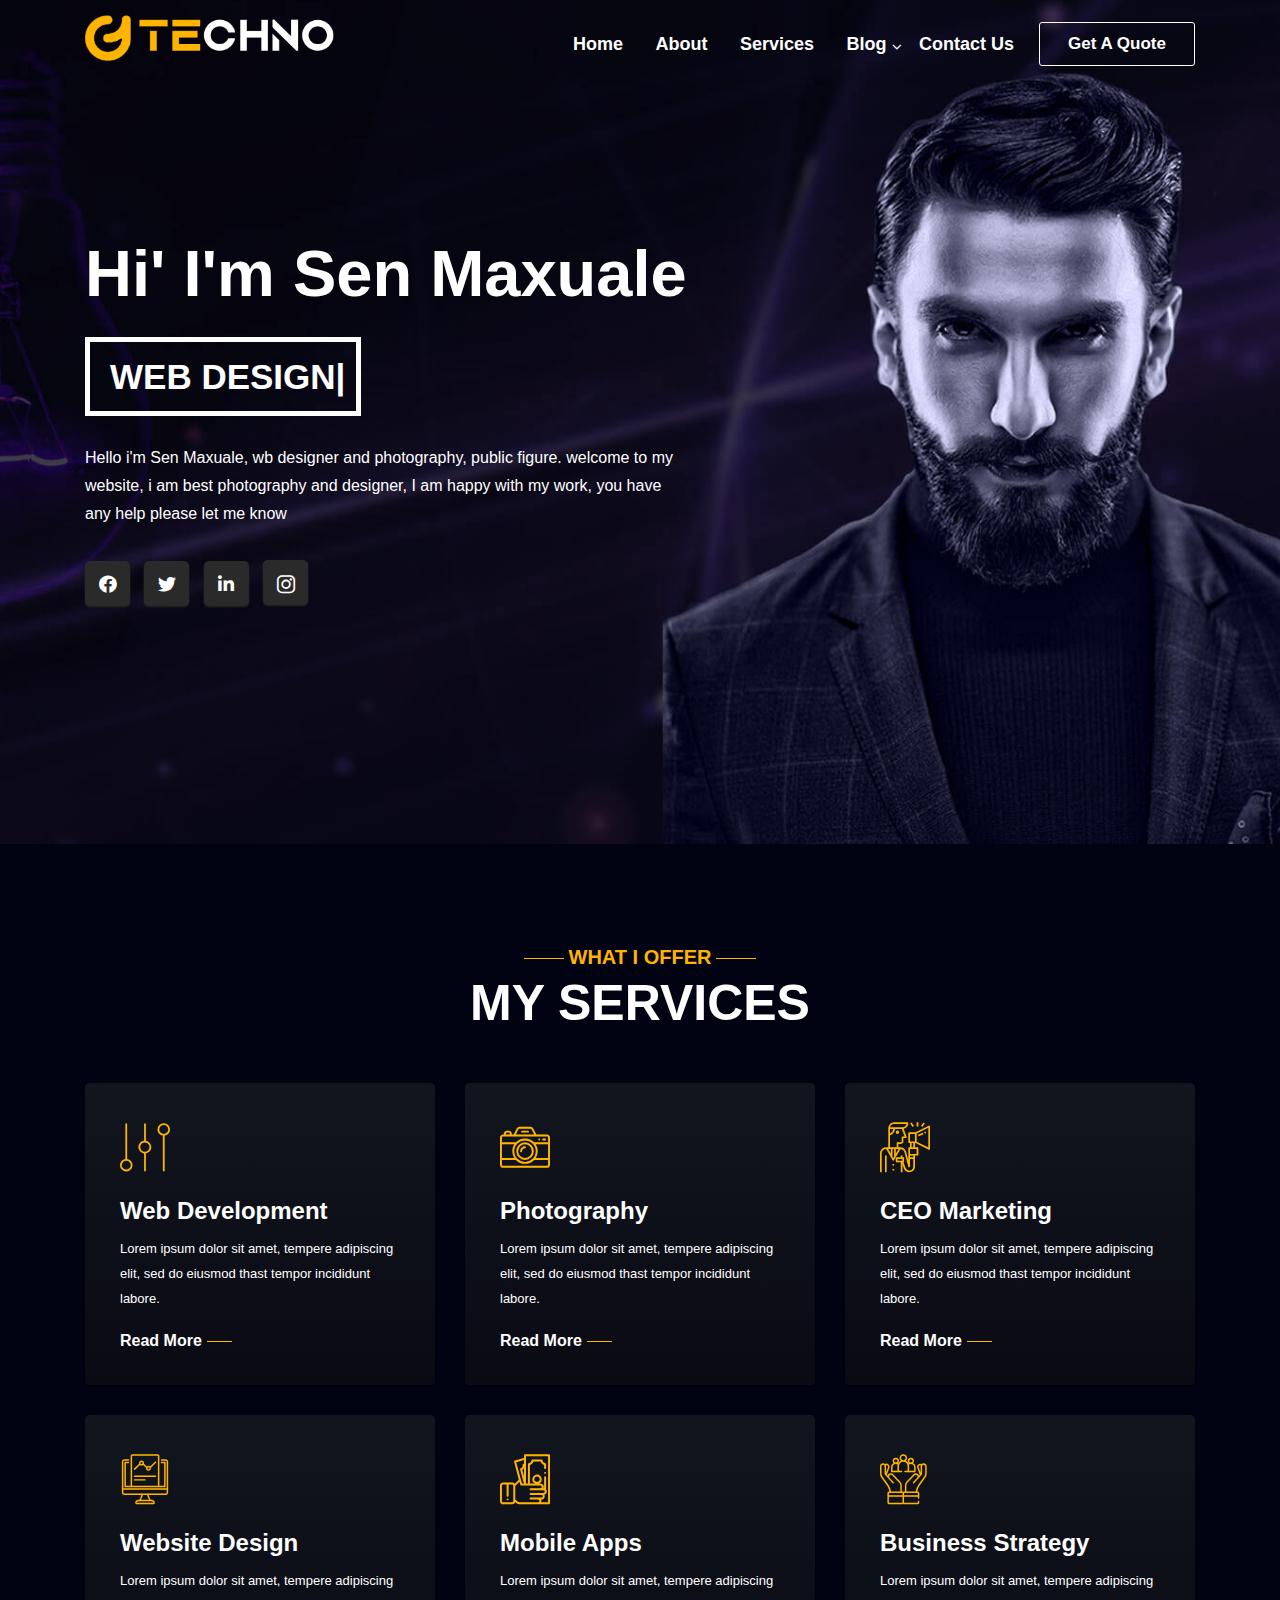
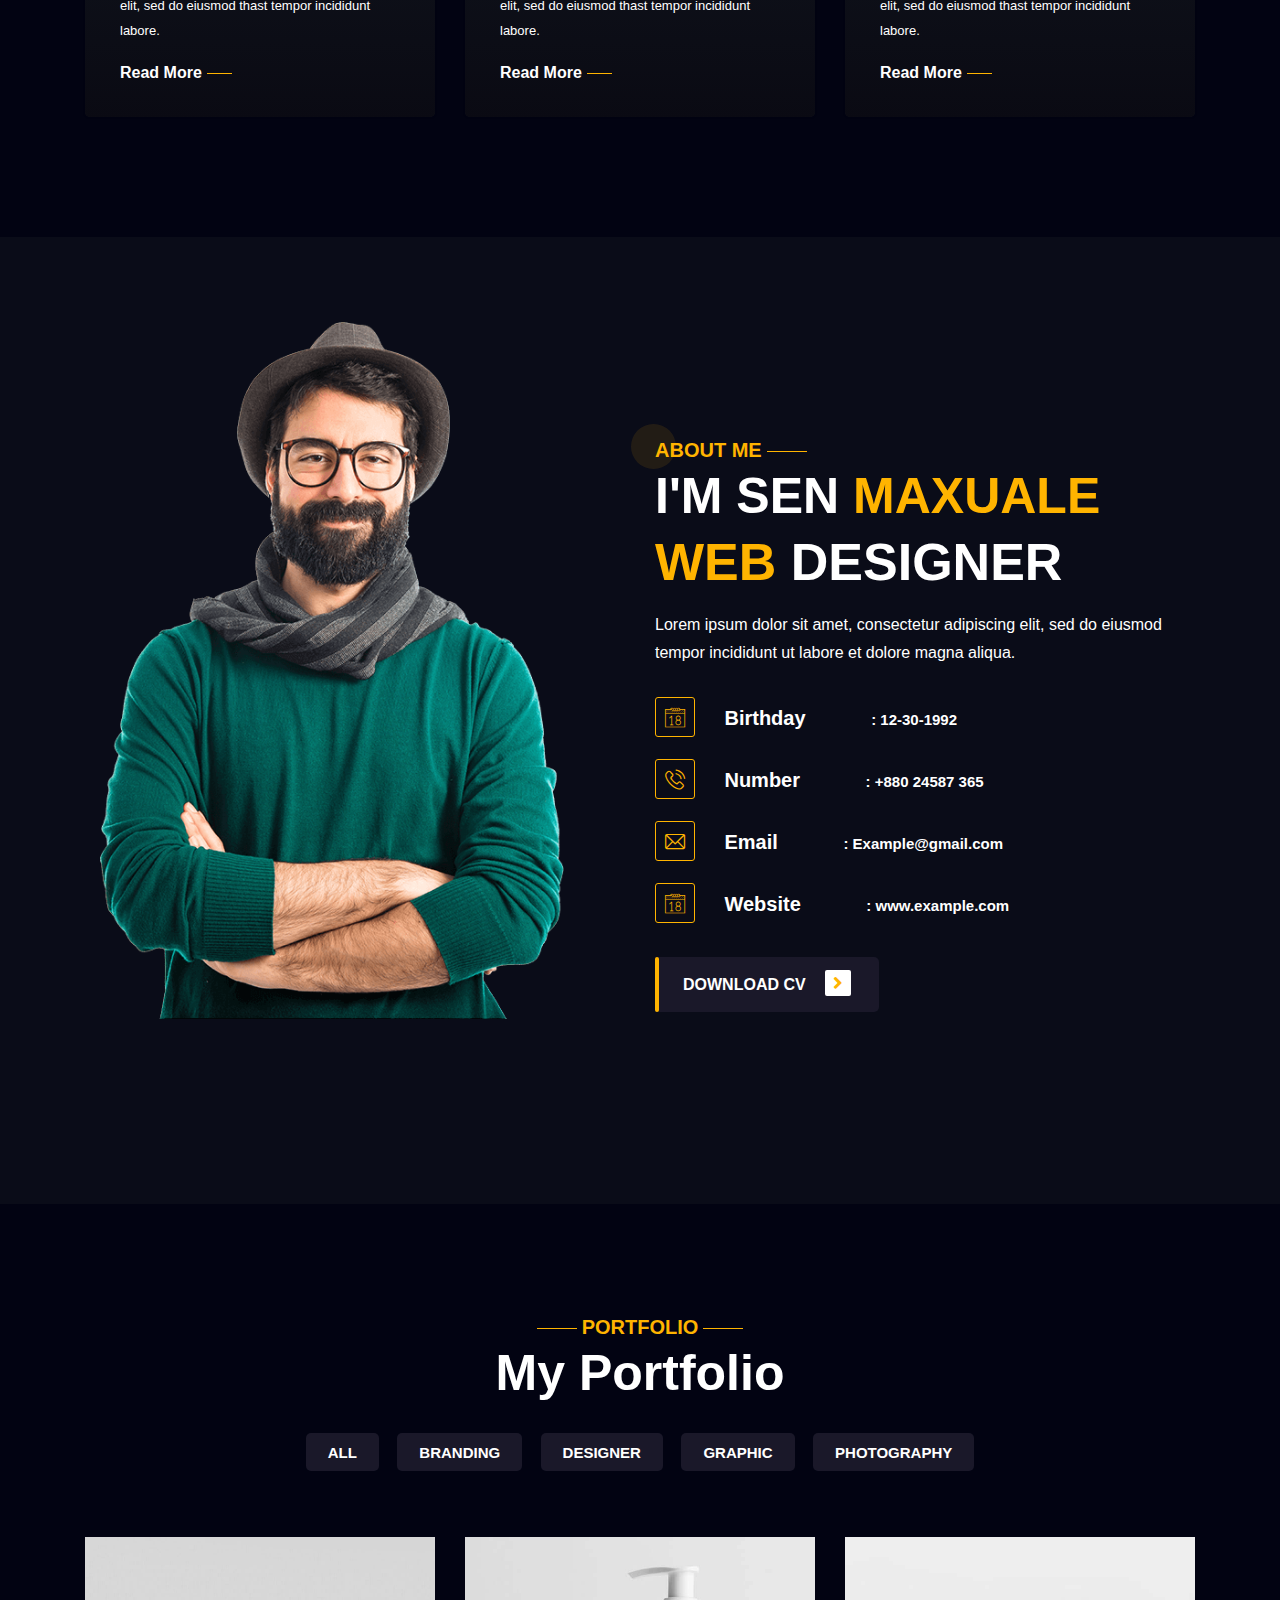
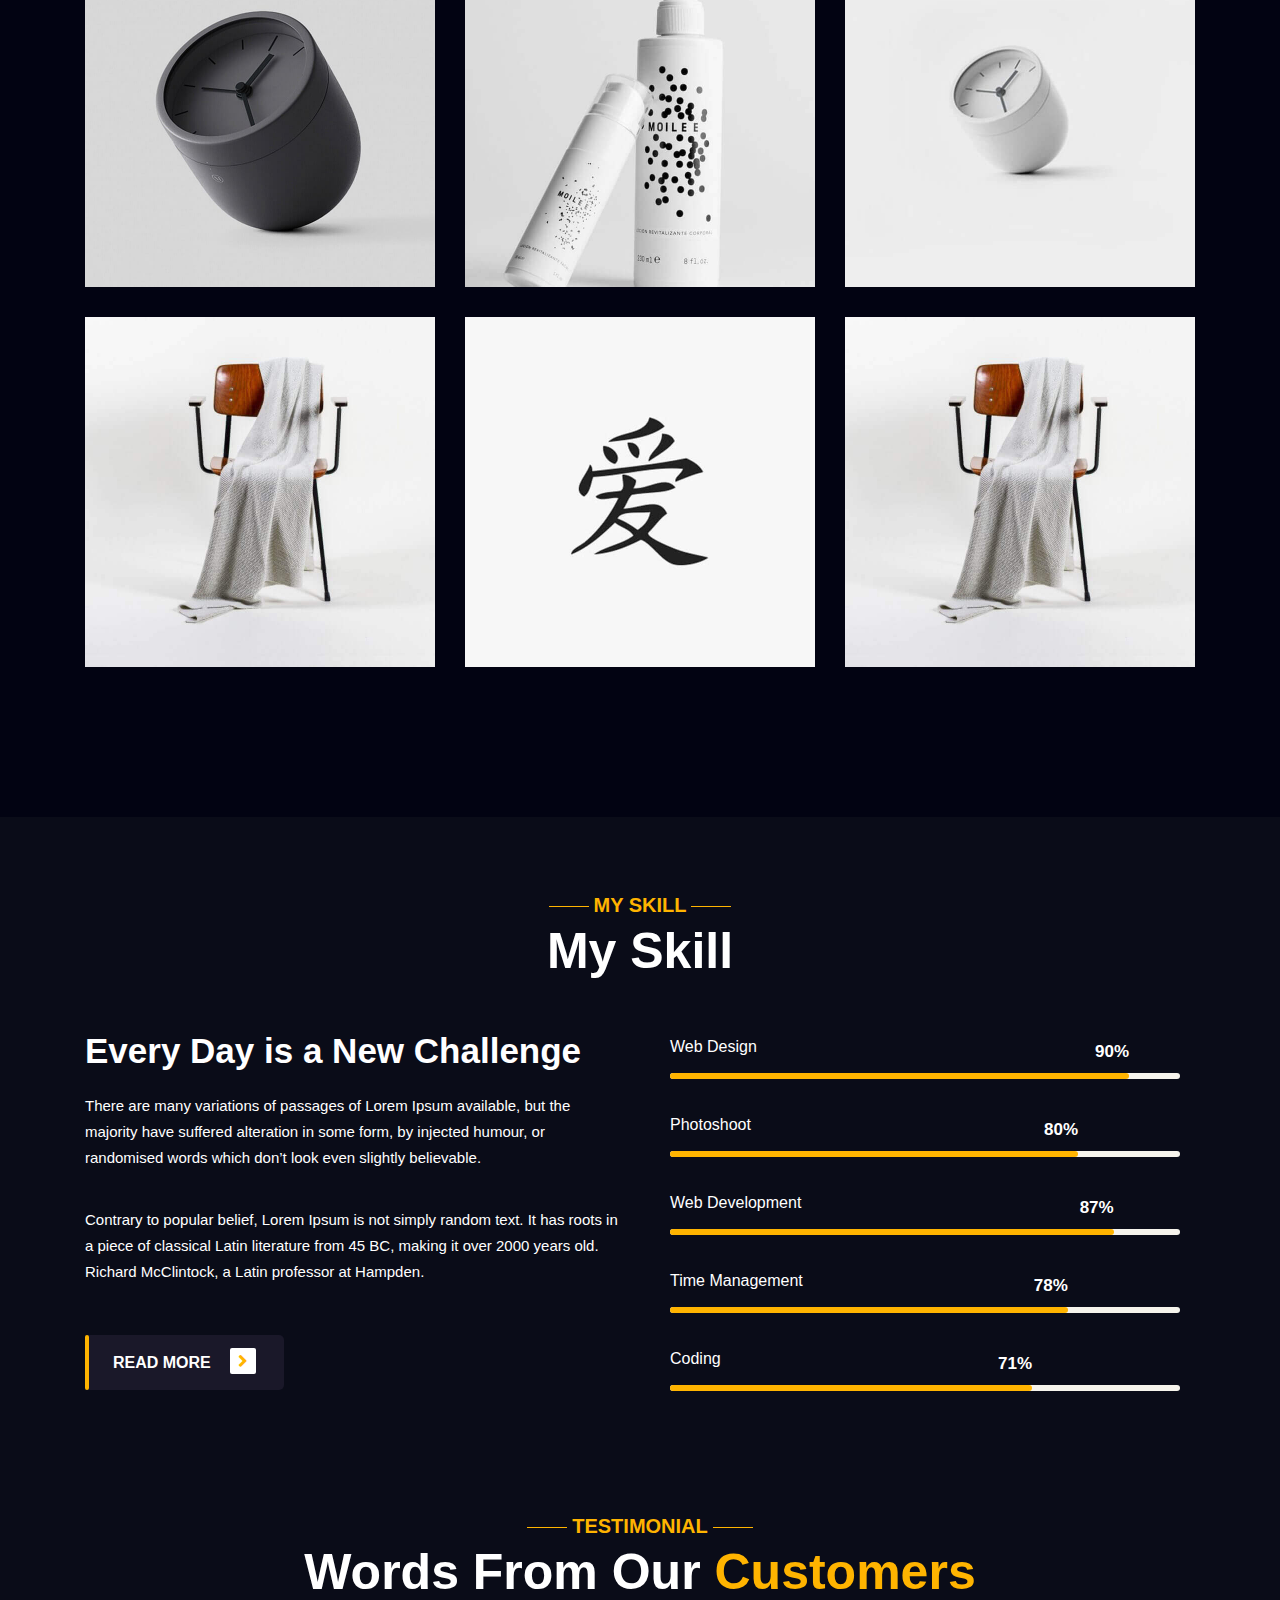
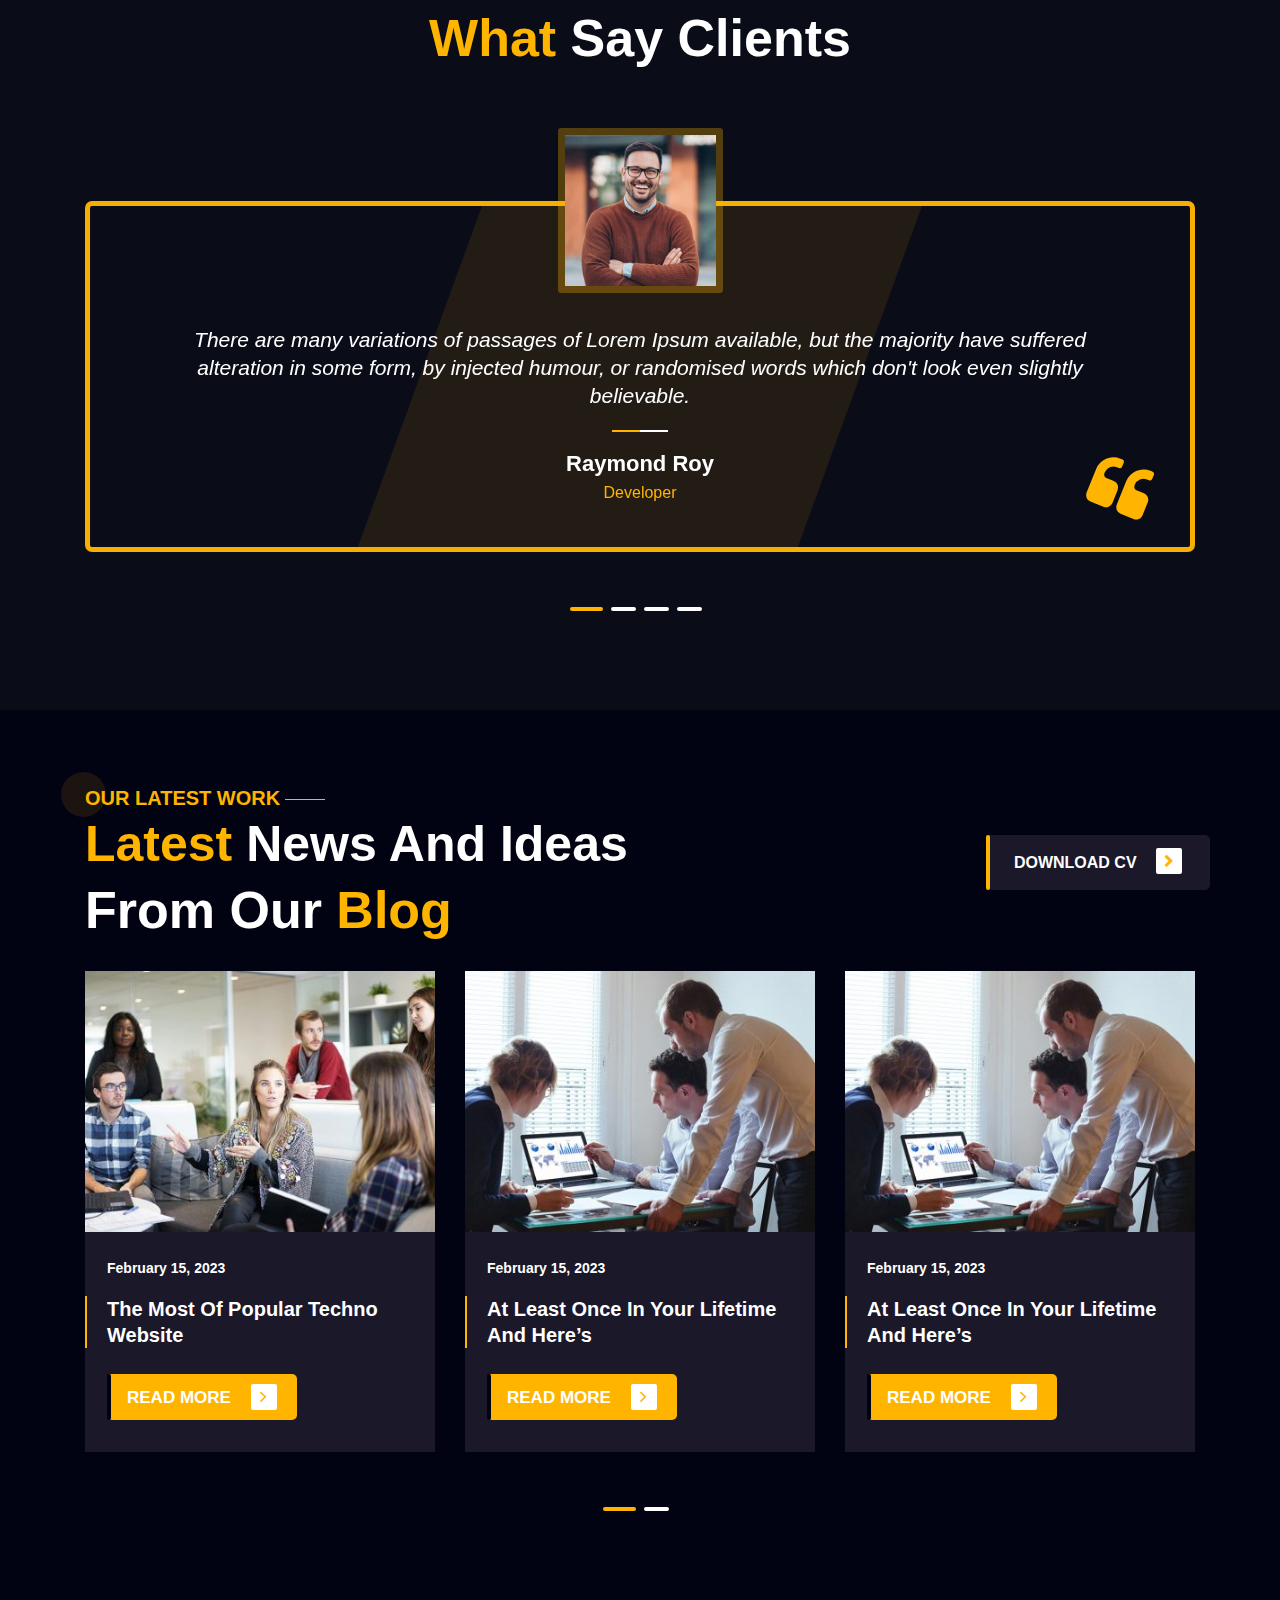
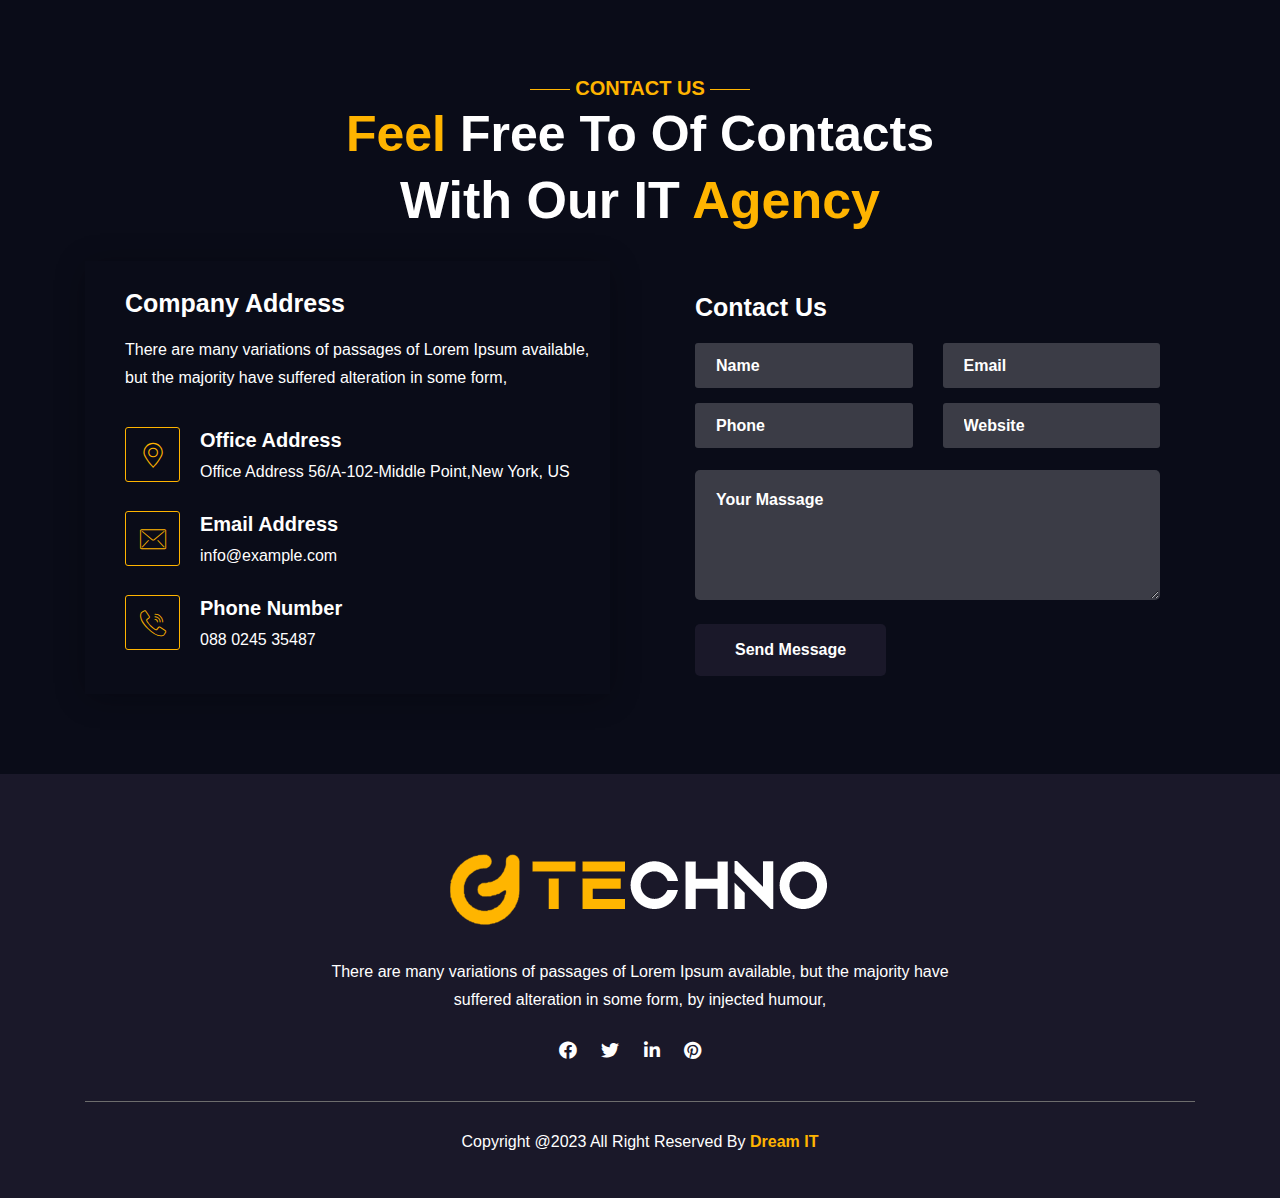
<file: index.htm>
﻿<!DOCTYPE HTML>
<html lang="en-US">
<head>
	<meta charset="UTF-8">
	<meta http-equiv="x-ua-compatible" content="ie=edge">
	<title>techno-personal</title>
	<meta name="description" content="">
	<meta name="viewport" content="width=device-width, initial-scale=1">
	<!-- Favicon -->
	<link rel="icon" type="image/png" sizes="56x56" href="assets/images/fav-icon/icon.png">
	<!-- bootstrap CSS -->
	<link rel="stylesheet" href="assets/css/bootstrap.min.css" type="text/css" media="all">
	<!-- carousel CSS -->
	<link rel="stylesheet" href="assets/css/owl.carousel.min.css" type="text/css" media="all">	

	<!-- nivo-slider CSS -->
	<link rel="stylesheet" href="assets/css/nivo-slider.css" type="text/css" media="all">
	<!-- animate CSS -->
	<link rel="stylesheet" href="assets/css/animate.css" type="text/css" media="all">	
	<!-- animated-text CSS -->
	<link rel="stylesheet" href="assets/css/animated-text.css" type="text/css" media="all">	
	<!-- font-awesome CSS -->
	<link rel="stylesheet" href="assets/css/all.min.css" type="text/css" media="all">	
	<!-- font-flaticon CSS -->
	<link rel="stylesheet" href="assets/css/flaticon.css" type="text/css" media="all">	
	<!-- theme-default CSS -->
	<link rel="stylesheet" href="assets/css/theme-default.css" type="text/css" media="all">	
	<!-- meanmenu CSS -->
	<link rel="stylesheet" href="assets/css/meanmenu.min.css" type="text/css" media="all">	
	<link rel="stylesheet" href="assets/css/font-awesome.min.css" type="text/css" media="all">	
	<!-- Main Style CSS -->
	<link rel="stylesheet" href="assets/css/style.css" type="text/css" media="all">
	<!-- transitions CSS -->
	<link rel="stylesheet" href="assets/css/owl.transitions.css" type="text/css" media="all">
	<!-- venobox CSS -->
	<link rel="stylesheet" href="venobox/venobox.css" type="text/css" media="all">

	<!-- widget CSS -->
	<link rel="stylesheet" href="assets/css/widget.css" type="text/css" media="all">
	
	<link href='../css?family=Titillium+Web:400,600' rel='stylesheet' type='text/css'>
	<link rel="stylesheet" href="../npm/bootstrap-icons%401.9.1/font/bootstrap-icons.css">
	<!-- responsive CSS -->
	<link rel="stylesheet" href="assets/css/responsive.css" type="text/css" media="all">

</head>
<body>

	<!-- loder -->
    <div class="loader-wrapper">
      <div class="loader"></div>
      <div class="loder-section left-section"></div>
      <div class="loder-section right-section"></div>
    </div>
    

	<div class="main-header">
		<div class="container">
			<div class="row">
				<div class="col-lg-12">
					<div id="sticky-header" class="nav-menu">
						<div class="header-logo">
							<a href="index.html"><img src="assets/images/techno-logo2.png" alt=""></a>
							<a class="main_sticky" href="index.html"><img src="assets/images/techno-logo2.png" alt=""></a>
						</div>
						<div class="heder-menu">
							<ul>
								<li><a href="index.html">home </a></li>
								<li><a href="about.html">about </a></li>
								<li><a href="service.html">services</a></li>
								<li class="icon"><a href="#">blog </a>
									<div class="sub-menu">
										<ul>
											<li><a href="blog-grid.html">Blog grid</a></li>
											<li><a href="blog-list.html">Blog list</a></li>
										</ul>
									</div>
								</li>		
								<li><a href="contact.html">contact us</a></li>	
							</ul>
						</div>
						<div class="header-button">
							<a href="#">Get A Quote</a>
						</div>
					</div>
				</div>
			</div>
		</div>
	</div>
<!-- ============================================================== -->
<!-- Start - Mobile-Menu- Section -->
<!-- ============================================================= -->
<div class="mobile-menu-area d-sm-block d-md-block d-lg-none ">
	<div class="mobile-menu">
		<nav class="itsoft_menu">
			<ul class="nav_scroll">
				<li><a href="index.html">home </a></li>
				<li><a href="about.html">about </a></li>
				<li><a href="service.html">services</a></li>
				<li class="icon"><a href="#">blog </a>
					<div class="sub-menu">
						<ul>
							<li><a href="blog-grid.html">Blog grid</a></li>
							<li><a href="blog-list.html">Blog list</a></li>
						</ul>
					</div>
				</li>		
				<li><a href="contact.html">contact us</a></li>	
			</ul>
		</nav>
	</div>
</div>
<!-- ============================================================== -->
<!-- Start -slider-area -->
<!-- ============================================================= -->
<div class="slider-area d-flex align-items-center">
	<div class="container">
		<div class="row d-flex align-items-center">
		<div class="col-lg-12">
			<div class="single-slider-box">
				<div class="slider-content">
					<div class="slider-title">
						<div class="slider-title">
							<h2>Hi' I'm Sen Maxuale</h2>
							<h1><br><span class="ityped"></span></h1>
						</div>
						<p>Hello i'm Sen Maxuale, wb designer and photography, public figure. welcome to my website, i am best photography and designer, I am happy with my work, you have any help please let me know</p>
					</div>
				</div>
				<div class="slider-icon">
					<ul>
						<li><a href="#"><i class="fab fa-facebook-f"></i></a></li>
						<li><a href="#"><i class="fab fa-twitter"></i></a></li>
						<li><a href="#"><i class="fab fa-linkedin-in"></i></a></li>
						<li><a href="#"><i class="flaticon flaticon-instagram-logo"></i></a></li>
					</ul>
				</div>
			</div>
		</div>
	</div>
</div>
</div>

<!--==================================================-->
<!-- Start service Area -->
<!--==================================================-->
<div class="service-area">
	<div class="container">
		<div class="row">
			<div class="col-lg-12">
				<div class="section-title">
					<div class="sub-title">
						<h5>WHAT I OFFER</h5>
						<h3>MY SERVICES</h3>
					</div>
				</div>
			</div>
		</div>
		<div class="row fjjhg">
			<div class="col-lg-4 col-md-6">
				<div class="single-service-box">
					<div class="service-icon">
						<i class="flaticon flaticon-adjust"></i>
					</div>
					<div class="service-title">
						<h2>Web Development</h2>
						<p>Lorem ipsum dolor sit amet, tempere adipiscing elit, sed do eiusmod thast tempor incididunt labore.</p>
					</div>
					<div class="service-button">
						<a href="#">Read more</a>
					</div>
				</div>
			</div>
			<div class="col-lg-4 col-md-6">
				<div class="single-service-box">
					<div class="service-icon">
						<i class="flaticon flaticon-camera"></i>
					</div>
					<div class="service-title">
						<h2>Photography</h2>
						<p>Lorem ipsum dolor sit amet, tempere adipiscing elit, sed do eiusmod thast tempor incididunt labore.</p>
					</div>
					<div class="service-button">
						<a href="#">Read more</a>
					</div>
				</div>
			</div>
			<div class="col-lg-4 col-md-6">
				<div class="single-service-box">
					<div class="service-icon">
						<i class="flaticon flaticon-advertising"></i>
					</div>
					<div class="service-title">
						<h2>CEO Marketing</h2>
						<p>Lorem ipsum dolor sit amet, tempere adipiscing elit, sed do eiusmod thast tempor incididunt labore.</p>
					</div>
					<div class="service-button">
						<a href="#">Read more</a>
					</div>
				</div>
			</div>
			<div class="col-lg-4 col-md-6">
				<div class="single-service-box">
					<div class="service-icon">
						<i class="flaticon flaticon-analytics"></i>
					</div>
					<div class="service-title">
						<h2>Website Design</h2>
						<p>Lorem ipsum dolor sit amet, tempere adipiscing elit, sed do eiusmod thast tempor incididunt labore.</p>
					</div>
					<div class="service-button">
						<a href="#">Read more</a>
					</div>
				</div>
			</div>
			<div class="col-lg-4 col-md-6">
				<div class="single-service-box">
					<div class="service-icon">
						<i class="flaticon flaticon-money"></i>
					</div>
					<div class="service-title">
						<h2>Mobile Apps</h2>
						<p>Lorem ipsum dolor sit amet, tempere adipiscing elit, sed do eiusmod thast tempor incididunt labore.</p>
					</div>
					<div class="service-button">
						<a href="#">Read more</a>
					</div>
				</div>
			</div>
			<div class="col-lg-4 col-md-6">
				<div class="single-service-box">
					<div class="service-icon">
						<i class="flaticon flaticon-care"></i>
					</div>
					<div class="service-title">
						<h2>Business Strategy</h2>
						<p>Lorem ipsum dolor sit amet, tempere adipiscing elit, sed do eiusmod thast tempor incididunt labore.</p>
					</div>
					<div class="service-button">
						<a href="#">Read more</a>
					</div>
				</div>
			</div>
		</div>
	</div>
</div>
<!--==================================================-->
<!-- Start about-area Area -->
<!--==================================================-->
<div class="about-area">
	<div class="container">
		<div class="row">
			<div class="col-lg-6">
				<div class="about-single-box">
					<div class="about-thumb">
						<img src="assets/images/about.png" alt="">
					</div>
				</div>
			</div>
			<div class="col-lg-6">
				<div class="single-about-box">
					<div class="section-title">
						<div class="sub-title">
							<h5>ABOUT ME</h5>
							<h3>I'M SEN <span> MAXUALE</span></h3>
							<h2><span>WEB </span> DESIGNER</h2>
							<p>Lorem ipsum dolor sit amet, consectetur adipiscing elit, sed do eiusmod tempor incididunt ut labore et dolore magna aliqua.</p>
						</div>
					</div>
					<div class="main-icon-box">
						<div class="icon-box">
							<i class="flaticon flaticon-calendar"></i>
						</div> 
						<div class="icon-title">
							<h2>Birthday <span>: 12-30-1992</span></h2>
						</div>
					</div>
					<div class="main-icon-box">
						<div class="icon-box">
							<i class="flaticon flaticon-phone-call"></i>
						</div> 
						<div class="icon-title">
							<h2>Number <span> : +880 24587 365</span></h2>
						</div>
					</div>
					<div class="main-icon-box">
						<div class="icon-box">
							<i class="flaticon flaticon-mail"></i>
						</div> 
						<div class="icon-title">
							<h2>Email <span> : Example@gmail.com</span></h2>
						</div>
					</div>
					<div class="main-icon-box">
						<div class="icon-box">
							<i class="flaticon flaticon-calendar"></i>
						</div> 
						<div class="icon-title">
							<h2>Website <span> : www.example.com</span></h2>
						</div>
					</div>
					<div class="about-button">
						<a href="#">Download CV	 <i class="fas fa-angle-right"></i></a>
					</div>
				</div>
			</div>
		</div>
	</div>
</div>
<!--==================================================-->
<!-- Start  portfolio Area -->
<!--==================================================-->
<div class="portfolio_area">
	<div class="container">
		<div class="row">
			<div class="col-lg-12 col-sm-12">
				<div class="section-title">
						<div class="sub-title">
							<h5>Portfolio</h5>
							<h3>My Portfolio</h3>
						</div>
					</div>
				<div class="portfolio_nav text-center">
					<div class="portfolio_menu">
						<ul class="menu-filtering">
							<li class="current_menu_item" data-filter="*">all</li>
							<li data-filter=".physics">Branding</li>
							<li data-filter=".cemes">Designer</li>
							<li data-filter=".math">Graphic</li>
							<li data-filter=".physics">Photography</li>
						</ul>
					</div>
				</div>
			</div>
		</div>
		<div class="row image_load">
			<div class="col-lg-4 col-md-6 col-sm-12 grid-item physics cemes">
				<div class="single_portfolio">
					<div class="single_portfolio_thumb">
						<img src="assets/images/p8.jpg" alt="">
						<div class="single_portfolio_content">
							<span>Graphics design</span>
							<h3><a href="portfolio-details.html">Shaker Mockup</a></h3>
						</div>
					</div>
				</div>
			</div>
			<div class="col-lg-4 col-md-6 col-sm-12 grid-item biology cemes math">
				<div class="single_portfolio">
					<div class="single_portfolio_thumb">
						<img src="assets/images/p2.jpg" alt="">
						<div class="single_portfolio_content">
							<span>Graphics design</span>
							<h3><a href="portfolio-details.html">Product Marketing</a></h3>
						</div>
					</div>
				</div>
			</div>
			<div class="col-lg-4 col-md-6 col-sm-12 grid-item math english">
				<div class="single_portfolio">
					<div class="single_portfolio_thumb">
						<img src="assets/images/p3.jpg" alt="">
						<div class="single_portfolio_content">
							<span>Graphics design</span>
							<h3><a href="portfolio-details.html">Logo Designer</a></h3>
						</div>
					</div>
				</div>
			</div>
			<div class="col-lg-4 col-md-6 col-sm-12 grid-item engi biology math">
				<div class="single_portfolio">
					<div class="single_portfolio_thumb">
						<img src="assets/images/p5.jpg" alt="">
						<div class="single_portfolio_content">
							<span>Graphics design</span>
							<h3><a href="portfolio-details.html">Globe Design</a></h3>
						</div>
					</div>
				</div>
			</div>
			<div class="col-lg-4 col-md-6 col-sm-12 grid-item physics">
				<div class="single_portfolio">
					<div class="single_portfolio_thumb">
						<img src="assets/images/p4.jpg" alt="">
						<div class="single_portfolio_content">
							<span>Graphics design</span>
							<h3><a href="portfolio-details.html">Shopping Mohole</a></h3>
						</div>
					</div>
				</div>
			</div>
			<div class="col-lg-4 col-md-6 col-sm-12 grid-item cemes">
				<div class="single_portfolio">
					<div class="single_portfolio_thumb">
						<img src="assets/images/p5.jpg" alt="">
						<div class="single_portfolio_content">
							<span>Graphics design</span>
							<h3><a href="portfolio-details.html">Digital Agency</a></h3>
						</div>
					</div>
				</div>
			</div>
		</div>
	</div>
</div>
<!--==================================================-->
<!-- Start skill strat Area -->
<!--==================================================-->
<div class="skill-section">
	<div class="container">
		<div class="row">
			<div class="col-lg-12">
				<div class="section-title">
					<div class="sub-title">
						<h5>My SKILL</h5>
						<h3>My Skill</h3>
					</div>
				</div>
			</div>
		</div>
		<div class="row">
			<div class="col-lg-6">
				<div class="single-skill-box">
					<div class="skill-title">
						<h2>Every Day is a New Challenge</h2>
						<p>There are many variations of passages of Lorem Ipsum available, but the majority have suffered alteration in some form, by injected humour, or randomised words which don’t look even slightly believable.</p>
						<p>Contrary to popular belief, Lorem Ipsum is not simply random text. It has roots in a piece of classical Latin literature from 45 BC, making it over 2000 years old. Richard McClintock, a Latin professor at Hampden.</p>
					</div>
					<div class="skil-button">
						<a href="#">Read more <i class="fas fa-angle-right"></i></a>
					</div>
				</div>
			</div>
			<div class="col-lg-6">
				<div class="single-skill-box">
					<div class="col-lg-12 col-md-12 col-sm-12">
						<div class="prossess-ber-plugin">
							<span class="prosses-bar">Web Design</span>
							<div id="bar1" class="barfiller">
								<div class="tipWrap">
									<span class="tip"></span>
								</div>
								<span class="fill my-class" data-percentage="90"></span>
							</div>
							<span class="prosses-bar">Photoshoot</span>
							<div id="bar2" class="barfiller">
								<div class="tipWrap">
									<span class="tip"></span>
								</div>
								<span class="fill my-class3" data-percentage="80"></span>
							</div>
							<span class="prosses-bar">Web Development</span>
							<div id="bar3" class="barfiller">
								<div class="tipWrap">
									<span class="tip"></span>
								</div>
								<span class="fill my-class3" data-percentage="87"></span>
							</div>
							<span class="prosses-bar">Time Management</span>
							<div id="bar4" class="barfiller">
								<div class="tipWrap">
									<span class="tip"></span>
								</div>
								<span class="fill my-class3" data-percentage="78"></span>
							</div>
							<span class="prosses-bar">Coding</span>
							<div id="bar5" class="barfiller">
								<div class="tipWrap">
									<span class="tip"></span>
								</div>
								<span class="fill my-class3" data-percentage="71"></span>
							</div>
						</div>
					</div>
				</div>
			</div>
		</div>
	</div>
</div>
<!--==================================================-->
<!-- Start testimonial Area -->
<!--==================================================-->
<div class="testimonial-area">
	<div class="container">
		<div class="row">
			<div class="section-title">
				<div class="sub-title">
					<h5>TESTIMONIAL</h5>
					<h3>Words From Our <span> Customers</span></h3>
					<h2><span>What  </span>  Say Clients</h2>
				</div>
			</div>
		</div>
		<div class="row animat">
			<div class="owl-carousel testi_list">
				<div class="col-lg-12">
					<div class="testi-single-box">
						<div class="testi-text">
							<p>
							There are many variations of passages of Lorem Ipsum available, but the majority have suffered alteration in some form, by injected humour, or randomised words which don't look even slightly believable.</p>
							<h2>Raymond Roy</h2>
							<span>Developer</span>
						</div>
						<div class="testi-thumb">
							<img src="assets/images/testi2.jpg" alt="">
						</div>
					</div>
				</div>
				<div class="col-lg-12">
					<div class="testi-single-box">
						<div class="testi-text">
							<p>
							There are many variations of passages of Lorem Ipsum available, but the majority have suffered alteration in some form, by injected humour, or randomised words which don't look even slightly believable.</p>
							<h2>Madison</h2>
							<span>Developer</span>
						</div>
						<div class="testi-thumb">
							<img src="assets/images/testi3.jpg" alt="">
						</div>
					</div>
				</div>
				<div class="col-lg-12">
					<div class="testi-single-box">
						<div class="testi-text">
							<p>
							There are many variations of passages of Lorem Ipsum available, but the majority have suffered alteration in some form, by injected humour, or randomised words which don't look even slightly believable.</p>
							<h2>Christopher </h2>
							<span>Developer</span>
						</div>
						<div class="testi-thumb">
							<img src="assets/images/testi1.jpg" alt="">
						</div>
					</div>
				</div>
				<div class="col-lg-12">
					<div class="testi-single-box">
						<div class="testi-text">
							<p>
							There are many variations of passages of Lorem Ipsum available, but the majority have suffered alteration in some form, by injected humour, or randomised words which don't look even slightly believable.</p>
							<h2>Raymond Roy</h2>
							<span>Developer</span>
						</div>
						<div class="testi-thumb">
							<img src="assets/images/testi3.jpg" alt="">
						</div>
					</div>
				</div>
			</div>
		</div>
	</div>
</div>
<!--==================================================-->
<!-- Start blog Area -->
<!--==================================================-->
<div class="blog-area">
	<div class="container">
		<div class="row">
			<div class="col-lg-12">
				<div class="section-title">
					<div class="sub-title">
						<h5>OUR LATEST WORK</h5>
						<h3><span>Latest</span> News And Ideas</h3>
						<h2> From Our <span>Blog</span></h2>
					</div>
				</div>
				<div class="blog-button">
					<a href="#">Download CV	 <i class="fas fa-angle-right"></i></a>
				</div>
			</div>
		</div>
		<div class="row">
			<div class="owl-carousel blog_list">
			<div class="col-lg-12">
				<div class="blog-single-box">
					<div class="blog-thumb">
						<img src="assets/images/blog1.jpg" alt="">
					</div>
					<div class="blog-content">
						<div class="blog-title">
							<span>February 15, 2023</span>
							<h2><a href="blog-details.html">The Most Of Popular Techno Website</a></h2>
						</div>
						<div class="blog-btn">
							<a href="#">Read more <i class="fa fa-angle-right"></i></a>
						</div>
					</div>
				</div>
			</div>
			<div class="col-lg-12">
				<div class="blog-single-box">
					<div class="blog-thumb">
						<img src="assets/images/blog4.jpg" alt="">
					</div>
					<div class="blog-content">
						<div class="blog-title">
							<span>February 15, 2023</span>
							<h2><a href="blog-details.html">At Least Once In Your Lifetime And Here’s</a></h2>
						</div>
						<div class="blog-btn">
							<a href="#">Read more <i class="fa fa-angle-right"></i></a>
						</div>
					</div>
				</div>
			</div>
			<div class="col-lg-12">
				<div class="blog-single-box">
					<div class="blog-thumb">
						<img src="assets/images/blog4.jpg" alt="">
					</div>
					<div class="blog-content">
						<div class="blog-title">
							<span>February 15, 2023</span>
							<h2><a href="blog-details.html">At Least Once In Your Lifetime And Here’s</a></h2>
						</div>
						<div class="blog-btn">
							<a href="#">Read more <i class="fa fa-angle-right"></i></a>
						</div>
					</div>
				</div>
			</div>
			<div class="col-lg-12">
				<div class="blog-single-box">
					<div class="blog-thumb">
						<img src="assets/images/blog5.jpg" alt="">
					</div>
					<div class="blog-content">
						<div class="blog-title">
							<span>February 15, 2023</span>
							<h2><a href="blog-details.html">At Least Once In Your Lifetime And Here’s</a></h2>
						</div>
						<div class="blog-btn">
							<a href="#">Read more <i class="fa fa-angle-right"></i></a>
						</div>
					</div>
				</div>
			</div>
			<div class="col-lg-12">
				<div class="blog-single-box">
					<div class="blog-thumb">
						<img src="assets/images/blog6.jpg" alt="">
					</div>
					<div class="blog-content">
						<div class="blog-title">
							<span>February 15, 2023</span>
							<h2><a href="blog-details.html">At Least Once In Your Lifetime And Here’s</a></h2>
						</div>
						<div class="blog-btn">
							<a href="#">Read more <i class="fa fa-angle-right"></i></a>
						</div>
					</div>
				</div>
			</div>
			</div>
		</div>
	</div>
</div>
<!--==================================================-->
<!-- Start contact Area -->
<!--==================================================-->
<div class="contact-area">
	<div class="container">
		<div class="row">
			<div class="col-lg-12">
				<div class="section-title">
					<div class="sub-title">
						<h5>CONTACT US</h5>
						<h3><span>Feel </span>Free To Of Contacts</h3>
						<h2>With Our IT <span>Agency</span></h2>
					</div>
				</div>
			</div>
		</div>
		<div class="row">
			<div class="col-lg-6">
				<div class="single-contact-box">
					<div class="contact-title">
						<h2>Company Address</h2>
						<p>There are many variations of passages of Lorem Ipsum available, but the majority have suffered alteration in some form,</p>
					</div>
					<div class="icon-box">
						<div class="contact-icon">
							<i class="flaticon flaticon-placeholder-1"></i>
						</div>
						<div class="icon-box-content">
							<h2>Office Address</h2>
							<span>Office Address 56/A-102-Middle Point,New York, US</span>
						</div>
					</div>
					<div class="icon-box">
						<div class="contact-icon">
							<i class="flaticon flaticon-email"></i>
						</div>
						<div class="icon-box-content">
							<h2>Email Address</h2>
							<span>info@example.com</span>
						</div>
					</div>
					<div class="icon-box">
						<div class="contact-icon">
							<i class="flaticon flaticon-call"></i>
						</div>
						<div class="icon-box-content">
							<h2>Phone Number</h2>
							<span>088 0245 35487</span>
						</div>
					</div>
				</div>
			</div>
			<div class="col-lg-6">
				<div class="single-contact-box upper">
					<div class="contact-title">
						<h3>Contact Us</h3>
					</div>
					<form action="https://formspree.io/f/myyleorq" method="POST" id="dreamit-form">
						<div class="row">
							<div class="col-lg-6">
								<div class="form_box">
									<input type="text" name="name" placeholder="Name">
								</div>
							</div>
							<div class="col-lg-6">
								<div class="form_box">
									<input type="text" name="email" placeholder="Email">
								</div>
							</div>
							<div class="col-lg-6">
								<div class="form_box">
									<input type="text" name="Phone" placeholder="Phone">
								</div>
							</div>
							<div class="col-lg-6">
								<div class="form_box">
									<input type="text" name="Website" placeholder="Website">
								</div>
							</div>
							<div class="col-lg-12 col-md-12">
								<div class="form_box">
									<textarea name="massage" id="massage" cols="30" rows="10" placeholder="Your Massage"></textarea>
								</div>
								<div class="form-button">
									<button type="submit">Send Message</button>
								</div>
							</div>
						</div>
					</form>
					<div id="status"></div>
				</div>
			</div>
		</div>
	</div>
</div>
<!--==================================================-->
<!-- Start footer Area -->
<!--==================================================-->
<div class="footer-area">
	<div class="container">
		<div class="row">
			<div class="col-lg-12">
				<div class="footer-single-box">
					<div class="footer-logo">
						<img src="assets/images/techno-logo2.png" alt="">
					</div>
					<div class="footer-text">
						<p>There are many variations of passages of Lorem Ipsum available, but the majority have suffered alteration in some form, by injected humour,</p>
					</div>
					<div class="footer-icon">
						<ul>
							<li><a href="#"><i class="fab fa-facebook"></i></a></li>
							<li><a href="#"><i class="fab fa-twitter"></i></a></li>
							<li><a href="#"><i class="fab fa-linkedin-in"></i></a></li>
							<li><a href="#"><i class="fab fa-pinterest"></i></a></li>
						</ul>
					</div>
				</div>
			</div>
		</div>
		<div class="row bottom">
			<div class="col-lg-12">
				<div class="copy-right-area">
					<div class="copy-right-text">
						<h4>Copyright @2023 All Right Reserved By <a href="#">Dream IT</a></h4>
					</div>
				</div>
			</div>
		</div>
	</div>
</div>

<!--==================================================-->
<!-- Start scroll strat Area -->
<!--==================================================-->
<!-- scroll strat============  -->
<div class="scroll-area">
	<div class="top-wrap">
		<div class="go-top-btn-wraper">
			<div class="go-top go-top-button">
				<i class="fa fa-angle-double-up" aria-hidden="true"></i>
				<i class="fa fa-angle-double-up" aria-hidden="true"></i>
			</div>
		</div>
	</div>
</div>
<!-- scroll end============  -->



	<!-- jquery js -->	
	<script src="assets/js/vendor/jquery-3.2.1.min.js"></script>
	<!-- bootstrap js -->	
	<script src="assets/js/bootstrap.min.js"></script>
	<!-- carousel js -->
	<script src="assets/js/owl.carousel.min.js"></script>
	<!-- counterup js -->
	<script src="assets/js/jquery.counterup.min.js"></script>
	<!-- waypoints js -->
	<script src="assets/js/waypoints.min.js"></script>
	<!-- wow js -->
	<script src="assets/js/wow.js"></script>
	<!-- imagesloaded js -->
	<script src="assets/js/imagesloaded.pkgd.min.js"></script>
	<!-- venobox js -->
	<script src="venobox/venobox.js"></script>
	<!-- ajax mail js -->
	<script src="assets/js/ajax-mail.js"></script>
	<!--  animated-text js -->	
	<script src="assets/js/animated-text.js"></script>
	<!-- venobox min js -->
	<script src="venobox/venobox.min.js"></script>
	<!-- isotope js -->
	<script src="assets/js/isotope.pkgd.min.js"></script>
	<!-- jquery nivo slider pack js -->
	<script src="assets/js/jquery.nivo.slider.pack.js"></script>
	<!-- jquery meanmenu js -->	
	<script src="assets/js/jquery.meanmenu.js"></script>
	<script src="assets/js/popper.min.js"></script>
	<!-- jquery scrollup js -->	
	<script src="assets/js/jquery.scrollUp.js"></script>
	<!-- theme js -->	
	<script src="assets/js/theme.js"></script>
	<script src="assets/js/jquery.barfiller.js"></script>
	<!-- modernizr js -->	
	<script src="assets/js/vendor/modernizr-3.5.0.min.js"></script>
	<script src="../ityped%400.0.10/dist/ityped.min.js"></script>
       <script>
            window.ityped.init(document.querySelector('.ityped'),{
                strings: ['WEB DESIGNE RPUBLIC ', 'FIGUREPHOTOGRAPHY ',],
                loop: true
            })
        </script> 

		<!-- jquery js -->
	



<script>
$(document).ready(function(){

$('.aa').counterUp({
    delay: 10,
    time: 1000
});


});
</script>

	<script>
		(function($) {
    $('.accordion > li:eq(0) a').addClass('active').next().slideDown();

    $('.accordion a').click(function(j) {
        var dropDown = $(this).closest('li').find('p');

        $(this).closest('.accordion').find('p').not(dropDown).slideUp();

        if ($(this).hasClass('active')) {
            $(this).removeClass('active');
        } else {
            $(this).closest('.accordion').find('a.active').removeClass('active');
            $(this).addClass('active');
        }

        dropDown.stop(false, true).slideToggle();

        j.preventDefault();
    });
})(jQuery);
	</script>
	
</body>
</html>
</file>
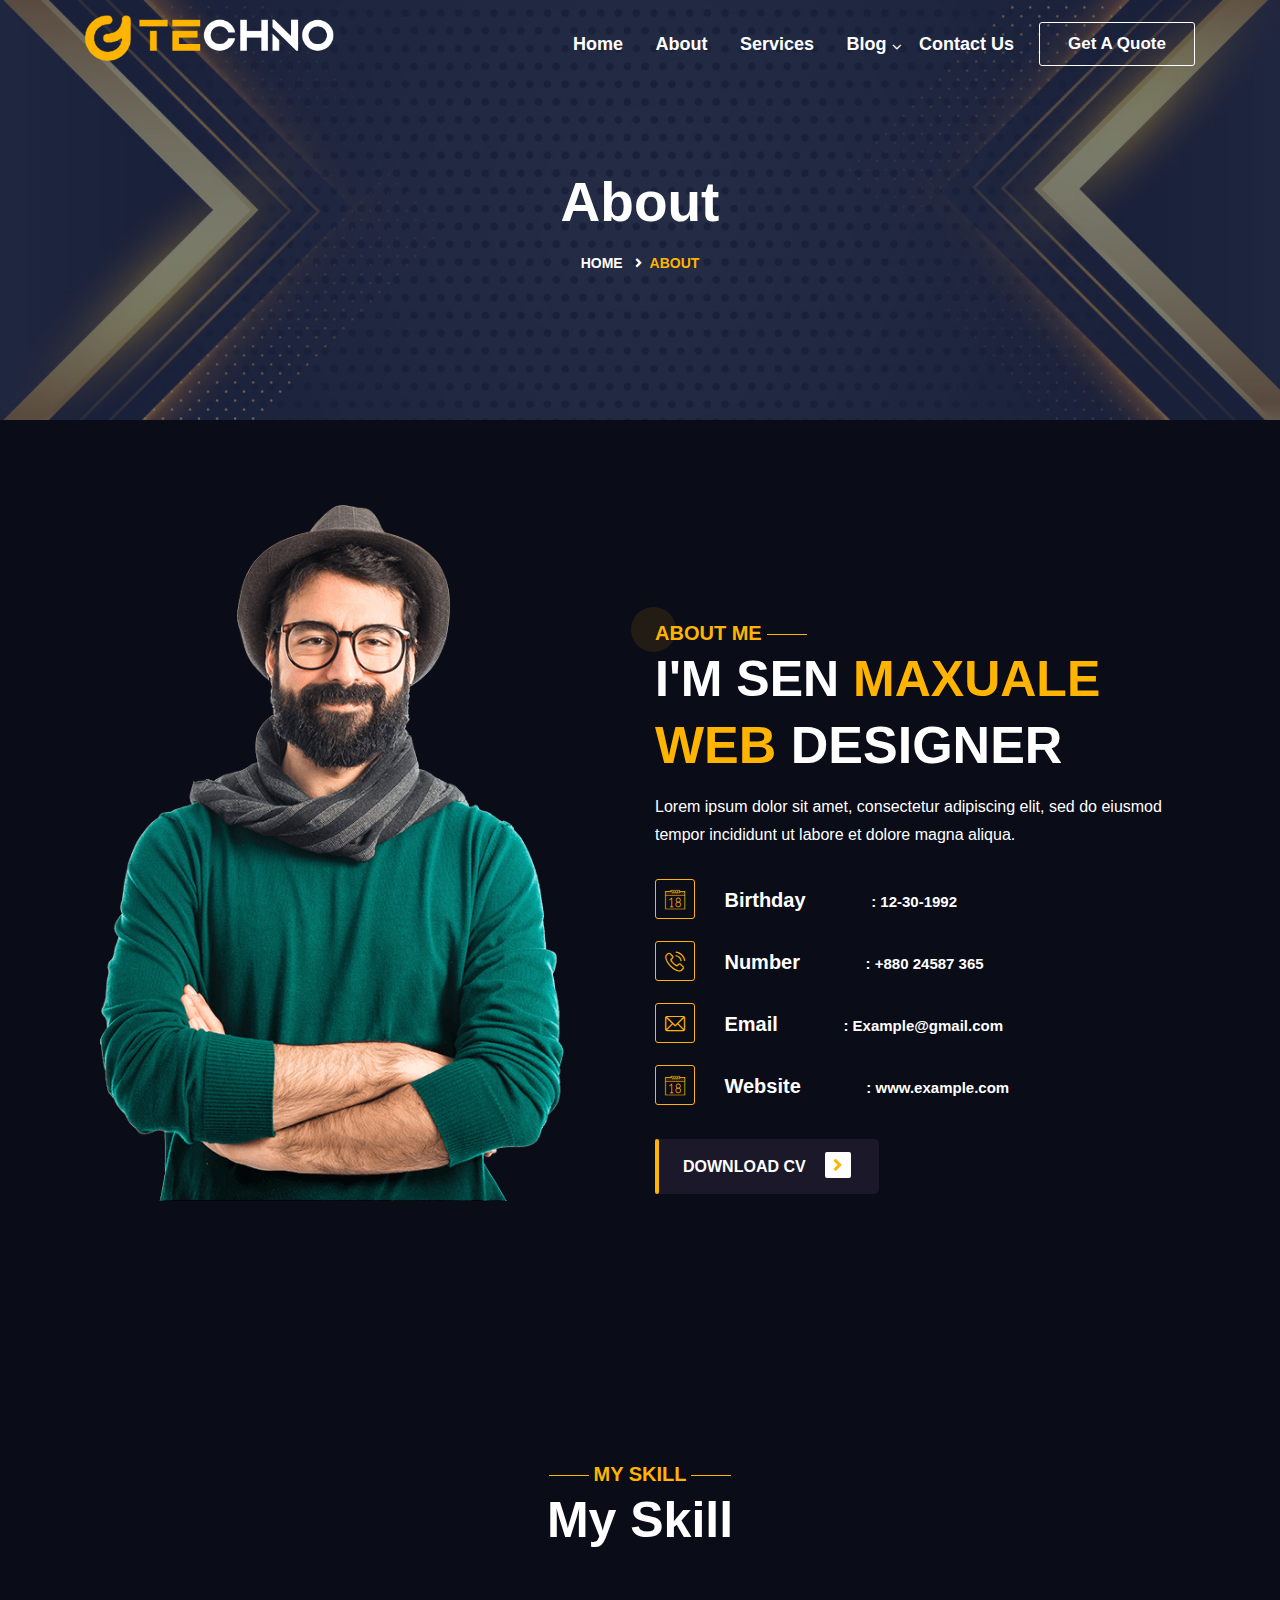
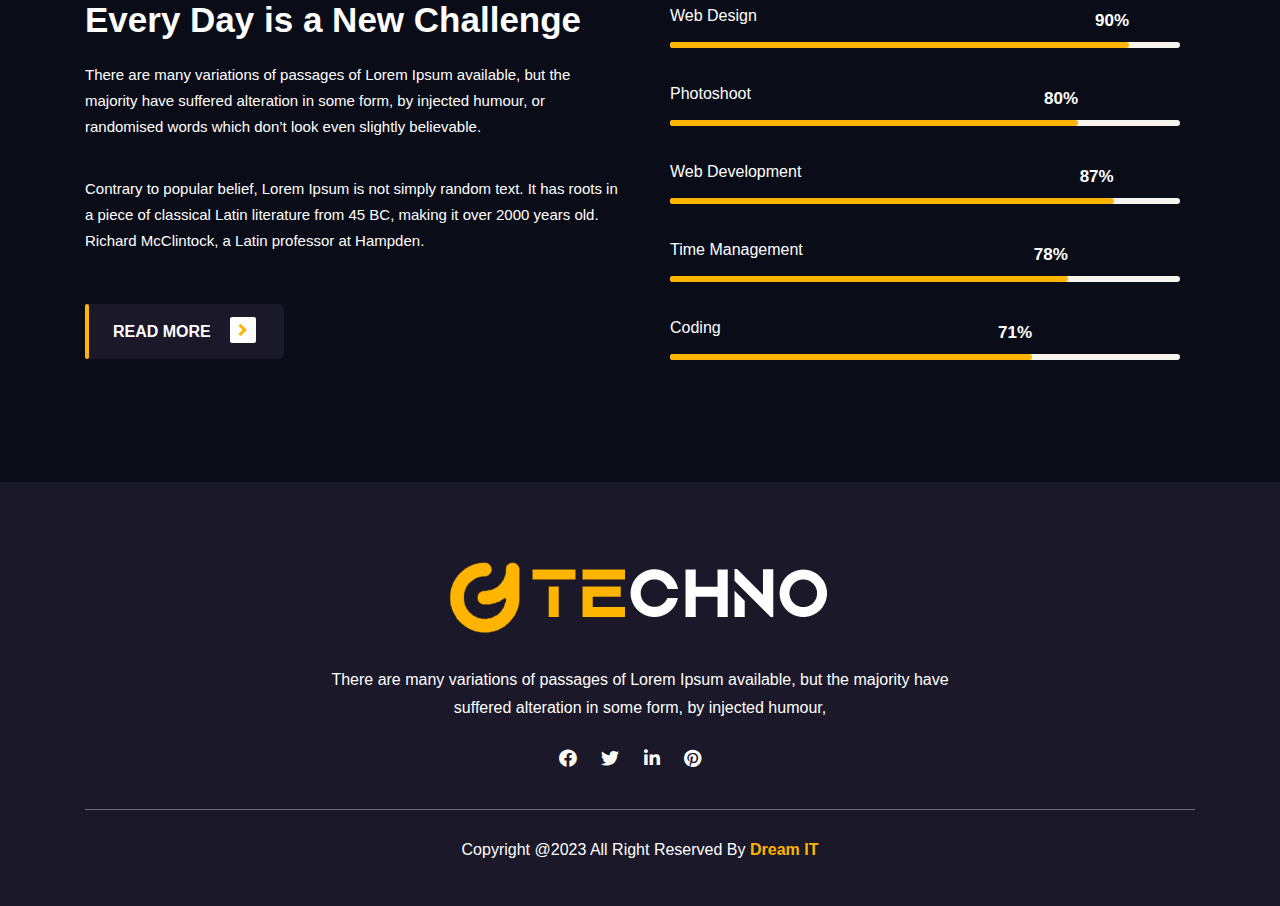
<file: about.html>
﻿<!DOCTYPE HTML>
<html lang="en-US">
<head>
	<meta charset="UTF-8">
	<meta http-equiv="x-ua-compatible" content="ie=edge">
	<title>techno-personal</title>
	<meta name="description" content="">
	<meta name="viewport" content="width=device-width, initial-scale=1">
	<!-- Favicon -->
	<link rel="icon" type="image/png" sizes="56x56" href="assets/images/fav-icon/icon.png">
	<!-- bootstrap CSS -->
	<link rel="stylesheet" href="assets/css/bootstrap.min.css" type="text/css" media="all">
	<!-- carousel CSS -->
	<link rel="stylesheet" href="assets/css/owl.carousel.min.css" type="text/css" media="all">	

	<!-- nivo-slider CSS -->
	<link rel="stylesheet" href="assets/css/nivo-slider.css" type="text/css" media="all">
	<!-- animate CSS -->
	<link rel="stylesheet" href="assets/css/animate.css" type="text/css" media="all">	
	<!-- animated-text CSS -->
	<link rel="stylesheet" href="assets/css/animated-text.css" type="text/css" media="all">	
	<!-- font-awesome CSS -->
	<link rel="stylesheet" href="assets/css/all.min.css" type="text/css" media="all">	
	<!-- font-flaticon CSS -->
	<link rel="stylesheet" href="assets/css/flaticon.css" type="text/css" media="all">	
	<!-- theme-default CSS -->
	<link rel="stylesheet" href="assets/css/theme-default.css" type="text/css" media="all">	
	<!-- meanmenu CSS -->
	<link rel="stylesheet" href="assets/css/meanmenu.min.css" type="text/css" media="all">	
	<link rel="stylesheet" href="assets/css/font-awesome.min.css" type="text/css" media="all">	
	<!-- Main Style CSS -->
	<link rel="stylesheet" href="assets/css/style.css" media="all">
	<!-- transitions CSS -->
	<link rel="stylesheet" href="assets/css/owl.transitions.css" type="text/css" media="all">
	<!-- venobox CSS -->
	<link rel="stylesheet" href="venobox/venobox.css" type="text/css" media="all">

	<!-- widget CSS -->
	<link rel="stylesheet" href="assets/css/widget.css" type="text/css" media="all">
	
	<link href='../css?family=Titillium+Web:400,600' rel='stylesheet' type='text/css'>
	<link rel="stylesheet" href="../npm/bootstrap-icons%401.9.1/font/bootstrap-icons.css">
	<!-- responsive CSS -->
	<link rel="stylesheet" href="assets/css/responsive.css" media="all">

</head>
<body>

	<!-- loder -->
    <div class="loader-wrapper">
      <div class="loader"></div>
      <div class="loder-section left-section"></div>
      <div class="loder-section right-section"></div>
    </div>
    

	<div class="main-header">
		<div class="container">
			<div class="row">
				<div class="col-lg-12">
					<div id="sticky-header" class="nav-menu">
						<div class="header-logo">
							<a href="index.html"><img src="assets/images/techno-logo2.png" alt=""></a>
							<a class="main_sticky" href="index.html"><img src="assets/images/techno-logo2.png" alt=""></a>
						</div>
						<div class="heder-menu">
							<ul>
								<li><a href="index.html">home </a></li>
								<li><a href="about.html">about </a></li>
								<li><a href="service.html">services</a></li>
								<li class="icon"><a href="#">blog </a>
									<div class="sub-menu">
										<ul>
											<li><a href="blog-grid.html">Blog grid</a></li>
											<li><a href="blog-list.html">Blog list</a></li>
										</ul>
									</div>
								</li>		
								<li><a href="contact.html">contact us</a></li>	
							</ul>
						</div>
						<div class="header-button">
							<a href="#">Get A Quote</a>
						</div>
					</div>
				</div>
			</div>
		</div>
	</div>
<!-- ============================================================== -->
<!-- Start - Mobile-Menu- Section -->
<!-- ============================================================= -->
<div class="mobile-menu-area d-sm-block d-md-block d-lg-none ">
	<div class="mobile-menu">
		<nav class="itsoft_menu">
			<ul class="nav_scroll">
				<li><a href="index.html">home </a></li>
				<li><a href="about.html">about </a></li>
				<li><a href="service.html">services</a></li>
				<li class="icon"><a href="#">blog </a>
					<div class="sub-menu">
						<ul>
							<li><a href="blog-grid.html">Blog grid</a></li>
							<li><a href="blog-list.html">Blog list</a></li>
						</ul>
					</div>
				</li>		
				<li><a href="contact.html">contact us</a></li>	
			</ul>
		</nav>
	</div>
</div>
<!--==================================================-->
<!-- Start breadcumb-area -->
<!--==================================================-->
<div class="breadcumb-area d-flex align-items-center">
	<div class="container">
		<div class="row">
			<div class="col-lg-12">
				<div class="breacumb-content">
					<div class="breadcumb-title">
						<h1>about</h1>
					</div>
					<div class="breadcumb-content-text">
					<a href="index.html"> home <i class="fas fa-angle-right"></i><span>about</span></a>
					</div>
				</div>
			</div>
		</div>
	</div>
</div>
<!--==================================================-->
<!-- Start about-area Area -->
<!--==================================================-->
<div class="about-area">
	<div class="container">
		<div class="row">
			<div class="col-lg-6">
				<div class="about-single-box">
					<div class="about-thumb">
						<img src="assets/images/about.png" alt="">
					</div>
				</div>
			</div>
			<div class="col-lg-6">
				<div class="single-about-box">
					<div class="section-title">
						<div class="sub-title">
							<h5>ABOUT ME</h5>
							<h3>I'M SEN <span> MAXUALE</span></h3>
							<h2><span>WEB </span> DESIGNER</h2>
							<p>Lorem ipsum dolor sit amet, consectetur adipiscing elit, sed do eiusmod tempor incididunt ut labore et dolore magna aliqua.</p>
						</div>
					</div>
					<div class="main-icon-box">
						<div class="icon-box">
							<i class="flaticon flaticon-calendar"></i>
						</div> 
						<div class="icon-title">
							<h2>Birthday <span>: 12-30-1992</span></h2>
						</div>
					</div>
					<div class="main-icon-box">
						<div class="icon-box">
							<i class="flaticon flaticon-phone-call"></i>
						</div> 
						<div class="icon-title">
							<h2>Number <span> : +880 24587 365</span></h2>
						</div>
					</div>
					<div class="main-icon-box">
						<div class="icon-box">
							<i class="flaticon flaticon-mail"></i>
						</div> 
						<div class="icon-title">
							<h2>Email <span> : Example@gmail.com</span></h2>
						</div>
					</div>
					<div class="main-icon-box">
						<div class="icon-box">
							<i class="flaticon flaticon-calendar"></i>
						</div> 
						<div class="icon-title">
							<h2>Website <span> : www.example.com</span></h2>
						</div>
					</div>
					<div class="about-button">
						<a href="#">Download CV	 <i class="fas fa-angle-right"></i></a>
					</div>
				</div>
			</div>
		</div>
	</div>
</div>
<!--==================================================-->
<!-- Start skill strat Area -->
<!--==================================================-->
<div class="skill-section">
	<div class="container">
		<div class="row">
			<div class="col-lg-12">
				<div class="section-title">
					<div class="sub-title">
						<h5>My SKILL</h5>
						<h3>My Skill</h3>
					</div>
				</div>
			</div>
		</div>
		<div class="row">
			<div class="col-lg-6">
				<div class="single-skill-box">
					<div class="skill-title">
						<h2>Every Day is a New Challenge</h2>
						<p>There are many variations of passages of Lorem Ipsum available, but the majority have suffered alteration in some form, by injected humour, or randomised words which don’t look even slightly believable.</p>
						<p>Contrary to popular belief, Lorem Ipsum is not simply random text. It has roots in a piece of classical Latin literature from 45 BC, making it over 2000 years old. Richard McClintock, a Latin professor at Hampden.</p>
					</div>
					<div class="skil-button">
						<a href="#">Read more <i class="fas fa-angle-right"></i></a>
					</div>
				</div>
			</div>
			<div class="col-lg-6">
				<div class="single-skill-box">
					<div class="col-lg-12 col-md-12 col-sm-12">
						<div class="prossess-ber-plugin">
							<span class="prosses-bar">Web Design</span>
							<div id="bar1" class="barfiller">
								<div class="tipWrap">
									<span class="tip"></span>
								</div>
								<span class="fill my-class" data-percentage="90"></span>
							</div>
							<span class="prosses-bar">Photoshoot</span>
							<div id="bar2" class="barfiller">
								<div class="tipWrap">
									<span class="tip"></span>
								</div>
								<span class="fill my-class3" data-percentage="80"></span>
							</div>
							<span class="prosses-bar">Web Development</span>
							<div id="bar3" class="barfiller">
								<div class="tipWrap">
									<span class="tip"></span>
								</div>
								<span class="fill my-class3" data-percentage="87"></span>
							</div>
							<span class="prosses-bar">Time Management</span>
							<div id="bar4" class="barfiller">
								<div class="tipWrap">
									<span class="tip"></span>
								</div>
								<span class="fill my-class3" data-percentage="78"></span>
							</div>
							<span class="prosses-bar">Coding</span>
							<div id="bar5" class="barfiller">
								<div class="tipWrap">
									<span class="tip"></span>
								</div>
								<span class="fill my-class3" data-percentage="71"></span>
							</div>
						</div>
					</div>
				</div>
			</div>
		</div>
	</div>
</div>
<!--==================================================-->
<!-- Start footer Area -->
<!--==================================================-->
<div class="footer-area">
	<div class="container">
		<div class="row">
			<div class="col-lg-12">
				<div class="footer-single-box">
					<div class="footer-logo">
						<img src="assets/images/techno-logo2.png" alt="">
					</div>
					<div class="footer-text">
						<p>There are many variations of passages of Lorem Ipsum available, but the majority have suffered alteration in some form, by injected humour,</p>
					</div>
					<div class="footer-icon">
						<ul>
							<li><a href="#"><i class="fab fa-facebook"></i></a></li>
							<li><a href="#"><i class="fab fa-twitter"></i></a></li>
							<li><a href="#"><i class="fab fa-linkedin-in"></i></a></li>
							<li><a href="#"><i class="fab fa-pinterest"></i></a></li>
						</ul>
					</div>
				</div>
			</div>
		</div>
		<div class="row bottom">
			<div class="col-lg-12">
				<div class="copy-right-area">
					<div class="copy-right-text">
						<h4>Copyright @2023 All Right Reserved By <a href="#">Dream IT</a></h4>
					</div>
				</div>
			</div>
		</div>
	</div>
</div>

<!--==================================================-->
<!-- Start scroll strat Area -->
<!--==================================================-->
<!-- scroll strat============  -->
<div class="scroll-area">
	<div class="top-wrap">
		<div class="go-top-btn-wraper">
			<div class="go-top go-top-button">
				<i class="fa fa-angle-double-up" aria-hidden="true"></i>
				<i class="fa fa-angle-double-up" aria-hidden="true"></i>
			</div>
		</div>
	</div>
</div>
<!-- scroll end============  -->



	<!-- jquery js -->	
	<script src="assets/js/vendor/jquery-3.2.1.min.js"></script>
	<!-- bootstrap js -->	
	<script src="assets/js/bootstrap.min.js"></script>
	<!-- carousel js -->
	<script src="assets/js/owl.carousel.min.js"></script>
	<!-- counterup js -->
	<script src="assets/js/jquery.counterup.min.js"></script>
	<!-- waypoints js -->
	<script src="assets/js/waypoints.min.js"></script>
	<!-- wow js -->
	<script src="assets/js/wow.js"></script>
	<!-- imagesloaded js -->
	<script src="assets/js/imagesloaded.pkgd.min.js"></script>
	<!-- venobox js -->
	<script src="venobox/venobox.js"></script>
	<!-- ajax mail js -->
	<script src="assets/js/ajax-mail.js"></script>
	<!--  animated-text js -->	
	<script src="assets/js/animated-text.js"></script>
	<!-- venobox min js -->
	<script src="venobox/venobox.min.js"></script>
	<!-- isotope js -->
	<script src="assets/js/isotope.pkgd.min.js"></script>
	<!-- jquery nivo slider pack js -->
	<script src="assets/js/jquery.nivo.slider.pack.js"></script>
	<!-- jquery meanmenu js -->	
	<script src="assets/js/jquery.meanmenu.js"></script>
	<script src="assets/js/popper.min.js"></script>
	<!-- jquery scrollup js -->	
	<script src="assets/js/jquery.scrollUp.js"></script>
	<!-- theme js -->	
	<script src="assets/js/theme.js"></script>
	<script src="assets/js/jquery.barfiller.js"></script>
	<!-- modernizr js -->	
	<script src="assets/js/vendor/modernizr-3.5.0.min.js"></script>
	



<script>
$(document).ready(function(){

$('.aa').counterUp({
    delay: 10,
    time: 1000
});


});
</script>

	<script>
		(function($) {
    $('.accordion > li:eq(0) a').addClass('active').next().slideDown();

    $('.accordion a').click(function(j) {
        var dropDown = $(this).closest('li').find('p');

        $(this).closest('.accordion').find('p').not(dropDown).slideUp();

        if ($(this).hasClass('active')) {
            $(this).removeClass('active');
        } else {
            $(this).closest('.accordion').find('a.active').removeClass('active');
            $(this).addClass('active');
        }

        dropDown.stop(false, true).slideToggle();

        j.preventDefault();
    });
})(jQuery);
	</script>
	
</body>
</html>
</file>
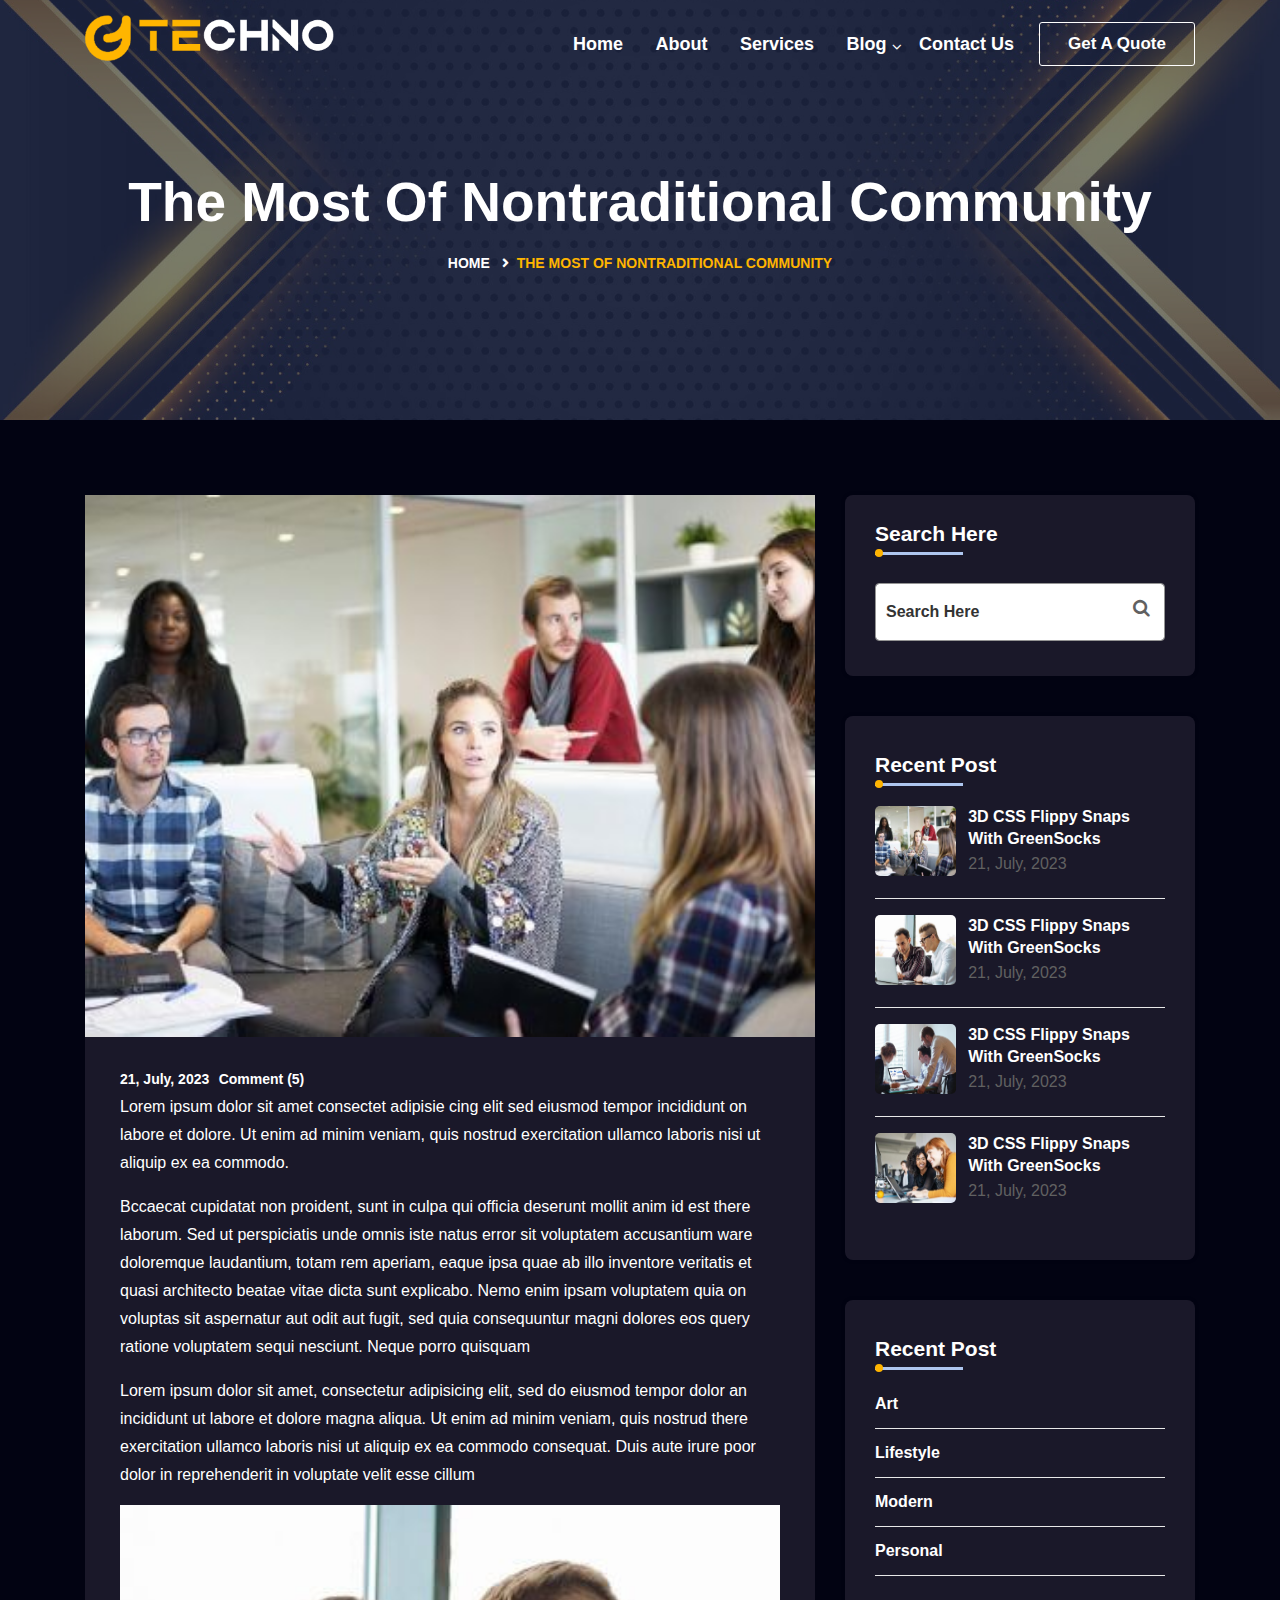
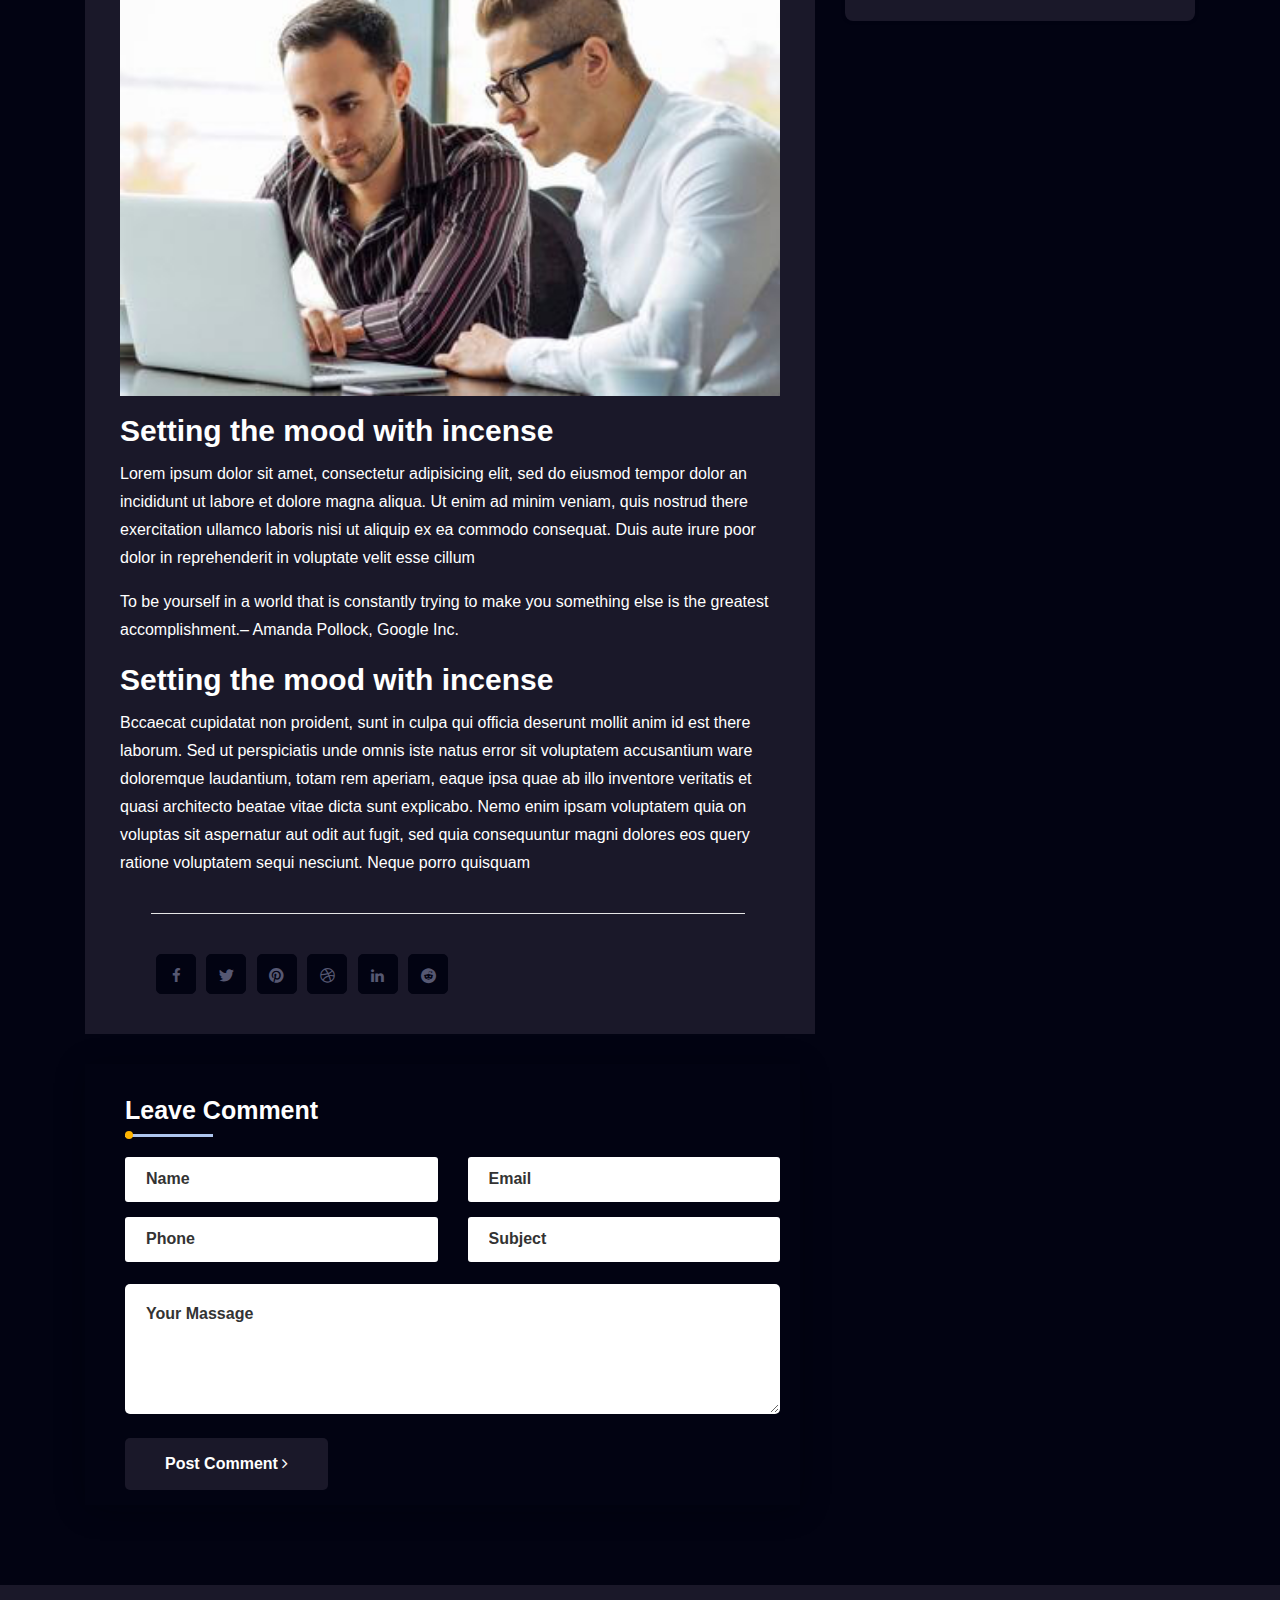
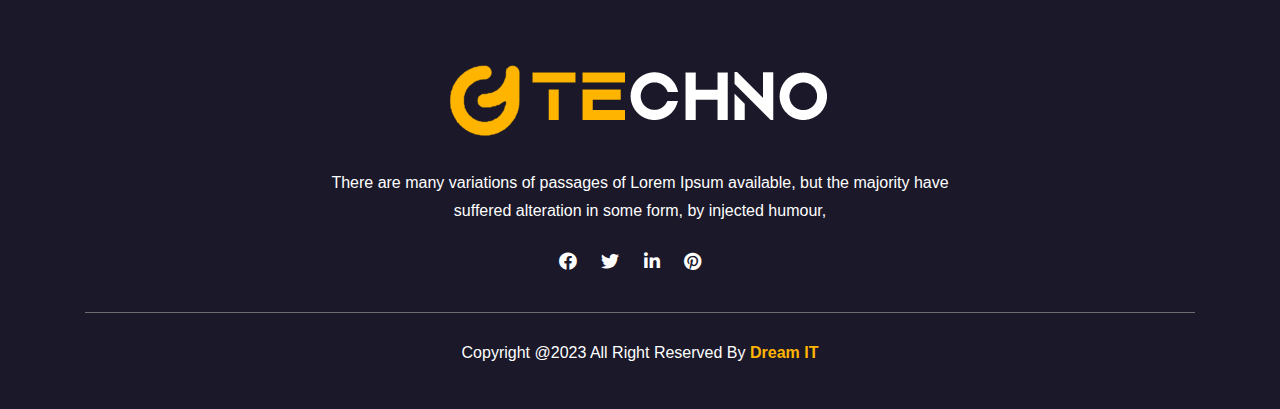
<file: blog-details.html>
﻿<!DOCTYPE HTML>
<html lang="en-US">
<head>
	<meta charset="UTF-8">
	<meta http-equiv="x-ua-compatible" content="ie=edge">
	<title>techno-personal</title>
	<meta name="description" content="">
	<meta name="viewport" content="width=device-width, initial-scale=1">
	<!-- Favicon -->
	<link rel="icon" type="image/png" sizes="56x56" href="assets/images/fav-icon/icon.png">
	<!-- bootstrap CSS -->
	<link rel="stylesheet" href="assets/css/bootstrap.min.css" type="text/css" media="all">
	<!-- carousel CSS -->
	<link rel="stylesheet" href="assets/css/owl.carousel.min.css" type="text/css" media="all">	

	<!-- nivo-slider CSS -->
	<link rel="stylesheet" href="assets/css/nivo-slider.css" type="text/css" media="all">
	<!-- animate CSS -->
	<link rel="stylesheet" href="assets/css/animate.css" type="text/css" media="all">	
	<!-- animated-text CSS -->
	<link rel="stylesheet" href="assets/css/animated-text.css" type="text/css" media="all">	
	<!-- font-awesome CSS -->
	<link rel="stylesheet" href="assets/css/all.min.css" type="text/css" media="all">	
	<!-- font-flaticon CSS -->
	<link rel="stylesheet" href="assets/css/flaticon.css" type="text/css" media="all">	
	<!-- theme-default CSS -->
	<link rel="stylesheet" href="assets/css/theme-default.css" type="text/css" media="all">	
	<!-- meanmenu CSS -->
	<link rel="stylesheet" href="assets/css/meanmenu.min.css" type="text/css" media="all">	
	<link rel="stylesheet" href="assets/css/font-awesome.min.css" type="text/css" media="all">	
	<!-- Main Style CSS -->
	<link rel="stylesheet" href="assets/css/style.css" media="all">
	<!-- transitions CSS -->
	<link rel="stylesheet" href="assets/css/owl.transitions.css" type="text/css" media="all">
	<!-- venobox CSS -->
	<link rel="stylesheet" href="venobox/venobox.css" type="text/css" media="all">

	<!-- widget CSS -->
	<link rel="stylesheet" href="assets/css/widget.css" type="text/css" media="all">
	
	<link href='../css?family=Titillium+Web:400,600' rel='stylesheet' type='text/css'>
	<link rel="stylesheet" href="../npm/bootstrap-icons%401.9.1/font/bootstrap-icons.css">
	<!-- responsive CSS -->
	<link rel="stylesheet" href="assets/css/responsive.css" media="all">

</head>
<body>

	<!-- loder -->
    <div class="loader-wrapper">
      <div class="loader"></div>
      <div class="loder-section left-section"></div>
      <div class="loder-section right-section"></div>
    </div>
    

	<div class="main-header">
		<div class="container">
			<div class="row">
				<div class="col-lg-12">
					<div id="sticky-header" class="nav-menu">
						<div class="header-logo">
							<a href="index.html"><img src="assets/images/techno-logo2.png" alt=""></a>
							<a class="main_sticky" href="index.html"><img src="assets/images/techno-logo2.png" alt=""></a>
						</div>
						<div class="heder-menu">
							<ul>
								<li><a href="index.html">home </a></li>
								<li><a href="about.html">about </a></li>
								<li><a href="service.html">services</a></li>
								<li class="icon"><a href="#">blog </a>
									<div class="sub-menu">
										<ul>
											<li><a href="blog-grid.html">Blog grid</a></li>
											<li><a href="blog-list.html">Blog list</a></li>
										</ul>
									</div>
								</li>		
								<li><a href="contact.html">contact us</a></li>	
							</ul>
						</div>
						<div class="header-button">
							<a href="#">Get A Quote</a>
						</div>
					</div>
				</div>
			</div>
		</div>
	</div>
<!-- ============================================================== -->
<!-- Start - Mobile-Menu- Section -->
<!-- ============================================================= -->
<div class="mobile-menu-area d-sm-block d-md-block d-lg-none ">
	<div class="mobile-menu">
		<nav class="itsoft_menu">
			<ul class="nav_scroll">
				<li><a href="index.html">home </a></li>
				<li><a href="about.html">about </a></li>
				<li><a href="service.html">services</a></li>
				<li class="icon"><a href="#">blog </a>
					<div class="sub-menu">
						<ul>
							<li><a href="blog-grid.html">Blog grid</a></li>
							<li><a href="blog-list.html">Blog list</a></li>
						</ul>
					</div>
				</li>		
				<li><a href="contact.html">contact us</a></li>	
			</ul>
		</nav>
	</div>
</div>
<!--==================================================-->
<!-- Start breadcumb-area -->
<!--==================================================-->
<div class="breadcumb-area d-flex align-items-center">
	<div class="container">
		<div class="row">
			<div class="col-lg-12">
				<div class="breacumb-content">
					<div class="breadcumb-title">
						<h1>The Most Of Nontraditional Community</h1>
					</div>
					<div class="breadcumb-content-text">
					<a href="index.html"> home <i class="fas fa-angle-right"></i><span>The Most Of Nontraditional Community</span></a>
					</div>
				</div>
			</div>
		</div>
	</div>
</div>
<!--==================================================-->
<!-- Start blog-area -->
<!--==================================================-->
<div class="blog-area upper">
	<div class="container">
		<div class="row top">
			<div class="col-lg-8">
				<div class="row">
					<div class="col-lg-12">
						<div class="blog-single-box">
							<div class="blog-thumb">
								<img src="assets/images/blog1.jpg" alt="">
							</div>
							<div class="blog-title">
								<span> 21, July, 2023</span>
								<a href="#"> Comment (5)</a>
								<div class="blog-tex">
									<p>Lorem ipsum dolor sit amet consectet adipisie cing elit sed eiusmod tempor incididunt on labore et dolore.  Ut enim ad minim veniam, quis nostrud exercitation ullamco laboris nisi ut aliquip ex ea commodo.</p>
									<p>Bccaecat cupidatat non proident, sunt in culpa qui officia deserunt mollit anim id est there laborum. Sed ut perspiciatis unde omnis iste natus error sit voluptatem accusantium ware doloremque laudantium, totam rem aperiam, eaque ipsa quae ab illo inventore veritatis et quasi architecto beatae vitae dicta sunt explicabo. Nemo enim ipsam voluptatem quia on voluptas sit aspernatur aut odit aut fugit, sed quia consequuntur magni dolores eos query ratione voluptatem sequi nesciunt. Neque porro quisquam</p>
									<p>Lorem ipsum dolor sit amet, consectetur adipisicing elit, sed do eiusmod tempor dolor an incididunt ut labore et dolore magna aliqua. Ut enim ad minim veniam, quis nostrud there exercitation ullamco laboris nisi ut aliquip ex ea commodo consequat. Duis aute irure poor dolor in reprehenderit in voluptate velit esse cillum</p>
								<div class="blog-thumb">
									<img src="assets/images/blog3.jpg" alt="">
								</div>
								<h2>Setting the mood with incense</h2>
								<p>Lorem ipsum dolor sit amet, consectetur adipisicing elit, sed do eiusmod tempor dolor an incididunt ut labore et dolore magna aliqua. Ut enim ad minim veniam, quis nostrud there exercitation ullamco laboris nisi ut aliquip ex ea commodo consequat. Duis aute irure poor dolor in reprehenderit in voluptate velit esse cillum</p>
								<p>To be yourself in a world that is constantly trying to make you something else is the greatest accomplishment.– Amanda Pollock, Google Inc.</p>
								<h2>Setting the mood with incense</h2>
								<p>Bccaecat cupidatat non proident, sunt in culpa qui officia deserunt mollit anim id est there laborum. Sed ut perspiciatis unde omnis iste natus error sit voluptatem accusantium ware doloremque laudantium, totam rem aperiam, eaque ipsa quae ab illo inventore veritatis et quasi architecto beatae vitae dicta sunt explicabo. Nemo enim ipsam voluptatem quia on voluptas sit aspernatur aut odit aut fugit, sed quia consequuntur magni dolores eos query ratione voluptatem sequi nesciunt. Neque porro quisquam</p>
								</div>
								<div class="paginationss">
								<div class="paginationss-title">
									<ul>
										<li><a href="#"><i class="fa fa-facebook"></i></a></li>
										<li><a href="#"><i class="fab fa-twitter"></i></a></li>	
										<li><a href="#"><i class="fab fa-pinterest"></i></a></li>
										<li><a href="#"><i class="fab fa-dribbble"></i></a></li>
										<li><a href="#"><i class="fa fa-linkedin"></i></a></li>
										<li><a href="#"><i class="fa fa-reddit"></i></a></li>
									</ul>
								</div>
							</div>
							</div>
							
						</div>
					</div>
					<div class="col-lg-12">
						<div class="single-contact-box">
							<div class="contact-title">
								<h3>Leave Comment</h3>
								<div class="bg-bar"></div>
							</div>
							<form action="https://formspree.io/f/myyleorq" method="POST" id="dreamit-form">
								<div class="row">
									<div class="col-lg-6">
										<div class="form_box">
											<input type="text" name="name" placeholder="Name">
										</div>
									</div>
									<div class="col-lg-6">
										<div class="form_box">
											<input type="text" name="email" placeholder="Email">
										</div>
									</div>
									<div class="col-lg-6">
										<div class="form_box">
											<input type="text" name="Phone" placeholder="Phone">
										</div>
									</div>
									<div class="col-lg-6">
										<div class="form_box">
											<input type="text" name="Subject" placeholder="Subject">
										</div>
									</div>
									<div class="col-lg-12 col-md-12">
										<div class="form_box">
											<textarea name="massage" id="massage" cols="30" rows="10" placeholder="Your Massage"></textarea>
										</div>
										<div class="form-button">
											<button type="submit">Post Comment <i class="fa fa-angle-right"></i></button>
										</div>
									</div>
								</div>
							</form>
							<div id="status"></div>
						</div>
					</div>
				</div>
			</div>
			<div class="col-lg-4 col-md-6">
				<div class="sideber-search-box">
					<div class="sideber-content upper">
						<div class="sideber-title">
							<h3> Search Here</h3>
						</div>
						<div class="bg-bar"></div>
					</div>
					<div class="sidebar-search">
						<input class="form-control" type="text" name="search Here" placeholder="Search Here">
						<button type="submit"><i class="fa fa-search"></i></button>
					</div>
				</div>
				<div class="sideber-box">
					<div class="sideber-content">
						<div class="sideber-title">
							<h3> Recent Post</h3>
						</div>
						<div class="bg-bar"></div>
					</div>
					<div class="resent-post-single-box">
						<div class="resent-thunb">
							<img src="assets/images/blog1.jpg" alt="">
						</div>
						<div class="resent-content">
							<div class="resent-title">
								<a href="blog-details.html"><h3>3D CSS Flippy Snaps With GreenSocks</h3></a>
								<a href="#"><span>21, July, 2023</span></a>
							</div>
						</div>
					</div>
					<div class="resent-post-single-box">
						<div class="resent-thunb">
							<img src="assets/images/blog3.jpg" alt="">
						</div>
						<div class="resent-content">
							<div class="resent-title">
								<a href="blog-details.html"><h3>3D CSS Flippy Snaps With GreenSocks</h3></a>
								<a href="#"><span>21, July, 2023</span></a>
							</div>
						</div>
					</div>
					<div class="resent-post-single-box">
						<div class="resent-thunb">
							<img src="assets/images/blog4.jpg" alt="">
						</div>
						<div class="resent-content">
							<div class="resent-title">
								<a href="blog-details.html"><h3>3D CSS Flippy Snaps With GreenSocks</h3></a>
								<a href="#"><span>21, July, 2023</span></a>
							</div>
						</div>
					</div>
					<div class="resent-post-single-box two">
						<div class="resent-thunb">
							<img src="assets/images/blog5.jpg" alt="">
						</div>
						<div class="resent-content">
							<div class="resent-title">
								<a href="blog-details.html"><h3>3D CSS Flippy Snaps With GreenSocks</h3></a>
								<a href="#"><span>21, July, 2023</span></a>
							</div>
						</div>
					</div>
				</div>
				<div class="sideber-box">
					<div class="sideber-content">
						<div class="sideber-title">
							<h3> Recent Post</h3>
						</div>
						<div class="bg-bar"></div>
					</div>
					<div class="catagories-body">
						<ul>
							<li><a href="#"> Art</a></li>
							<li><a href="#"> Lifestyle</a></li>
							<li><a href="#"> Modern</a></li>
							<li><a href="#"> Personal</a></li>
						</ul>
					</div>
				</div>
			</div>
		</div>
	</div>
</div>
<!--==================================================-->
<!-- Start footer Area -->
<!--==================================================-->
<div class="footer-area">
	<div class="container">
		<div class="row">
			<div class="col-lg-12">
				<div class="footer-single-box">
					<div class="footer-logo">
						<img src="assets/images/techno-logo2.png" alt="">
					</div>
					<div class="footer-text">
						<p>There are many variations of passages of Lorem Ipsum available, but the majority have suffered alteration in some form, by injected humour,</p>
					</div>
					<div class="footer-icon">
						<ul>
							<li><a href="#"><i class="fab fa-facebook"></i></a></li>
							<li><a href="#"><i class="fab fa-twitter"></i></a></li>
							<li><a href="#"><i class="fab fa-linkedin-in"></i></a></li>
							<li><a href="#"><i class="fab fa-pinterest"></i></a></li>
						</ul>
					</div>
				</div>
			</div>
		</div>
		<div class="row bottom">
			<div class="col-lg-12">
				<div class="copy-right-area">
					<div class="copy-right-text">
						<h4>Copyright @2023 All Right Reserved By <a href="#">Dream IT</a></h4>
					</div>
				</div>
			</div>
		</div>
	</div>
</div>

<!--==================================================-->
<!-- Start scroll strat Area -->
<!--==================================================-->
<!-- scroll strat============  -->
<div class="scroll-area">
	<div class="top-wrap">
		<div class="go-top-btn-wraper">
			<div class="go-top go-top-button">
				<i class="fa fa-angle-double-up" aria-hidden="true"></i>
				<i class="fa fa-angle-double-up" aria-hidden="true"></i>
			</div>
		</div>
	</div>
</div>
<!-- scroll end============  -->



	<!-- jquery js -->	
	<script src="assets/js/vendor/jquery-3.2.1.min.js"></script>
	<!-- bootstrap js -->	
	<script src="assets/js/bootstrap.min.js"></script>
	<!-- carousel js -->
	<script src="assets/js/owl.carousel.min.js"></script>
	<!-- counterup js -->
	<script src="assets/js/jquery.counterup.min.js"></script>
	<!-- waypoints js -->
	<script src="assets/js/waypoints.min.js"></script>
	<!-- wow js -->
	<script src="assets/js/wow.js"></script>
	<!-- imagesloaded js -->
	<script src="assets/js/imagesloaded.pkgd.min.js"></script>
	<!-- venobox js -->
	<script src="venobox/venobox.js"></script>
	<!-- ajax mail js -->
	<script src="assets/js/ajax-mail.js"></script>
	<!--  animated-text js -->	
	<script src="assets/js/animated-text.js"></script>
	<!-- venobox min js -->
	<script src="venobox/venobox.min.js"></script>
	<!-- isotope js -->
	<script src="assets/js/isotope.pkgd.min.js"></script>
	<!-- jquery nivo slider pack js -->
	<script src="assets/js/jquery.nivo.slider.pack.js"></script>
	<!-- jquery meanmenu js -->	
	<script src="assets/js/jquery.meanmenu.js"></script>
	<script src="assets/js/popper.min.js"></script>
	<!-- jquery scrollup js -->	
	<script src="assets/js/jquery.scrollUp.js"></script>
	<!-- theme js -->	
	<script src="assets/js/theme.js"></script>
	<script src="assets/js/jquery.barfiller.js"></script>
	<!-- modernizr js -->	
	<script src="assets/js/vendor/modernizr-3.5.0.min.js"></script>
	<script src="../ityped%400.0.10/dist/ityped.min.js"></script>
       <script>
            window.ityped.init(document.querySelector('.ityped'),{
                strings: ['WEB DESIGNE RPUBLIC ', 'FIGUREPHOTOGRAPHY ',],
                loop: true
            })
        </script> 

		<!-- jquery js -->
	



<script>
$(document).ready(function(){

$('.aa').counterUp({
    delay: 10,
    time: 1000
});


});
</script>

	<script>
		(function($) {
    $('.accordion > li:eq(0) a').addClass('active').next().slideDown();

    $('.accordion a').click(function(j) {
        var dropDown = $(this).closest('li').find('p');

        $(this).closest('.accordion').find('p').not(dropDown).slideUp();

        if ($(this).hasClass('active')) {
            $(this).removeClass('active');
        } else {
            $(this).closest('.accordion').find('a.active').removeClass('active');
            $(this).addClass('active');
        }

        dropDown.stop(false, true).slideToggle();

        j.preventDefault();
    });
})(jQuery);
	</script>
	
</body>
</html>
</file>
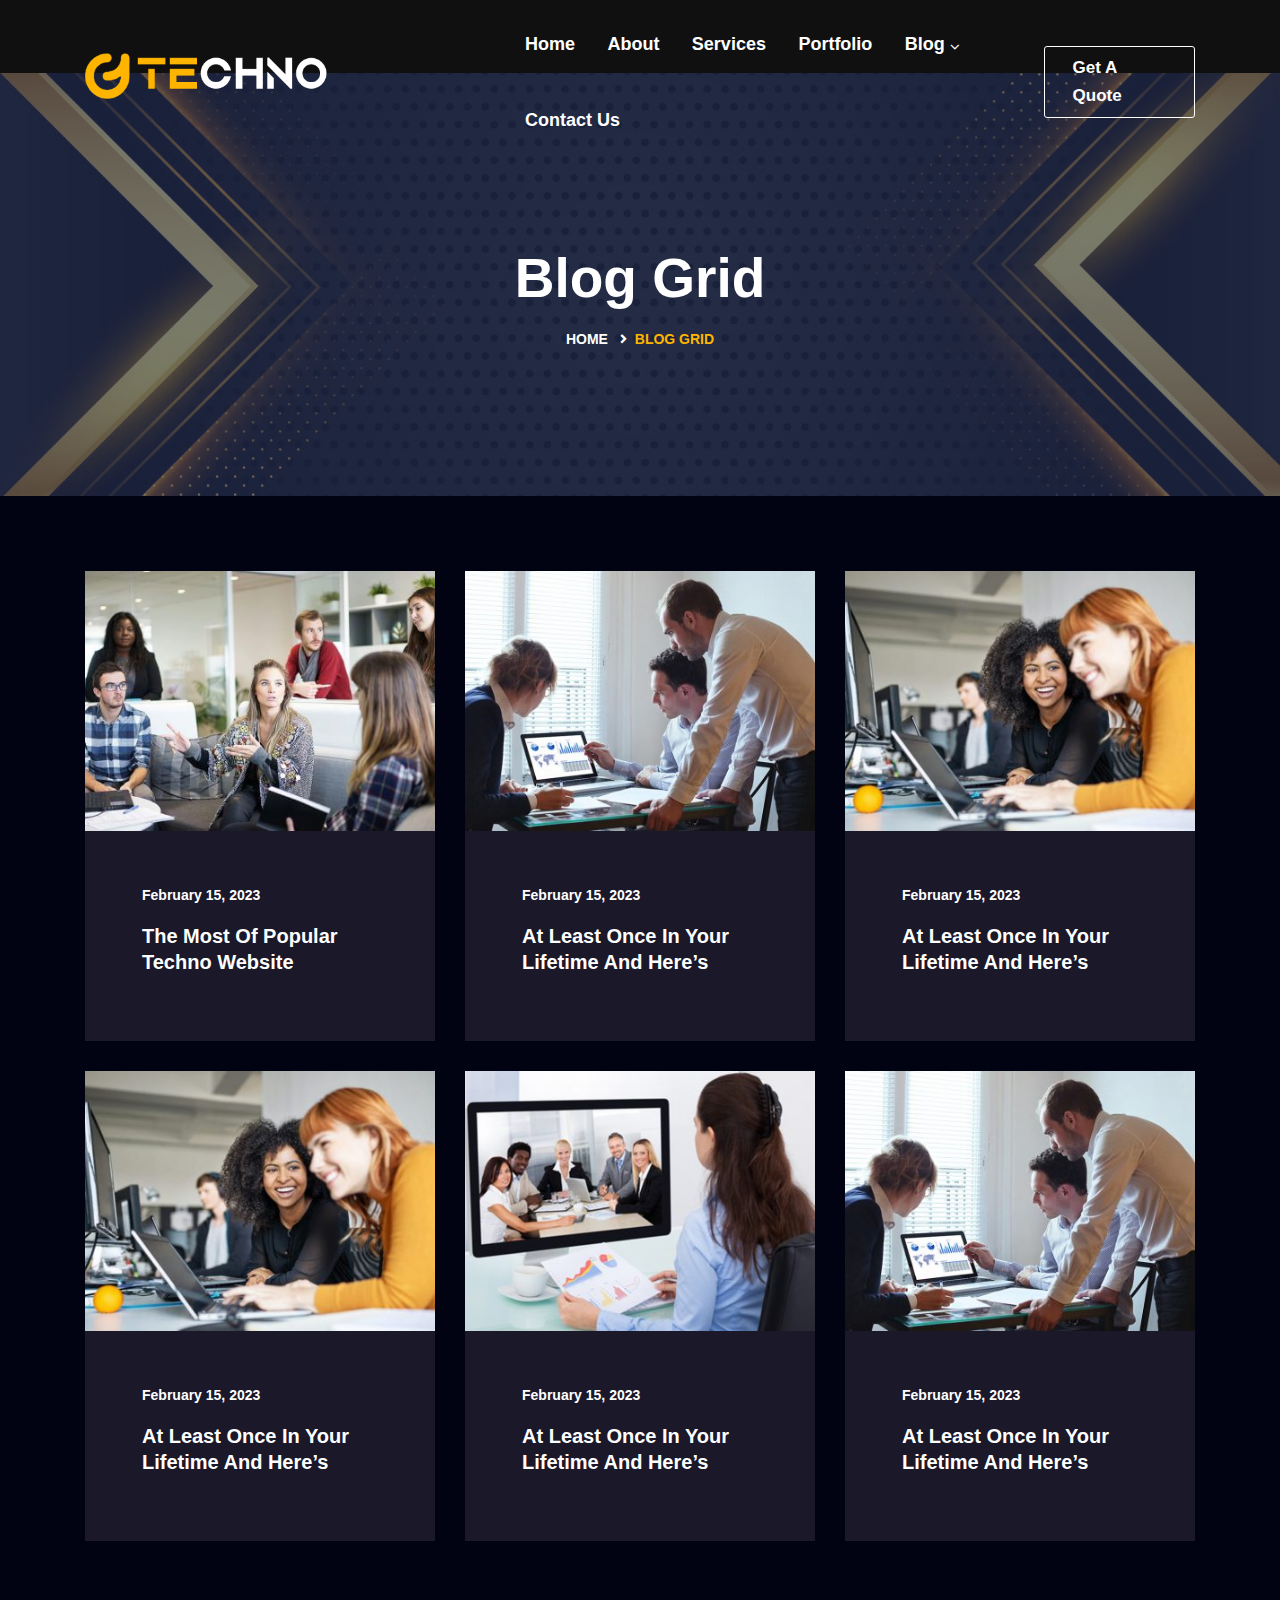
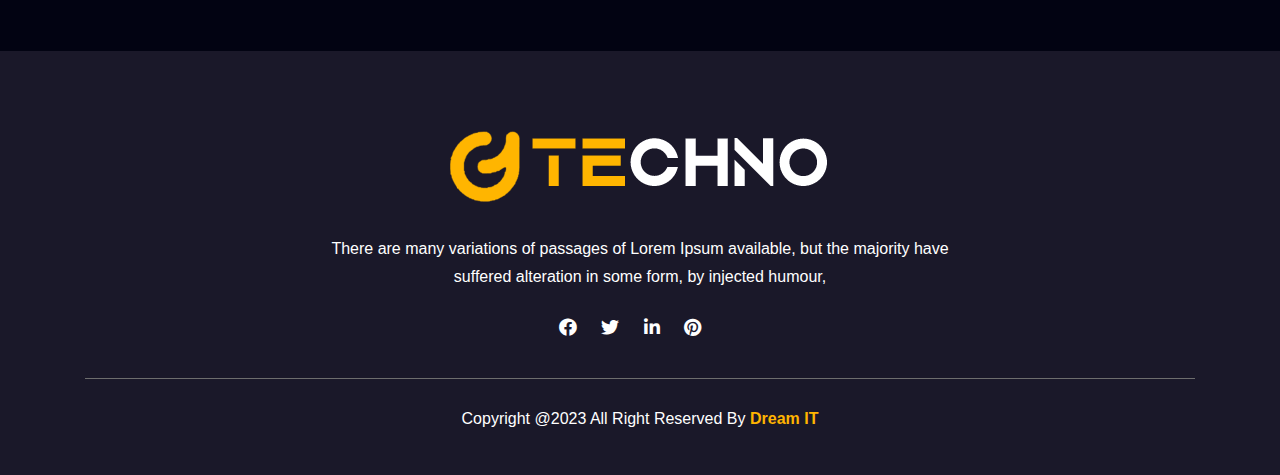
<file: blog-grid.html>
﻿<!DOCTYPE HTML>
<html lang="en-US">
<head>
	<meta charset="UTF-8">
	<meta http-equiv="x-ua-compatible" content="ie=edge">
	<title>techno-personal</title>
	<meta name="description" content="">
	<meta name="viewport" content="width=device-width, initial-scale=1">
	<!-- Favicon -->
	<link rel="icon" type="image/png" sizes="56x56" href="assets/images/fav-icon/icon.png">
	<!-- bootstrap CSS -->
	<link rel="stylesheet" href="assets/css/bootstrap.min.css" type="text/css" media="all">
	<!-- carousel CSS -->
	<link rel="stylesheet" href="assets/css/owl.carousel.min.css" type="text/css" media="all">	

	<!-- nivo-slider CSS -->
	<link rel="stylesheet" href="assets/css/nivo-slider.css" type="text/css" media="all">
	<!-- animate CSS -->
	<link rel="stylesheet" href="assets/css/animate.css" type="text/css" media="all">	
	<!-- animated-text CSS -->
	<link rel="stylesheet" href="assets/css/animated-text.css" type="text/css" media="all">	
	<!-- font-awesome CSS -->
	<link rel="stylesheet" href="assets/css/all.min.css" type="text/css" media="all">	
	<!-- font-flaticon CSS -->
	<link rel="stylesheet" href="assets/css/flaticon.css" type="text/css" media="all">	
	<!-- theme-default CSS -->
	<link rel="stylesheet" href="assets/css/theme-default.css" type="text/css" media="all">	
	<!-- meanmenu CSS -->
	<link rel="stylesheet" href="assets/css/meanmenu.min.css" type="text/css" media="all">	
	<link rel="stylesheet" href="assets/css/font-awesome.min.css" type="text/css" media="all">	
	<!-- Main Style CSS -->
	<link rel="stylesheet" href="assets/css/style.css" media="all">
	<!-- transitions CSS -->
	<link rel="stylesheet" href="assets/css/owl.transitions.css" type="text/css" media="all">
	<!-- venobox CSS -->
	<link rel="stylesheet" href="venobox/venobox.css" type="text/css" media="all">

	<!-- widget CSS -->
	<link rel="stylesheet" href="assets/css/widget.css" type="text/css" media="all">
	
	<link href='../css?family=Titillium+Web:400,600' rel='stylesheet' type='text/css'>
	<link rel="stylesheet" href="../npm/bootstrap-icons%401.9.1/font/bootstrap-icons.css">
	<!-- responsive CSS -->
	<link rel="stylesheet" href="assets/css/responsive.css" media="all">

</head>
<body>

	<!-- loder -->
    <div class="loader-wrapper">
      <div class="loader"></div>
      <div class="loder-section left-section"></div>
      <div class="loder-section right-section"></div>
    </div>
    

	<div class="main-header">
		<div class="container">
			<div class="row">
				<div class="col-lg-12">
					<div id="sticky-header" class="nav-menu">
						<div class="header-logo">
							<a href="index.html"><img src="assets/images/techno-logo2.png" alt=""></a>
							<a class="main_sticky" href="index.html"><img src="assets/images/techno-logo2.png" alt=""></a>
						</div>
						<div class="heder-menu">
							<ul>
								<li><a href="index.html">home </a></li>
								<li><a href="about.html">about </a></li>
								<li><a href="service.html">services</a></li>
								<li><a href="portfolio.html">Portfolio</a></li>
								<li class="icon"><a href="#">blog </a>
									<div class="sub-menu">
										<ul>
											<li><a href="blog-grid.html">Blog grid</a></li>
											<li><a href="blog-list.html">Blog list</a></li>
										</ul>
									</div>
								</li>		
								<li><a href="contact.html">contact us</a></li>	
							</ul>
						</div>
						<div class="header-button">
							<a href="#">Get A Quote</a>
						</div>
					</div>
				</div>
			</div>
		</div>
	</div>
<!-- ============================================================== -->
<!-- Start - Mobile-Menu- Section -->
<!-- ============================================================= -->
<div class="mobile-menu-area d-sm-block d-md-block d-lg-none ">
	<div class="mobile-menu">
		<nav class="itsoft_menu">
			<ul class="nav_scroll">
				<li><a href="index.html">home </a></li>
				<li><a href="about.html">about </a></li>
				<li><a href="service.html">services</a></li>
				<li><a href="portfolio.html">Portfolio</a></li>
				<li class="icon"><a href="#">blog </a>
					<div class="sub-menu">
						<ul>
							<li><a href="blog-grid.html">Blog grid</a></li>
							<li><a href="blog-list.html">Blog list</a></li>
						</ul>
					</div>
				</li>		
				<li><a href="contact.html">contact us</a></li>	
			</ul>
		</nav>
	</div>
</div>
<!--==================================================-->
<!-- Start breadcumb-area -->
<!--==================================================-->
<div class="breadcumb-area d-flex align-items-center">
	<div class="container">
		<div class="row">
			<div class="col-lg-12">
				<div class="breacumb-content">
					<div class="breadcumb-title">
						<h1>blog grid</h1>
					</div>
					<div class="breadcumb-content-text">
					<a href="index.html"> home <i class="fas fa-angle-right"></i><span>blog grid</span></a>
					</div>
				</div>
			</div>
		</div>
	</div>
</div>
<!--==================================================-->
<!-- Start blog Area -->
<!--==================================================-->
<div class="blog-area upper">
	<div class="container">
		<div class="row">
			<div class="col-lg-4 col-md-6">
				<div class="blog-single-box">
					<div class="blog-thumb">
						<img src="assets/images/blog1.jpg" alt="">
					</div>
					<div class="blog-content">
						<div class="blog-title">
							<span>February 15, 2023</span>
							<h2><a href="blog-details.html">The Most Of Popular Techno Website</a></h2>
						</div>
					</div>
				</div>
			</div>
			<div class="col-lg-4 col-md-6">
				<div class="blog-single-box">
					<div class="blog-thumb">
						<img src="assets/images/blog4.jpg" alt="">
					</div>
					<div class="blog-content">
						<div class="blog-title">
							<span>February 15, 2023</span>
							<h2><a href="blog-details.html">At Least Once In Your Lifetime And Here’s</a></h2>
						</div>
					</div>
				</div>
			</div>
			<div class="col-lg-4 col-md-6">
				<div class="blog-single-box">
					<div class="blog-thumb">
						<img src="assets/images/blog5.jpg" alt="">
					</div>
					<div class="blog-content">
						<div class="blog-title">
							<span>February 15, 2023</span>
							<h2><a href="blog-details.html">At Least Once In Your Lifetime And Here’s</a></h2>
						</div>
					</div>
				</div>
			</div>
			<div class="col-lg-4 col-md-6">
				<div class="blog-single-box">
					<div class="blog-thumb">
						<img src="assets/images/blog5.jpg" alt="">
					</div>
					<div class="blog-content">
						<div class="blog-title">
							<span>February 15, 2023</span>
							<h2><a href="blog-details.html">At Least Once In Your Lifetime And Here’s</a></h2>
						</div>
					</div>
				</div>
			</div>
			<div class="col-lg-4 col-md-6">
				<div class="blog-single-box">
					<div class="blog-thumb">
						<img src="assets/images/blog6.jpg" alt="">
					</div>
					<div class="blog-content">
						<div class="blog-title">
							<span>February 15, 2023</span>
							<h2><a href="blog-details.html">At Least Once In Your Lifetime And Here’s</a></h2>
						</div>
					</div>
				</div>
			</div>
			<div class="col-lg-4 col-md-6">
				<div class="blog-single-box">
					<div class="blog-thumb">
						<img src="assets/images/blog4.jpg" alt="">
					</div>
					<div class="blog-content">
						<div class="blog-title">
							<span>February 15, 2023</span>
							<h2><a href="blog-details.html">At Least Once In Your Lifetime And Here’s</a></h2>
						</div>
					</div>
				</div>
			</div>
		</div>
	</div>
</div>
<!--==================================================-->
<!-- Start footer Area -->
<!--==================================================-->
<div class="footer-area">
	<div class="container">
		<div class="row">
			<div class="col-lg-12">
				<div class="footer-single-box">
					<div class="footer-logo">
						<img src="assets/images/techno-logo2.png" alt="">
					</div>
					<div class="footer-text">
						<p>There are many variations of passages of Lorem Ipsum available, but the majority have suffered alteration in some form, by injected humour,</p>
					</div>
					<div class="footer-icon">
						<ul>
							<li><a href="#"><i class="fab fa-facebook"></i></a></li>
							<li><a href="#"><i class="fab fa-twitter"></i></a></li>
							<li><a href="#"><i class="fab fa-linkedin-in"></i></a></li>
							<li><a href="#"><i class="fab fa-pinterest"></i></a></li>
						</ul>
					</div>
				</div>
			</div>
		</div>
		<div class="row bottom">
			<div class="col-lg-12">
				<div class="copy-right-area">
					<div class="copy-right-text">
						<h4>Copyright @2023 All Right Reserved By <a href="#">Dream IT</a></h4>
					</div>
				</div>
			</div>
		</div>
	</div>
</div>

<!--==================================================-->
<!-- Start scroll strat Area -->
<!--==================================================-->
<!-- scroll strat============  -->
<div class="scroll-area">
	<div class="top-wrap">
		<div class="go-top-btn-wraper">
			<div class="go-top go-top-button">
				<i class="fa fa-angle-double-up" aria-hidden="true"></i>
				<i class="fa fa-angle-double-up" aria-hidden="true"></i>
			</div>
		</div>
	</div>
</div>
<!-- scroll end============  -->



	<!-- jquery js -->	
	<script src="assets/js/vendor/jquery-3.2.1.min.js"></script>
	<!-- bootstrap js -->	
	<script src="assets/js/bootstrap.min.js"></script>
	<!-- carousel js -->
	<script src="assets/js/owl.carousel.min.js"></script>
	<!-- counterup js -->
	<script src="assets/js/jquery.counterup.min.js"></script>
	<!-- waypoints js -->
	<script src="assets/js/waypoints.min.js"></script>
	<!-- wow js -->
	<script src="assets/js/wow.js"></script>
	<!-- imagesloaded js -->
	<script src="assets/js/imagesloaded.pkgd.min.js"></script>
	<!-- venobox js -->
	<script src="venobox/venobox.js"></script>
	<!-- ajax mail js -->
	<script src="assets/js/ajax-mail.js"></script>
	<!--  animated-text js -->	
	<script src="assets/js/animated-text.js"></script>
	<!-- venobox min js -->
	<script src="venobox/venobox.min.js"></script>
	<!-- isotope js -->
	<script src="assets/js/isotope.pkgd.min.js"></script>
	<!-- jquery nivo slider pack js -->
	<script src="assets/js/jquery.nivo.slider.pack.js"></script>
	<!-- jquery meanmenu js -->	
	<script src="assets/js/jquery.meanmenu.js"></script>
	<script src="assets/js/popper.min.js"></script>
	<!-- jquery scrollup js -->	
	<script src="assets/js/jquery.scrollUp.js"></script>
	<!-- theme js -->	
	<script src="assets/js/theme.js"></script>
	<script src="assets/js/jquery.barfiller.js"></script>
	<!-- modernizr js -->	
	<script src="assets/js/vendor/modernizr-3.5.0.min.js"></script>
	<script src="../ityped%400.0.10/dist/ityped.min.js"></script>
       <script>
            window.ityped.init(document.querySelector('.ityped'),{
                strings: ['WEB DESIGNE RPUBLIC ', 'FIGUREPHOTOGRAPHY ',],
                loop: true
            })
        </script> 

		<!-- jquery js -->
	



<script>
$(document).ready(function(){

$('.aa').counterUp({
    delay: 10,
    time: 1000
});


});
</script>

	<script>
		(function($) {
    $('.accordion > li:eq(0) a').addClass('active').next().slideDown();

    $('.accordion a').click(function(j) {
        var dropDown = $(this).closest('li').find('p');

        $(this).closest('.accordion').find('p').not(dropDown).slideUp();

        if ($(this).hasClass('active')) {
            $(this).removeClass('active');
        } else {
            $(this).closest('.accordion').find('a.active').removeClass('active');
            $(this).addClass('active');
        }

        dropDown.stop(false, true).slideToggle();

        j.preventDefault();
    });
})(jQuery);
	</script>
	
</body>
</html>
</file>
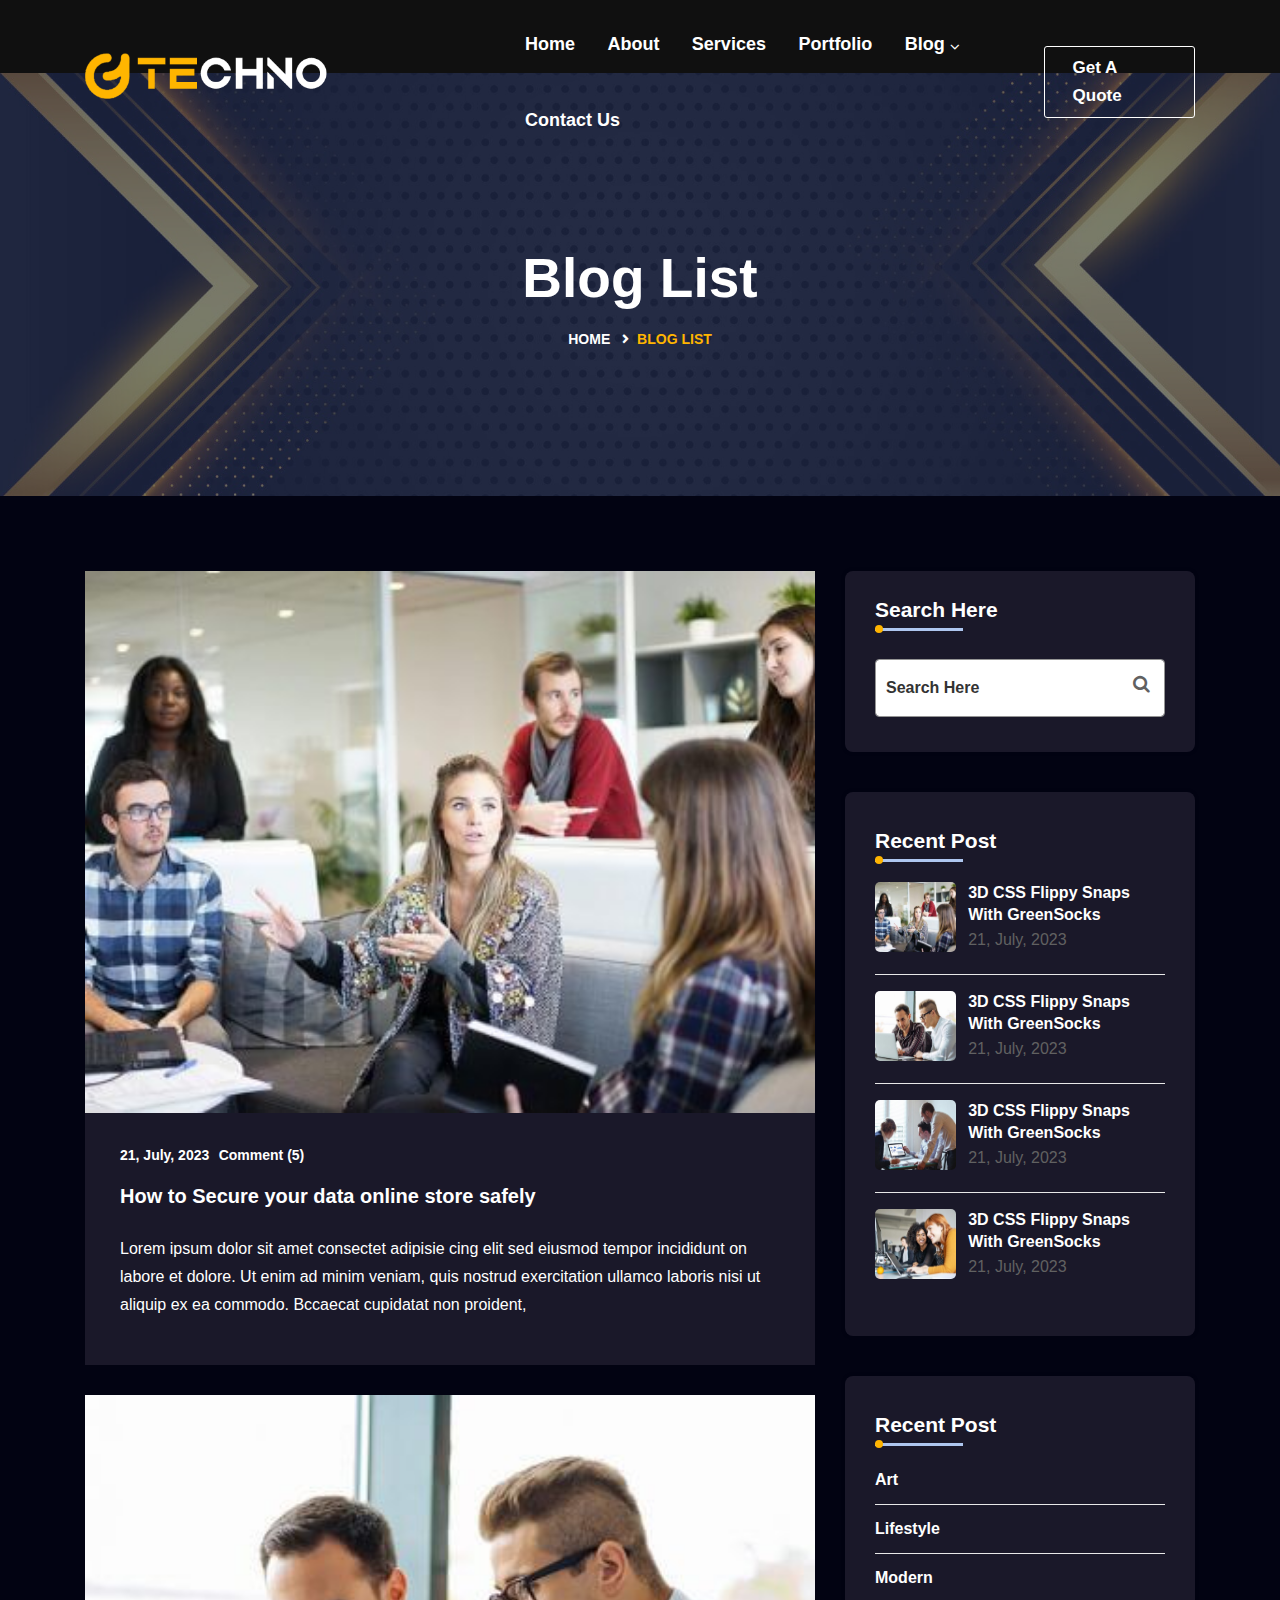
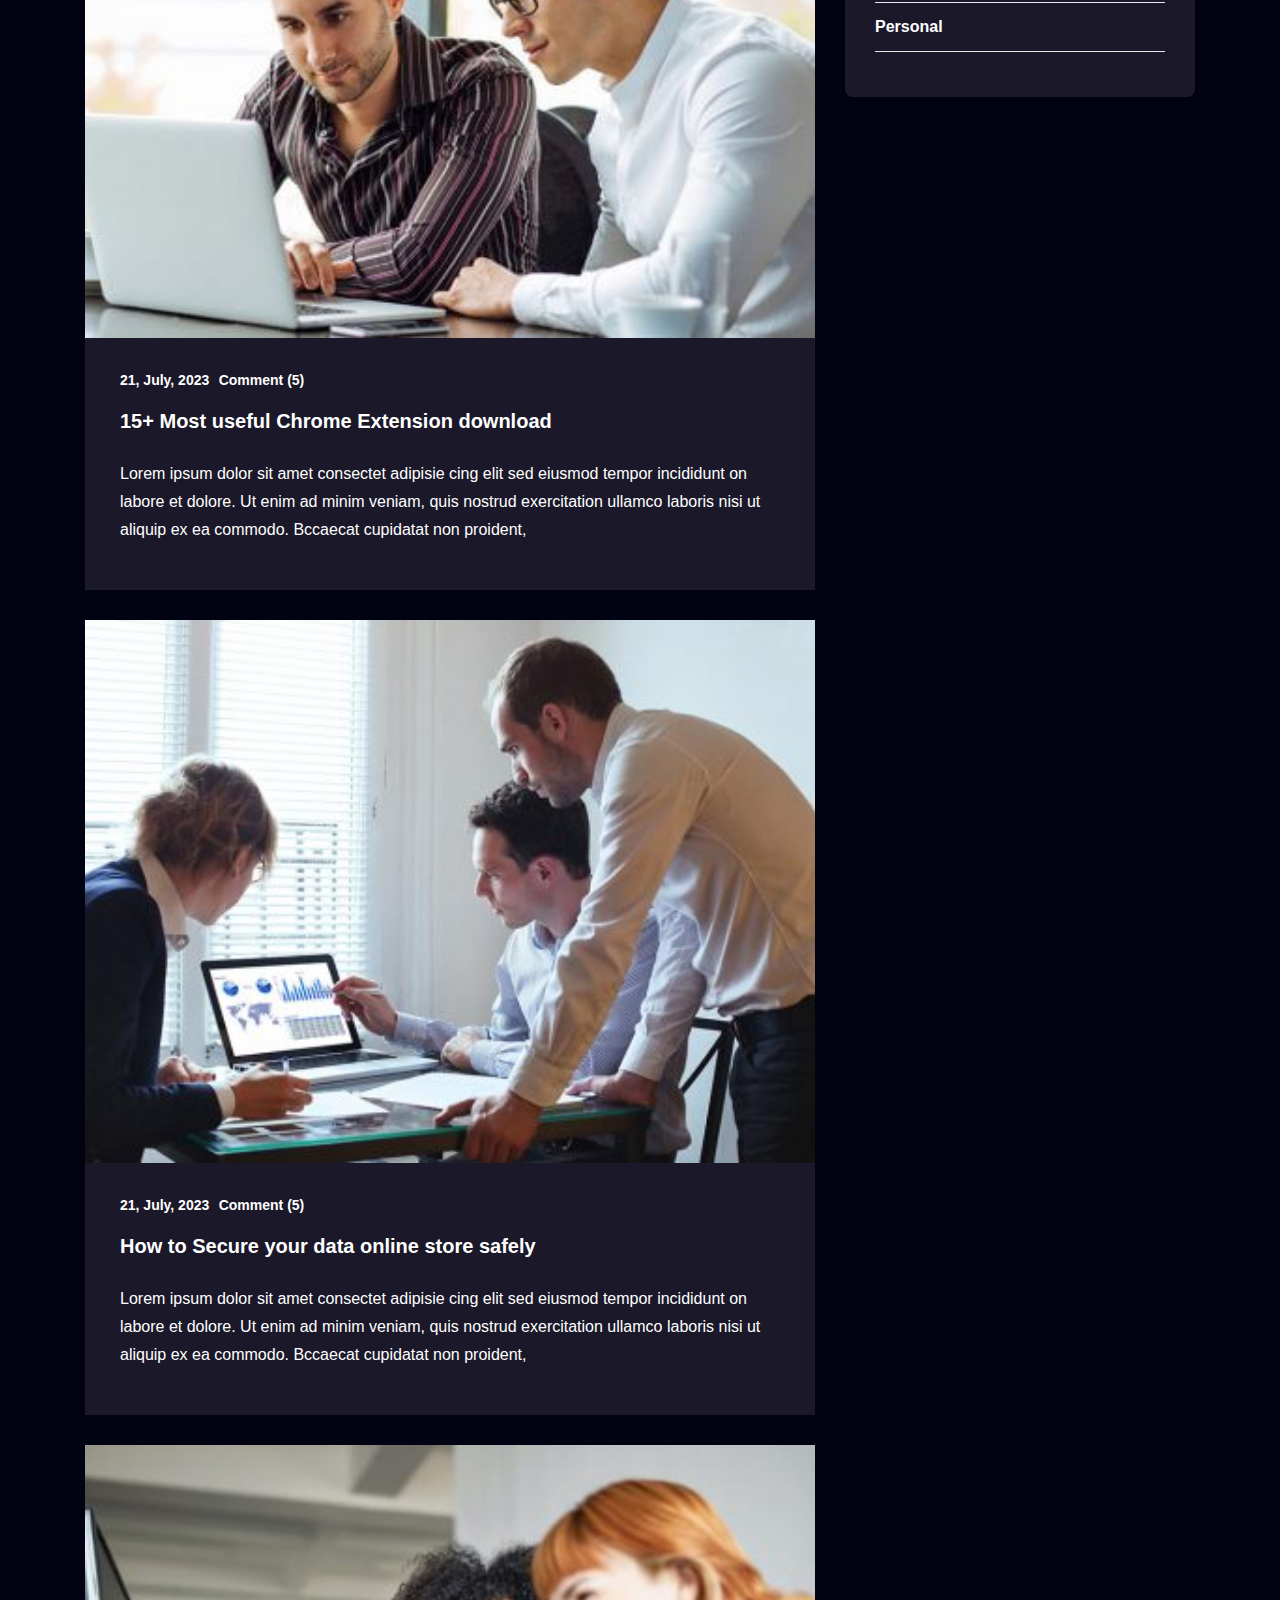
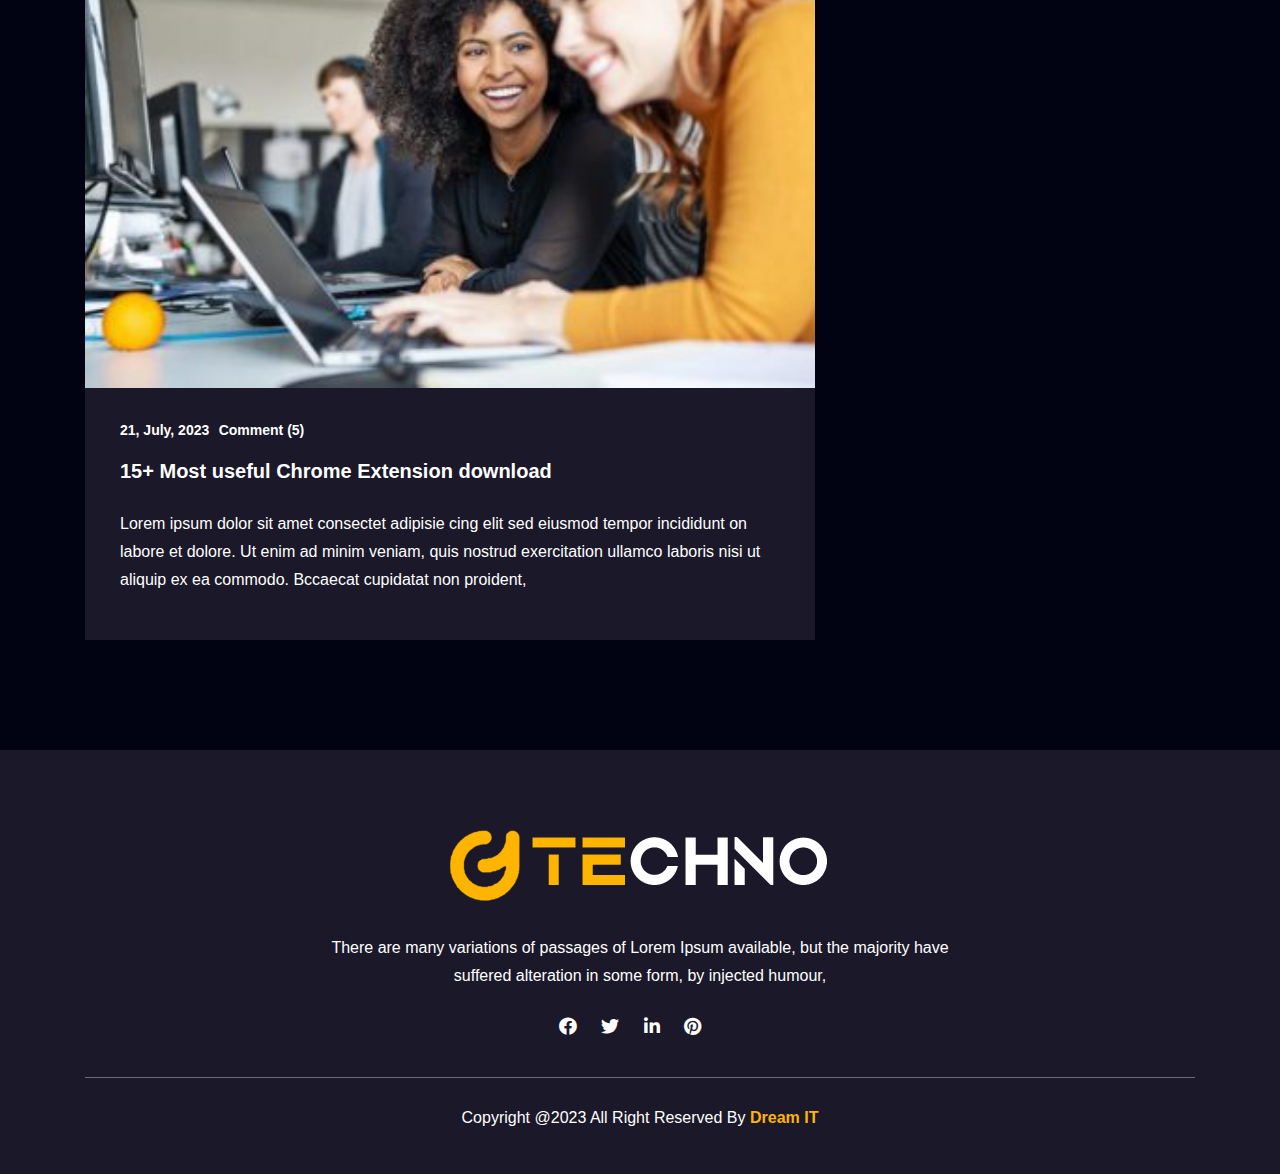
<file: blog-list.html>
﻿<!DOCTYPE HTML>
<html lang="en-US">
<head>
	<meta charset="UTF-8">
	<meta http-equiv="x-ua-compatible" content="ie=edge">
	<title>techno-personal</title>
	<meta name="description" content="">
	<meta name="viewport" content="width=device-width, initial-scale=1">
	<!-- Favicon -->
	<link rel="icon" type="image/png" sizes="56x56" href="assets/images/fav-icon/icon.png">
	<!-- bootstrap CSS -->
	<link rel="stylesheet" href="assets/css/bootstrap.min.css" type="text/css" media="all">
	<!-- carousel CSS -->
	<link rel="stylesheet" href="assets/css/owl.carousel.min.css" type="text/css" media="all">	

	<!-- nivo-slider CSS -->
	<link rel="stylesheet" href="assets/css/nivo-slider.css" type="text/css" media="all">
	<!-- animate CSS -->
	<link rel="stylesheet" href="assets/css/animate.css" type="text/css" media="all">	
	<!-- animated-text CSS -->
	<link rel="stylesheet" href="assets/css/animated-text.css" type="text/css" media="all">	
	<!-- font-awesome CSS -->
	<link rel="stylesheet" href="assets/css/all.min.css" type="text/css" media="all">	
	<!-- font-flaticon CSS -->
	<link rel="stylesheet" href="assets/css/flaticon.css" type="text/css" media="all">	
	<!-- theme-default CSS -->
	<link rel="stylesheet" href="assets/css/theme-default.css" type="text/css" media="all">	
	<!-- meanmenu CSS -->
	<link rel="stylesheet" href="assets/css/meanmenu.min.css" type="text/css" media="all">	
	<link rel="stylesheet" href="assets/css/font-awesome.min.css" type="text/css" media="all">	
	<!-- Main Style CSS -->
	<link rel="stylesheet" href="assets/css/style.css" media="all">
	<!-- transitions CSS -->
	<link rel="stylesheet" href="assets/css/owl.transitions.css" type="text/css" media="all">
	<!-- venobox CSS -->
	<link rel="stylesheet" href="venobox/venobox.css" type="text/css" media="all">

	<!-- widget CSS -->
	<link rel="stylesheet" href="assets/css/widget.css" type="text/css" media="all">
	
	<link href='../css?family=Titillium+Web:400,600' rel='stylesheet' type='text/css'>
	<link rel="stylesheet" href="../npm/bootstrap-icons%401.9.1/font/bootstrap-icons.css">
	<!-- responsive CSS -->
	<link rel="stylesheet" href="assets/css/responsive.css" media="all">

</head>
<body>

	<!-- loder -->
    <div class="loader-wrapper">
      <div class="loader"></div>
      <div class="loder-section left-section"></div>
      <div class="loder-section right-section"></div>
    </div>
    

	<div class="main-header">
		<div class="container">
			<div class="row">
				<div class="col-lg-12">
					<div id="sticky-header" class="nav-menu">
						<div class="header-logo">
							<a href="index.html"><img src="assets/images/techno-logo2.png" alt=""></a>
							<a class="main_sticky" href="index.html"><img src="assets/images/techno-logo2.png" alt=""></a>
						</div>
						<div class="heder-menu">
							<ul>
								<li><a href="index.html">home </a></li>
								<li><a href="about.html">about </a></li>
								<li><a href="service.html">services</a></li>
								<li><a href="portfolio.html">Portfolio</a></li>
								<li class="icon"><a href="#">blog </a>
									<div class="sub-menu">
										<ul>
											<li><a href="blog-grid.html">Blog grid</a></li>
											<li><a href="blog-list.html">Blog list</a></li>
										</ul>
									</div>
								</li>		
								<li><a href="contact.html">contact us</a></li>	
							</ul>
						</div>
						<div class="header-button">
							<a href="#">Get A Quote</a>
						</div>
					</div>
				</div>
			</div>
		</div>
	</div>
<!-- ============================================================== -->
<!-- Start - Mobile-Menu- Section -->
<!-- ============================================================= -->
<div class="mobile-menu-area d-sm-block d-md-block d-lg-none ">
	<div class="mobile-menu">
		<nav class="itsoft_menu">
			<ul class="nav_scroll">
				<li><a href="index.html">home </a></li>
				<li><a href="about.html">about </a></li>
				<li><a href="service.html">services</a></li>
				<li><a href="portfolio.html">Portfolio</a></li>
				<li class="icon"><a href="#">blog </a>
					<div class="sub-menu">
						<ul>
							<li><a href="blog-grid.html">Blog grid</a></li>
							<li><a href="blog-list.html">Blog list</a></li>
						</ul>
					</div>
				</li>		
				<li><a href="contact.html">contact us</a></li>	
			</ul>
		</nav>
	</div>
</div>
<!--==================================================-->
<!-- Start breadcumb-area -->
<!--==================================================-->
<div class="breadcumb-area d-flex align-items-center">
	<div class="container">
		<div class="row">
			<div class="col-lg-12">
				<div class="breacumb-content">
					<div class="breadcumb-title">
						<h1>blog list</h1>
					</div>
					<div class="breadcumb-content-text">
					<a href="index.html"> home <i class="fas fa-angle-right"></i><span>blog list</span></a>
					</div>
				</div>
			</div>
		</div>
	</div>
</div>
<!--==================================================-->
<!-- Start blog-area -->
<!--==================================================-->
<div class="blog-area upper">
	<div class="container">
		<div class="row top">
			<div class="col-lg-8">
				<div class="row">
					<div class="col-lg-12">
						<div class="blog-single-box">
							<div class="blog-thumb">
								<img src="assets/images/blog1.jpg" alt="">
							</div>
							<div class="blog-title">
								<span> 21, July, 2023</span>
								<a href="#"> Comment (5)</a>
								<h2><a href="blog-details.html">How to Secure your data online store safely</a></h2>
								<div class="blog-tex">
									<p>Lorem ipsum dolor sit amet consectet adipisie cing elit sed eiusmod tempor incididunt on labore et dolore.  Ut enim ad minim veniam, quis nostrud exercitation ullamco laboris nisi ut aliquip ex ea commodo. Bccaecat cupidatat non proident,</p>
								</div>
							</div>
						</div>
					</div>
					<div class="col-lg-12">
						<div class="blog-single-box">
							<div class="blog-thumb">
								<img src="assets/images/blog3.jpg" alt="">
							</div>
							<div class="blog-title">
								<span> 21, July, 2023</span>
								<a href="#"> Comment (5)</a>
								<h2><a href="blog-details.html">15+ Most useful Chrome Extension download</a></h2>
								<div class="blog-tex">
									<p>Lorem ipsum dolor sit amet consectet adipisie cing elit sed eiusmod tempor incididunt on labore et dolore.  Ut enim ad minim veniam, quis nostrud exercitation ullamco laboris nisi ut aliquip ex ea commodo. Bccaecat cupidatat non proident,</p>
								</div>
							</div>
						</div>
					</div>
					<div class="col-lg-12">
						<div class="blog-single-box">
							<div class="blog-thumb">
								<img src="assets/images/blog4.jpg" alt="">
							</div>
							<div class="blog-title">
								<span> 21, July, 2023</span>
								<a href="#"> Comment (5)</a>
								<h2><a href="blog-details.html">How to Secure your data online store safely</a></h2>
								<div class="blog-tex">
									<p>Lorem ipsum dolor sit amet consectet adipisie cing elit sed eiusmod tempor incididunt on labore et dolore.  Ut enim ad minim veniam, quis nostrud exercitation ullamco laboris nisi ut aliquip ex ea commodo. Bccaecat cupidatat non proident,</p>
								</div>
							</div>
						</div>
					</div>
					<div class="col-lg-12">
						<div class="blog-single-box">
							<div class="blog-thumb">
								<img src="assets/images/blog5.jpg" alt="">
							</div>
							<div class="blog-title">
								<span> 21, July, 2023</span>
								<a href="#"> Comment (5)</a>
								<h2><a href="blog-details.html">15+ Most useful Chrome Extension download</a></h2>
								<div class="blog-tex">
									<p>Lorem ipsum dolor sit amet consectet adipisie cing elit sed eiusmod tempor incididunt on labore et dolore.  Ut enim ad minim veniam, quis nostrud exercitation ullamco laboris nisi ut aliquip ex ea commodo. Bccaecat cupidatat non proident,</p>
								</div>
							</div>
						</div>
					</div>
				</div>
			</div>
			<div class="col-lg-4 col-md-6">
				<div class="sideber-search-box">
					<div class="sideber-content upper">
						<div class="sideber-title">
							<h3> Search Here</h3>
						</div>
						<div class="bg-bar"></div>
					</div>
					<div class="sidebar-search">
						<input class="form-control" type="text" name="search Here" placeholder="Search Here">
						<button type="submit"><i class="fa fa-search"></i></button>
					</div>
				</div>
				<div class="sideber-box">
					<div class="sideber-content">
						<div class="sideber-title">
							<h3> Recent Post</h3>
						</div>
						<div class="bg-bar"></div>
					</div>
					<div class="resent-post-single-box">
						<div class="resent-thunb">
							<img src="assets/images/blog1.jpg" alt="">
						</div>
						<div class="resent-content">
							<div class="resent-title">
								<a href="blog-details.html"><h3>3D CSS Flippy Snaps With GreenSocks</h3></a>
								<a href="#"><span>21, July, 2023</span></a>
							</div>
						</div>
					</div>
					<div class="resent-post-single-box">
						<div class="resent-thunb">
							<img src="assets/images/blog3.jpg" alt="">
						</div>
						<div class="resent-content">
							<div class="resent-title">
								<a href="blog-details.html"><h3>3D CSS Flippy Snaps With GreenSocks</h3></a>
								<a href="#"><span>21, July, 2023</span></a>
							</div>
						</div>
					</div>
					<div class="resent-post-single-box">
						<div class="resent-thunb">
							<img src="assets/images/blog4.jpg" alt="">
						</div>
						<div class="resent-content">
							<div class="resent-title">
								<a href="blog-details.html"><h3>3D CSS Flippy Snaps With GreenSocks</h3></a>
								<a href="#"><span>21, July, 2023</span></a>
							</div>
						</div>
					</div>
					<div class="resent-post-single-box two">
						<div class="resent-thunb">
							<img src="assets/images/blog5.jpg" alt="">
						</div>
						<div class="resent-content">
							<div class="resent-title">
								<a href="blog-details.html"><h3>3D CSS Flippy Snaps With GreenSocks</h3></a>
								<a href="#"><span>21, July, 2023</span></a>
							</div>
						</div>
					</div>
				</div>
				<div class="sideber-box">
					<div class="sideber-content">
						<div class="sideber-title">
							<h3> Recent Post</h3>
						</div>
						<div class="bg-bar"></div>
					</div>
					<div class="catagories-body">
						<ul>
							<li><a href="#"> Art</a></li>
							<li><a href="#"> Lifestyle</a></li>
							<li><a href="#"> Modern</a></li>
							<li><a href="#"> Personal</a></li>
						</ul>
					</div>
				</div>
			</div>
		</div>
	</div>
</div>
<!--==================================================-->
<!-- Start footer Area -->
<!--==================================================-->
<div class="footer-area">
	<div class="container">
		<div class="row">
			<div class="col-lg-12">
				<div class="footer-single-box">
					<div class="footer-logo">
						<img src="assets/images/techno-logo2.png" alt="">
					</div>
					<div class="footer-text">
						<p>There are many variations of passages of Lorem Ipsum available, but the majority have suffered alteration in some form, by injected humour,</p>
					</div>
					<div class="footer-icon">
						<ul>
							<li><a href="#"><i class="fab fa-facebook"></i></a></li>
							<li><a href="#"><i class="fab fa-twitter"></i></a></li>
							<li><a href="#"><i class="fab fa-linkedin-in"></i></a></li>
							<li><a href="#"><i class="fab fa-pinterest"></i></a></li>
						</ul>
					</div>
				</div>
			</div>
		</div>
		<div class="row bottom">
			<div class="col-lg-12">
				<div class="copy-right-area">
					<div class="copy-right-text">
						<h4>Copyright @2023 All Right Reserved By <a href="#">Dream IT</a></h4>
					</div>
				</div>
			</div>
		</div>
	</div>
</div>

<!--==================================================-->
<!-- Start scroll strat Area -->
<!--==================================================-->
<!-- scroll strat============  -->
<div class="scroll-area">
	<div class="top-wrap">
		<div class="go-top-btn-wraper">
			<div class="go-top go-top-button">
				<i class="fa fa-angle-double-up" aria-hidden="true"></i>
				<i class="fa fa-angle-double-up" aria-hidden="true"></i>
			</div>
		</div>
	</div>
</div>
<!-- scroll end============  -->



	<!-- jquery js -->	
	<script src="assets/js/vendor/jquery-3.2.1.min.js"></script>
	<!-- bootstrap js -->	
	<script src="assets/js/bootstrap.min.js"></script>
	<!-- carousel js -->
	<script src="assets/js/owl.carousel.min.js"></script>
	<!-- counterup js -->
	<script src="assets/js/jquery.counterup.min.js"></script>
	<!-- waypoints js -->
	<script src="assets/js/waypoints.min.js"></script>
	<!-- wow js -->
	<script src="assets/js/wow.js"></script>
	<!-- imagesloaded js -->
	<script src="assets/js/imagesloaded.pkgd.min.js"></script>
	<!-- venobox js -->
	<script src="venobox/venobox.js"></script>
	<!-- ajax mail js -->
	<script src="assets/js/ajax-mail.js"></script>
	<!--  animated-text js -->	
	<script src="assets/js/animated-text.js"></script>
	<!-- venobox min js -->
	<script src="venobox/venobox.min.js"></script>
	<!-- isotope js -->
	<script src="assets/js/isotope.pkgd.min.js"></script>
	<!-- jquery nivo slider pack js -->
	<script src="assets/js/jquery.nivo.slider.pack.js"></script>
	<!-- jquery meanmenu js -->	
	<script src="assets/js/jquery.meanmenu.js"></script>
	<script src="assets/js/popper.min.js"></script>
	<!-- jquery scrollup js -->	
	<script src="assets/js/jquery.scrollUp.js"></script>
	<!-- theme js -->	
	<script src="assets/js/theme.js"></script>
	<script src="assets/js/jquery.barfiller.js"></script>
	<!-- modernizr js -->	
	<script src="assets/js/vendor/modernizr-3.5.0.min.js"></script>
	<script src="../ityped%400.0.10/dist/ityped.min.js"></script>
       <script>
            window.ityped.init(document.querySelector('.ityped'),{
                strings: ['WEB DESIGNE RPUBLIC ', 'FIGUREPHOTOGRAPHY ',],
                loop: true
            })
        </script> 

		<!-- jquery js -->
	



<script>
$(document).ready(function(){

$('.aa').counterUp({
    delay: 10,
    time: 1000
});


});
</script>

	<script>
		(function($) {
    $('.accordion > li:eq(0) a').addClass('active').next().slideDown();

    $('.accordion a').click(function(j) {
        var dropDown = $(this).closest('li').find('p');

        $(this).closest('.accordion').find('p').not(dropDown).slideUp();

        if ($(this).hasClass('active')) {
            $(this).removeClass('active');
        } else {
            $(this).closest('.accordion').find('a.active').removeClass('active');
            $(this).addClass('active');
        }

        dropDown.stop(false, true).slideToggle();

        j.preventDefault();
    });
})(jQuery);
	</script>
	
</body>
</html>
</file>
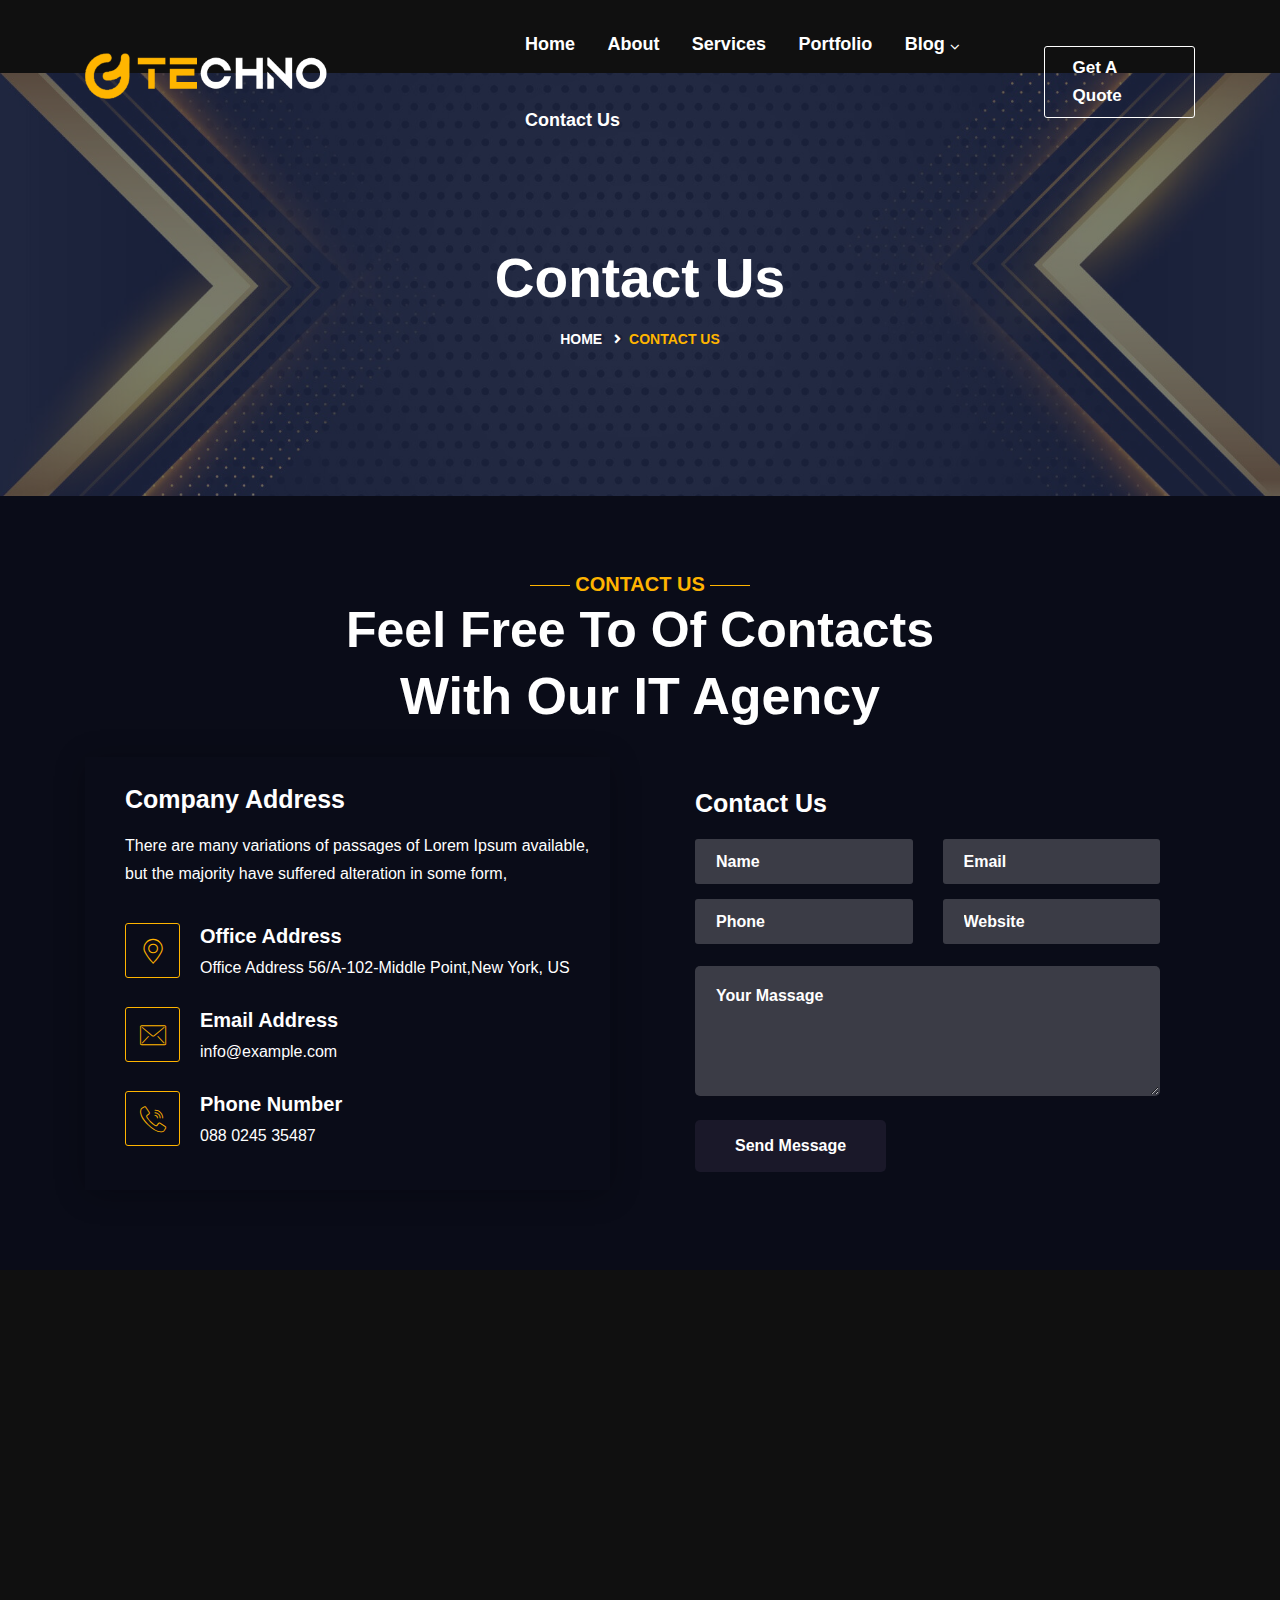
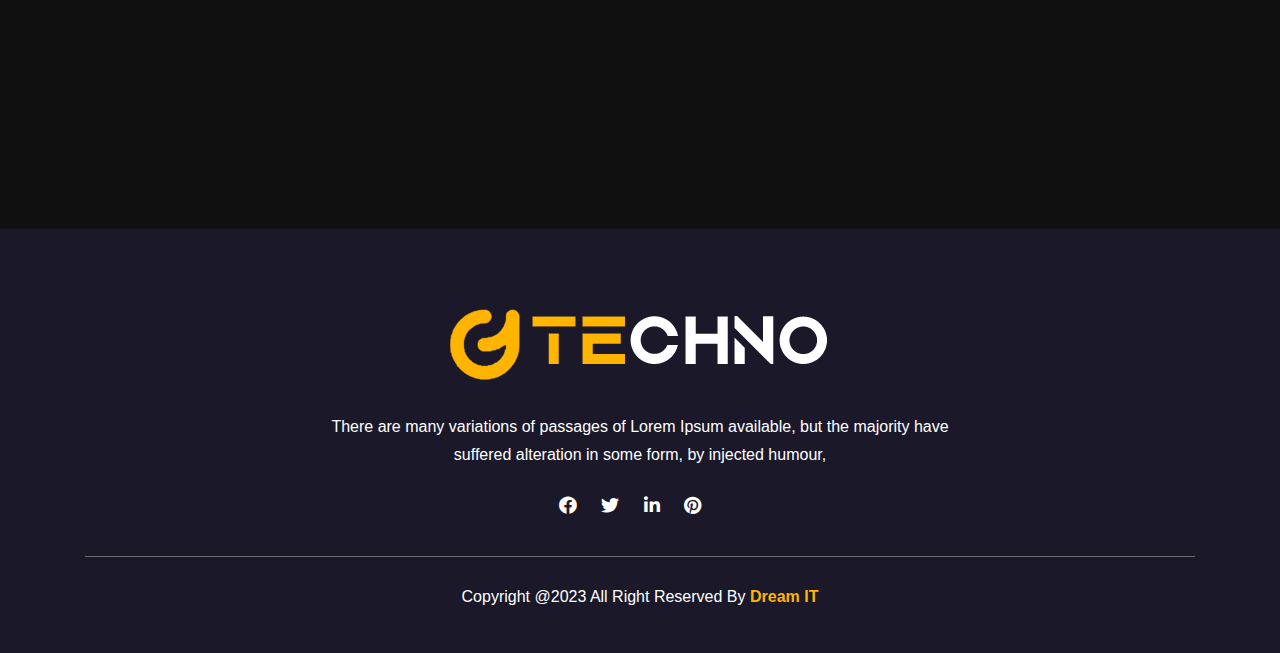
<file: contact.html>
﻿<!DOCTYPE HTML>
<html lang="en-US">
<head>
	<meta charset="UTF-8">
	<meta http-equiv="x-ua-compatible" content="ie=edge">
	<title>techno-personal</title>
	<meta name="description" content="">
	<meta name="viewport" content="width=device-width, initial-scale=1">
	<!-- Favicon -->
	<link rel="icon" type="image/png" sizes="56x56" href="assets/images/fav-icon/icon.png">
	<!-- bootstrap CSS -->
	<link rel="stylesheet" href="assets/css/bootstrap.min.css" type="text/css" media="all">
	<!-- carousel CSS -->
	<link rel="stylesheet" href="assets/css/owl.carousel.min.css" type="text/css" media="all">	

	<!-- nivo-slider CSS -->
	<link rel="stylesheet" href="assets/css/nivo-slider.css" type="text/css" media="all">
	<!-- animate CSS -->
	<link rel="stylesheet" href="assets/css/animate.css" type="text/css" media="all">	
	<!-- animated-text CSS -->
	<link rel="stylesheet" href="assets/css/animated-text.css" type="text/css" media="all">	
	<!-- font-awesome CSS -->
	<link rel="stylesheet" href="assets/css/all.min.css" type="text/css" media="all">	
	<!-- font-flaticon CSS -->
	<link rel="stylesheet" href="assets/css/flaticon.css" type="text/css" media="all">	
	<!-- theme-default CSS -->
	<link rel="stylesheet" href="assets/css/theme-default.css" type="text/css" media="all">	
	<!-- meanmenu CSS -->
	<link rel="stylesheet" href="assets/css/meanmenu.min.css" type="text/css" media="all">	
	<link rel="stylesheet" href="assets/css/font-awesome.min.css" type="text/css" media="all">	
	<!-- Main Style CSS -->
	<link rel="stylesheet" href="assets/css/style.css" media="all">
	<!-- transitions CSS -->
	<link rel="stylesheet" href="assets/css/owl.transitions.css" type="text/css" media="all">
	<!-- venobox CSS -->
	<link rel="stylesheet" href="venobox/venobox.css" type="text/css" media="all">

	<!-- widget CSS -->
	<link rel="stylesheet" href="assets/css/widget.css" type="text/css" media="all">
	
	<link href='../css?family=Titillium+Web:400,600' rel='stylesheet' type='text/css'>
	<link rel="stylesheet" href="../npm/bootstrap-icons%401.9.1/font/bootstrap-icons.css">
	<!-- responsive CSS -->
	<link rel="stylesheet" href="assets/css/responsive.css" media="all">

</head>
<body>

	<!-- loder -->
    <div class="loader-wrapper">
      <div class="loader"></div>
      <div class="loder-section left-section"></div>
      <div class="loder-section right-section"></div>
    </div>
    

	<div class="main-header">
		<div class="container">
			<div class="row">
				<div class="col-lg-12">
					<div id="sticky-header" class="nav-menu">
						<div class="header-logo">
							<a href="index.html"><img src="assets/images/techno-logo2.png" alt=""></a>
							<a class="main_sticky" href="index.html"><img src="assets/images/techno-logo2.png" alt=""></a>
						</div>
						<div class="heder-menu">
							<ul>
								<li><a href="index.html">home </a></li>
								<li><a href="about.html">about </a></li>
								<li><a href="service.html">services</a></li>
								<li><a href="portfolio.html">Portfolio</a></li>
								<li class="icon"><a href="#">blog </a>
									<div class="sub-menu">
										<ul>
											<li><a href="blog-grid.html">Blog grid</a></li>
											<li><a href="blog-list.html">Blog list</a></li>
										</ul>
									</div>
								</li>		
								<li><a href="contact.html">contact us</a></li>	
							</ul>
						</div>
						<div class="header-button">
							<a href="#">Get A Quote</a>
						</div>
					</div>
				</div>
			</div>
		</div>
	</div>
<!-- ============================================================== -->
<!-- Start - Mobile-Menu- Section -->
<!-- ============================================================= -->
<div class="mobile-menu-area d-sm-block d-md-block d-lg-none ">
	<div class="mobile-menu">
		<nav class="itsoft_menu">
			<ul class="nav_scroll">
				<li><a href="index.html">home </a></li>
				<li><a href="about.html">about </a></li>
				<li><a href="service.html">services</a></li>
				<li><a href="portfolio.html">Portfolio</a></li>
				<li class="icon"><a href="#">blog </a>
					<div class="sub-menu">
						<ul>
							<li><a href="blog-grid.html">Blog grid</a></li>
							<li><a href="blog-list.html">Blog list</a></li>
						</ul>
					</div>
				</li>		
				<li><a href="contact.html">contact us</a></li>	
			</ul>
		</nav>
	</div>
</div>
<!--==================================================-->
<!-- Start breadcumb-area -->
<!--==================================================-->
<div class="breadcumb-area d-flex align-items-center">
	<div class="container">
		<div class="row">
			<div class="col-lg-12">
				<div class="breacumb-content">
					<div class="breadcumb-title">
						<h1>Contact us</h1>
					</div>
					<div class="breadcumb-content-text">
					<a href="index.html"> home <i class="fas fa-angle-right"></i><span>Contact us</span></a>
					</div>
				</div>
			</div>
		</div>
	</div>
</div>
<!--==================================================-->
<!-- Start contact Area -->
<!--==================================================-->
<div class="contact-area">
	<div class="container">
		<div class="row">
			<div class="col-lg-12">
				<div class="section-title">
					<div class="sub-title">
						<h5>CONTACT US</h5>
						<h3>Feel Free To Of Contacts</h3>
						<h2>With Our IT Agency</h2>
					</div>
				</div>
			</div>
		</div>
		<div class="row">
			<div class="col-lg-6">
				<div class="single-contact-box">
					<div class="contact-title">
						<h2>Company Address</h2>
						<p>There are many variations of passages of Lorem Ipsum available, but the majority have suffered alteration in some form,</p>
					</div>
					<div class="icon-box">
						<div class="contact-icon">
							<i class="flaticon flaticon-placeholder-1"></i>
						</div>
						<div class="icon-box-content">
							<h2>Office Address</h2>
							<span>Office Address 56/A-102-Middle Point,New York, US</span>
						</div>
					</div>
					<div class="icon-box">
						<div class="contact-icon">
							<i class="flaticon flaticon-email"></i>
						</div>
						<div class="icon-box-content">
							<h2>Email Address</h2>
							<span>info@example.com</span>
						</div>
					</div>
					<div class="icon-box">
						<div class="contact-icon">
							<i class="flaticon flaticon-call"></i>
						</div>
						<div class="icon-box-content">
							<h2>Phone Number</h2>
							<span>088 0245 35487</span>
						</div>
					</div>
				</div>
			</div>
			<div class="col-lg-6">
				<div class="single-contact-box upper">
					<div class="contact-title">
						<h3>Contact Us</h3>
					</div>
					<form action="https://formspree.io/f/myyleorq" method="POST" id="dreamit-form">
						<div class="row">
							<div class="col-lg-6">
								<div class="form_box">
									<input type="text" name="name" placeholder="Name">
								</div>
							</div>
							<div class="col-lg-6">
								<div class="form_box">
									<input type="text" name="email" placeholder="Email">
								</div>
							</div>
							<div class="col-lg-6">
								<div class="form_box">
									<input type="text" name="Phone" placeholder="Phone">
								</div>
							</div>
							<div class="col-lg-6">
								<div class="form_box">
									<input type="text" name="Website" placeholder="Website">
								</div>
							</div>
							<div class="col-lg-12 col-md-12">
								<div class="form_box">
									<textarea name="massage" id="massage" cols="30" rows="10" placeholder="Your Massage"></textarea>
								</div>
								<div class="form-button">
									<button type="submit">Send Message</button>
								</div>
							</div>
						</div>
					</form>
					<div id="status"></div>
				</div>
			</div>
		</div>
	</div>
</div>
<!--==================================================-->
<!-- Start map area -->
<!--==================================================-->
<div class="map-area">
	<div class="container">
		<div class="row maps">
			<div class="col-lg-12">
				<iframe src="https://www.google.com/maps/embed?pb=!1m18!1m12!1m3!1d387190.279909073!2d-74.25987368715491!3d40.69767006458873!2m3!1f0!2f0!3f0!3m2!1i1024!2i768!4f13.1!3m3!1m2!1s0x89c24fa5d33f083b%3A0xc80b8f06e177fe62!2sNew%20York%2C%20NY%2C%20USA!5e0!3m2!1sen!2sbd!4v1633418400558!5m2!1sen!2sbd" width="1920" height="450" style="border:0;" allowfullscreen="" loading="lazy"></iframe>
			</div>
		</div>
	</div>
</div>
<!--==================================================-->
<!-- Start footer Area -->
<!--==================================================-->
<div class="footer-area">
	<div class="container">
		<div class="row">
			<div class="col-lg-12">
				<div class="footer-single-box">
					<div class="footer-logo">
						<img src="assets/images/techno-logo2.png" alt="">
					</div>
					<div class="footer-text">
						<p>There are many variations of passages of Lorem Ipsum available, but the majority have suffered alteration in some form, by injected humour,</p>
					</div>
					<div class="footer-icon">
						<ul>
							<li><a href="#"><i class="fab fa-facebook"></i></a></li>
							<li><a href="#"><i class="fab fa-twitter"></i></a></li>
							<li><a href="#"><i class="fab fa-linkedin-in"></i></a></li>
							<li><a href="#"><i class="fab fa-pinterest"></i></a></li>
						</ul>
					</div>
				</div>
			</div>
		</div>
		<div class="row bottom">
			<div class="col-lg-12">
				<div class="copy-right-area">
					<div class="copy-right-text">
						<h4>Copyright @2023 All Right Reserved By <a href="#">Dream IT</a></h4>
					</div>
				</div>
			</div>
		</div>
	</div>
</div>

<!--==================================================-->
<!-- Start scroll strat Area -->
<!--==================================================-->
<!-- scroll strat============  -->
<div class="scroll-area">
	<div class="top-wrap">
		<div class="go-top-btn-wraper">
			<div class="go-top go-top-button">
				<i class="fa fa-angle-double-up" aria-hidden="true"></i>
				<i class="fa fa-angle-double-up" aria-hidden="true"></i>
			</div>
		</div>
	</div>
</div>
<!-- scroll end============  -->



	<!-- jquery js -->	
	<script src="assets/js/vendor/jquery-3.2.1.min.js"></script>
	<!-- bootstrap js -->	
	<script src="assets/js/bootstrap.min.js"></script>
	<!-- carousel js -->
	<script src="assets/js/owl.carousel.min.js"></script>
	<!-- counterup js -->
	<script src="assets/js/jquery.counterup.min.js"></script>
	<!-- waypoints js -->
	<script src="assets/js/waypoints.min.js"></script>
	<!-- wow js -->
	<script src="assets/js/wow.js"></script>
	<!-- imagesloaded js -->
	<script src="assets/js/imagesloaded.pkgd.min.js"></script>
	<!-- venobox js -->
	<script src="venobox/venobox.js"></script>
	<!-- ajax mail js -->
	<script src="assets/js/ajax-mail.js"></script>
	<!--  animated-text js -->	
	<script src="assets/js/animated-text.js"></script>
	<!-- venobox min js -->
	<script src="venobox/venobox.min.js"></script>
	<!-- isotope js -->
	<script src="assets/js/isotope.pkgd.min.js"></script>
	<!-- jquery nivo slider pack js -->
	<script src="assets/js/jquery.nivo.slider.pack.js"></script>
	<!-- jquery meanmenu js -->	
	<script src="assets/js/jquery.meanmenu.js"></script>
	<script src="assets/js/popper.min.js"></script>
	<!-- jquery scrollup js -->	
	<script src="assets/js/jquery.scrollUp.js"></script>
	<!-- theme js -->	
	<script src="assets/js/theme.js"></script>
	<script src="assets/js/jquery.barfiller.js"></script>
	<!-- modernizr js -->	
	<script src="assets/js/vendor/modernizr-3.5.0.min.js"></script>
	<script src="../ityped%400.0.10/dist/ityped.min.js"></script>
       <script>
            window.ityped.init(document.querySelector('.ityped'),{
                strings: ['WEB DESIGNE RPUBLIC ', 'FIGUREPHOTOGRAPHY ',],
                loop: true
            })
        </script> 

		<!-- jquery js -->
	



<script>
$(document).ready(function(){

$('.aa').counterUp({
    delay: 10,
    time: 1000
});


});
</script>

	<script>
		(function($) {
    $('.accordion > li:eq(0) a').addClass('active').next().slideDown();

    $('.accordion a').click(function(j) {
        var dropDown = $(this).closest('li').find('p');

        $(this).closest('.accordion').find('p').not(dropDown).slideUp();

        if ($(this).hasClass('active')) {
            $(this).removeClass('active');
        } else {
            $(this).closest('.accordion').find('a.active').removeClass('active');
            $(this).addClass('active');
        }

        dropDown.stop(false, true).slideToggle();

        j.preventDefault();
    });
})(jQuery);
	</script>
	
</body>
</html>
</file>
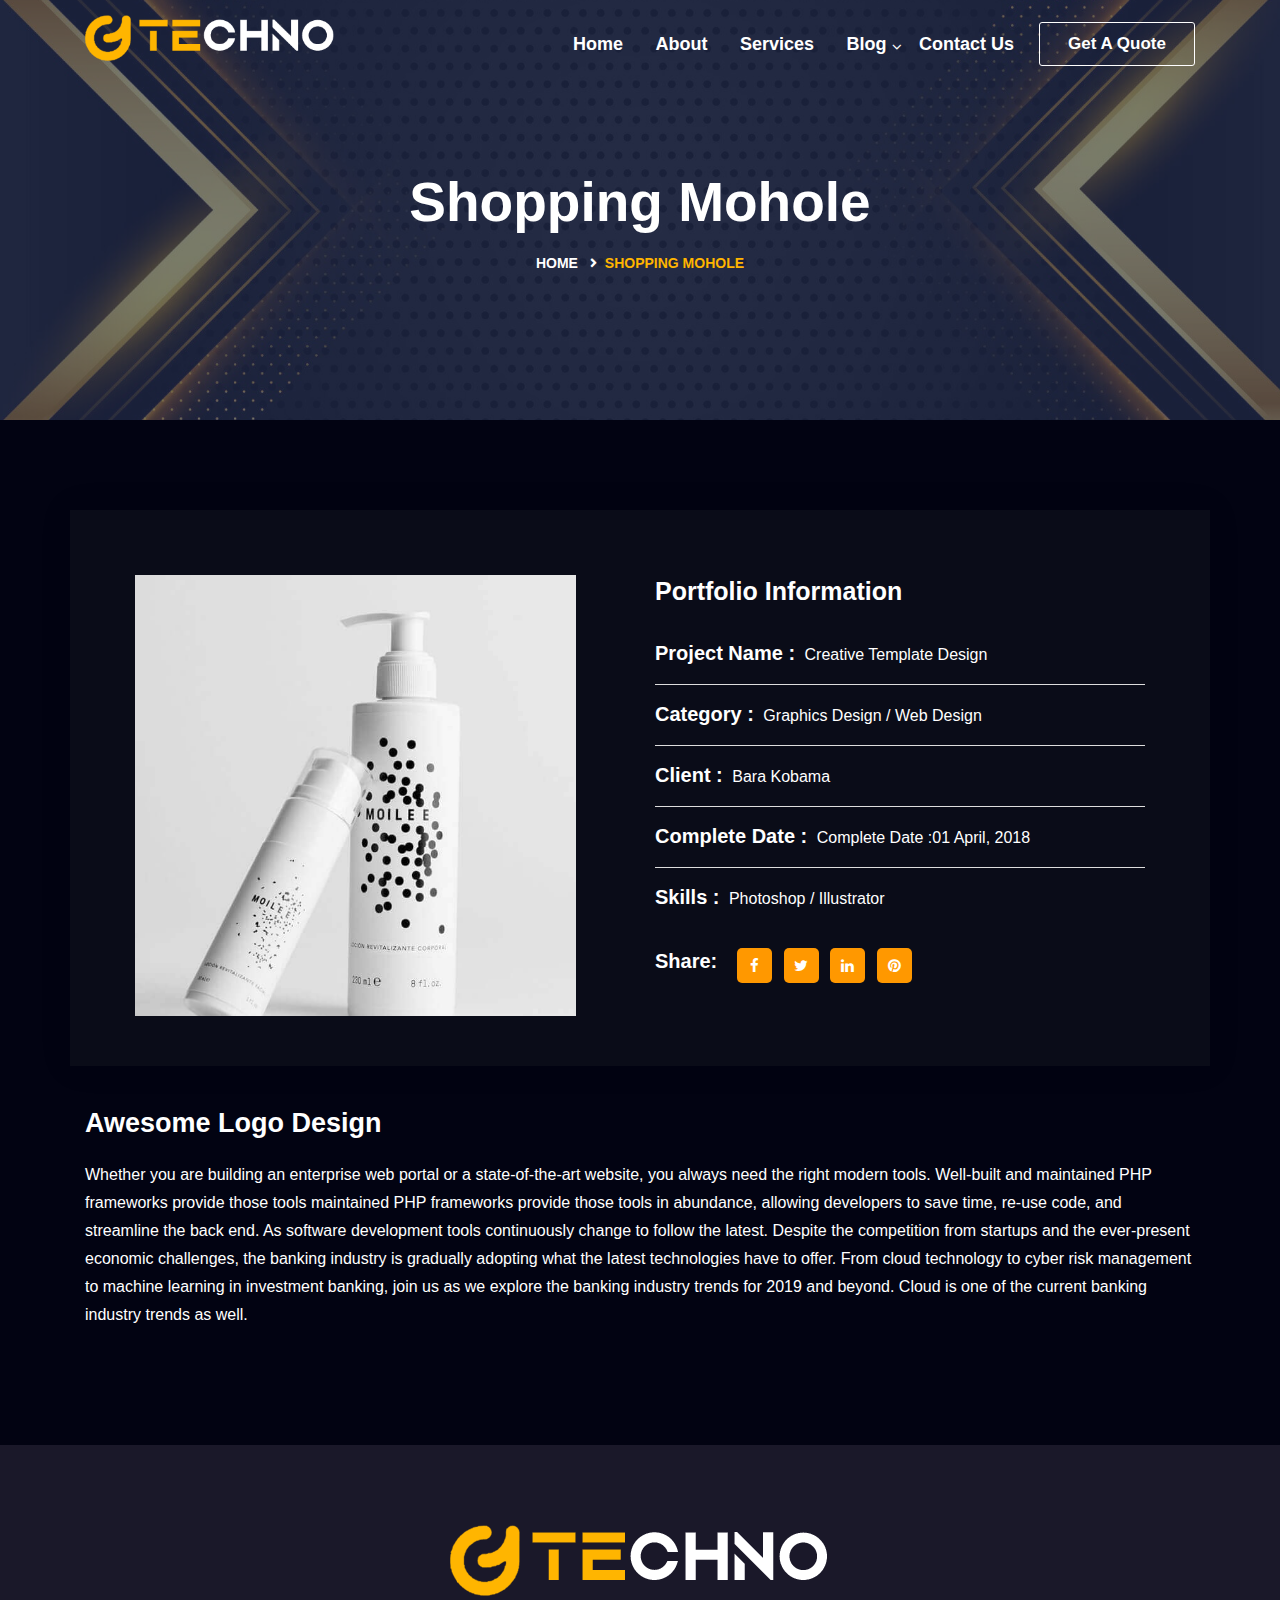
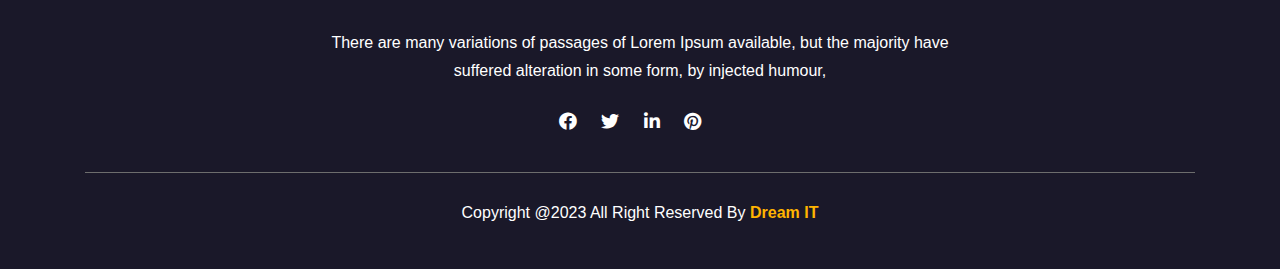
<file: portfolio-details.html>
﻿<!DOCTYPE HTML>
<html lang="en-US">
<head>
	<meta charset="UTF-8">
	<meta http-equiv="x-ua-compatible" content="ie=edge">
	<title>techno-personal</title>
	<meta name="description" content="">
	<meta name="viewport" content="width=device-width, initial-scale=1">
	<!-- Favicon -->
	<link rel="icon" type="image/png" sizes="56x56" href="assets/images/fav-icon/icon.png">
	<!-- bootstrap CSS -->
	<link rel="stylesheet" href="assets/css/bootstrap.min.css" type="text/css" media="all">
	<!-- carousel CSS -->
	<link rel="stylesheet" href="assets/css/owl.carousel.min.css" type="text/css" media="all">	

	<!-- nivo-slider CSS -->
	<link rel="stylesheet" href="assets/css/nivo-slider.css" type="text/css" media="all">
	<!-- animate CSS -->
	<link rel="stylesheet" href="assets/css/animate.css" type="text/css" media="all">	
	<!-- animated-text CSS -->
	<link rel="stylesheet" href="assets/css/animated-text.css" type="text/css" media="all">	
	<!-- font-awesome CSS -->
	<link rel="stylesheet" href="assets/css/all.min.css" type="text/css" media="all">	
	<!-- font-flaticon CSS -->
	<link rel="stylesheet" href="assets/css/flaticon.css" type="text/css" media="all">	
	<!-- theme-default CSS -->
	<link rel="stylesheet" href="assets/css/theme-default.css" type="text/css" media="all">	
	<!-- meanmenu CSS -->
	<link rel="stylesheet" href="assets/css/meanmenu.min.css" type="text/css" media="all">	
	<link rel="stylesheet" href="assets/css/font-awesome.min.css" type="text/css" media="all">	
	<!-- Main Style CSS -->
	<link rel="stylesheet" href="assets/css/style.css" media="all">
	<!-- transitions CSS -->
	<link rel="stylesheet" href="assets/css/owl.transitions.css" type="text/css" media="all">
	<!-- venobox CSS -->
	<link rel="stylesheet" href="venobox/venobox.css" type="text/css" media="all">

	<!-- widget CSS -->
	<link rel="stylesheet" href="assets/css/widget.css" type="text/css" media="all">
	
	<link href='../css?family=Titillium+Web:400,600' rel='stylesheet' type='text/css'>
	<link rel="stylesheet" href="../npm/bootstrap-icons%401.9.1/font/bootstrap-icons.css">
	<!-- responsive CSS -->
	<link rel="stylesheet" href="assets/css/responsive.css" media="all">

</head>
<body>

	<!-- loder -->
    <div class="loader-wrapper">
      <div class="loader"></div>
      <div class="loder-section left-section"></div>
      <div class="loder-section right-section"></div>
    </div>
    

	<div class="main-header">
		<div class="container">
			<div class="row">
				<div class="col-lg-12">
					<div id="sticky-header" class="nav-menu">
						<div class="header-logo">
							<a href="index.html"><img src="assets/images/techno-logo2.png" alt=""></a>
							<a class="main_sticky" href="index.html"><img src="assets/images/techno-logo2.png" alt=""></a>
						</div>
						<div class="heder-menu">
							<ul>
								<li><a href="index.html">home </a></li>
								<li><a href="about.html">about </a></li>
								<li><a href="service.html">services</a></li>
								<li class="icon"><a href="#">blog </a>
									<div class="sub-menu">
										<ul>
											<li><a href="blog-grid.html">Blog grid</a></li>
											<li><a href="blog-list.html">Blog list</a></li>
										</ul>
									</div>
								</li>		
								<li><a href="contact.html">contact us</a></li>	
							</ul>
						</div>
						<div class="header-button">
							<a href="#">Get A Quote</a>
						</div>
					</div>
				</div>
			</div>
		</div>
	</div>
<!-- ============================================================== -->
<!-- Start - Mobile-Menu- Section -->
<!-- ============================================================= -->
<div class="mobile-menu-area d-sm-block d-md-block d-lg-none ">
	<div class="mobile-menu">
		<nav class="itsoft_menu">
			<ul class="nav_scroll">
				<li><a href="index.html">home </a></li>
				<li><a href="about.html">about </a></li>
				<li><a href="service.html">services</a></li>
				<li class="icon"><a href="#">blog </a>
					<div class="sub-menu">
						<ul>
							<li><a href="blog-grid.html">Blog grid</a></li>
							<li><a href="blog-list.html">Blog list</a></li>
						</ul>
					</div>
				</li>		
				<li><a href="contact.html">contact us</a></li>	
			</ul>
		</nav>
	</div>
</div>
<!--==================================================-->
<!-- Start breadcumb-area -->
<!--==================================================-->
<div class="breadcumb-area d-flex align-items-center">
	<div class="container">
		<div class="row">
			<div class="col-lg-12">
				<div class="breacumb-content">
					<div class="breadcumb-title">
						<h1>Shopping Mohole</h1>
					</div>
					<div class="breadcumb-content-text">
					<a href="index.html"> home <i class="fas fa-angle-right"></i><span>Shopping Mohole</span></a>
					</div>
				</div>
			</div>
		</div>
	</div>
</div>
<!--==================================================-->
<!-- Start pricing Area -->
<!--==================================================-->
<div class="portfolio-area">
	<div class="container">
		<div class="row portf">
			<div class="col-lg-6 col-md-6">
				<div class="single-portfolio-box">
					<div class="portfolio-thumb">
						<img src="assets/images/p2.jpg" alt="">
					</div>
				</div>
			</div>
			<div class="col-lg-6 col-md-6">
				<div class="single-portfolio-box">
					<div class="portfolio-title">
						<h2>Portfolio Information</h2>
						<ul>
							<li><strong>Project Name :</strong> Creative Template Design</li>
							<li><strong>Category :</strong> Graphics Design / Web Design</li>
							<li><strong>Client :</strong> Bara Kobama</li>
							<li><strong>Complete Date :</strong> Complete Date :01 April, 2018</li>
							<li class="not"><strong>Skills :</strong> Photoshop / Illustrator</li>
						</ul>
					</div>
					<div class="portfolio-icon">
						<div class="portfolio-share">
							<h3>Share:</h3>
						</div>
						<ul>
							<li><a href="#"><i class="fa fa-facebook"></i></a></li>
							<li><a href="#"><i class="fa fa-twitter"></i></a></li>
							<li><a href="#"><i class="fa fa-linkedin"></i></a></li>
							<li><a href="#"><i class="fa fa-pinterest"></i></a></li>
						</ul>
					</div>
				</div>
			</div>
		</div>
		<div class="portfolio-bottom">
				<h2>Awesome Logo Design</h2>
				<p>Whether you are building an enterprise web portal or a state-of-the-art website, you always need the right modern tools. Well-built and maintained PHP frameworks provide those tools maintained PHP frameworks provide those tools in abundance, allowing developers to save time, re-use code, and streamline the back end. As software development tools continuously change to follow the latest. Despite the competition from startups and the ever-present economic challenges, the banking industry is gradually adopting what the latest technologies have to offer. From cloud technology to cyber risk management to machine learning in investment banking, join us as we explore the banking industry trends for 2019 and beyond. Cloud is one of the current banking industry trends as well.</p>
			</div>
	</div>
</div>
<!--==================================================-->
<!-- Start footer Area -->
<!--==================================================-->
<div class="footer-area">
	<div class="container">
		<div class="row">
			<div class="col-lg-12">
				<div class="footer-single-box">
					<div class="footer-logo">
						<img src="assets/images/techno-logo2.png" alt="">
					</div>
					<div class="footer-text">
						<p>There are many variations of passages of Lorem Ipsum available, but the majority have suffered alteration in some form, by injected humour,</p>
					</div>
					<div class="footer-icon">
						<ul>
							<li><a href="#"><i class="fab fa-facebook"></i></a></li>
							<li><a href="#"><i class="fab fa-twitter"></i></a></li>
							<li><a href="#"><i class="fab fa-linkedin-in"></i></a></li>
							<li><a href="#"><i class="fab fa-pinterest"></i></a></li>
						</ul>
					</div>
				</div>
			</div>
		</div>
		<div class="row bottom">
			<div class="col-lg-12">
				<div class="copy-right-area">
					<div class="copy-right-text">
						<h4>Copyright @2023 All Right Reserved By <a href="#">Dream IT</a></h4>
					</div>
				</div>
			</div>
		</div>
	</div>
</div>

<!--==================================================-->
<!-- Start scroll strat Area -->
<!--==================================================-->
<!-- scroll strat============  -->
<div class="scroll-area">
	<div class="top-wrap">
		<div class="go-top-btn-wraper">
			<div class="go-top go-top-button">
				<i class="fa fa-angle-double-up" aria-hidden="true"></i>
				<i class="fa fa-angle-double-up" aria-hidden="true"></i>
			</div>
		</div>
	</div>
</div>
<!-- scroll end============  -->



	<!-- jquery js -->	
	<script src="assets/js/vendor/jquery-3.2.1.min.js"></script>
	<!-- bootstrap js -->	
	<script src="assets/js/bootstrap.min.js"></script>
	<!-- carousel js -->
	<script src="assets/js/owl.carousel.min.js"></script>
	<!-- counterup js -->
	<script src="assets/js/jquery.counterup.min.js"></script>
	<!-- waypoints js -->
	<script src="assets/js/waypoints.min.js"></script>
	<!-- wow js -->
	<script src="assets/js/wow.js"></script>
	<!-- imagesloaded js -->
	<script src="assets/js/imagesloaded.pkgd.min.js"></script>
	<!-- venobox js -->
	<script src="venobox/venobox.js"></script>
	<!-- ajax mail js -->
	<script src="assets/js/ajax-mail.js"></script>
	<!--  animated-text js -->	
	<script src="assets/js/animated-text.js"></script>
	<!-- venobox min js -->
	<script src="venobox/venobox.min.js"></script>
	<!-- isotope js -->
	<script src="assets/js/isotope.pkgd.min.js"></script>
	<!-- jquery nivo slider pack js -->
	<script src="assets/js/jquery.nivo.slider.pack.js"></script>
	<!-- jquery meanmenu js -->	
	<script src="assets/js/jquery.meanmenu.js"></script>
	<script src="assets/js/popper.min.js"></script>
	<!-- jquery scrollup js -->	
	<script src="assets/js/jquery.scrollUp.js"></script>
	<!-- theme js -->	
	<script src="assets/js/theme.js"></script>
	<script src="assets/js/jquery.barfiller.js"></script>
	<!-- modernizr js -->	
	<script src="assets/js/vendor/modernizr-3.5.0.min.js"></script>
	<script src="../ityped%400.0.10/dist/ityped.min.js"></script>
       <script>
            window.ityped.init(document.querySelector('.ityped'),{
                strings: ['WEB DESIGNE RPUBLIC ', 'FIGUREPHOTOGRAPHY ',],
                loop: true
            })
        </script> 

		<!-- jquery js -->
	



<script>
$(document).ready(function(){

$('.aa').counterUp({
    delay: 10,
    time: 1000
});


});
</script>

	<script>
		(function($) {
    $('.accordion > li:eq(0) a').addClass('active').next().slideDown();

    $('.accordion a').click(function(j) {
        var dropDown = $(this).closest('li').find('p');

        $(this).closest('.accordion').find('p').not(dropDown).slideUp();

        if ($(this).hasClass('active')) {
            $(this).removeClass('active');
        } else {
            $(this).closest('.accordion').find('a.active').removeClass('active');
            $(this).addClass('active');
        }

        dropDown.stop(false, true).slideToggle();

        j.preventDefault();
    });
})(jQuery);
	</script>
	
</body>
</html>
</file>
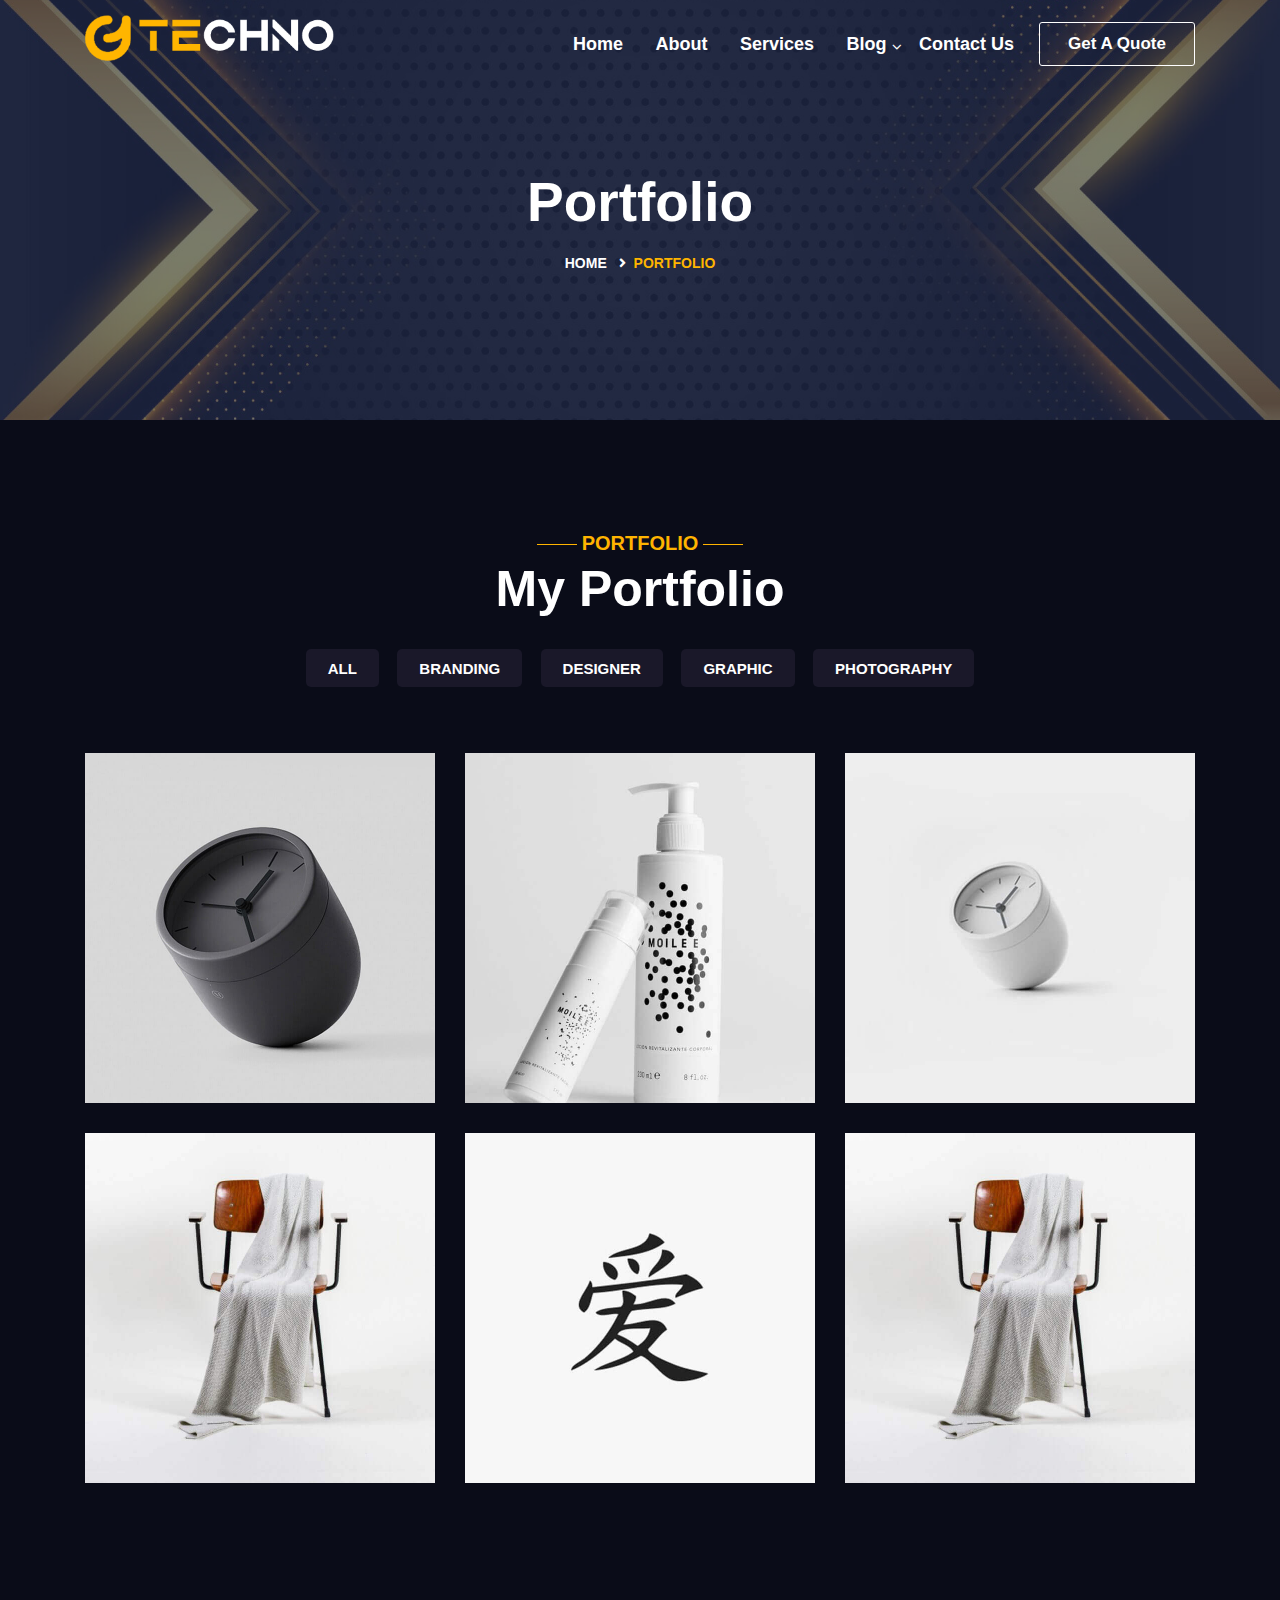
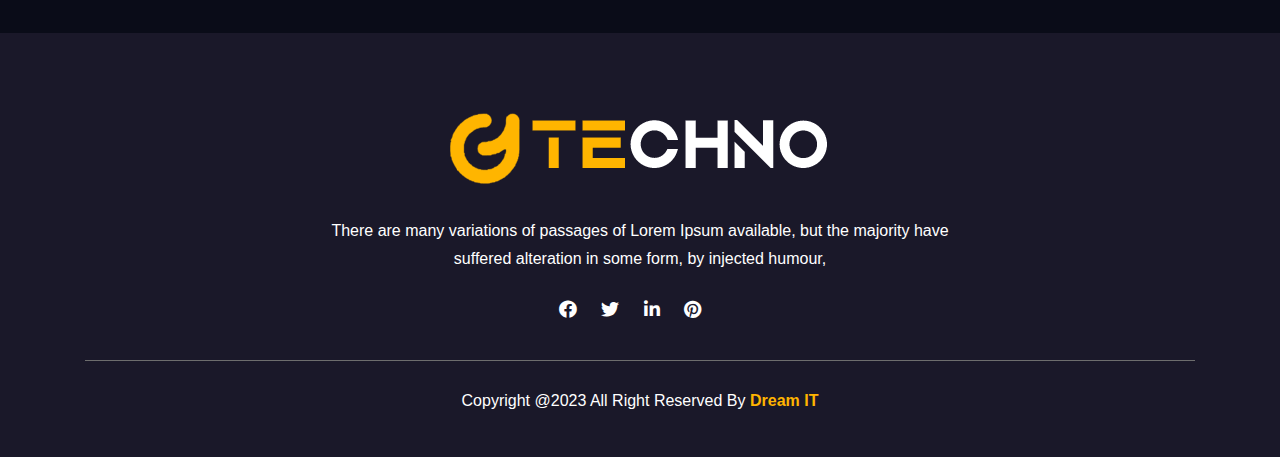
<file: portfolio.html>
﻿<!DOCTYPE HTML>
<html lang="en-US">
<head>
	<meta charset="UTF-8">
	<meta http-equiv="x-ua-compatible" content="ie=edge">
	<title>techno-personal</title>
	<meta name="description" content="">
	<meta name="viewport" content="width=device-width, initial-scale=1">
	<!-- Favicon -->
	<link rel="icon" type="image/png" sizes="56x56" href="assets/images/fav-icon/icon.png">
	<!-- bootstrap CSS -->
	<link rel="stylesheet" href="assets/css/bootstrap.min.css" type="text/css" media="all">
	<!-- carousel CSS -->
	<link rel="stylesheet" href="assets/css/owl.carousel.min.css" type="text/css" media="all">	

	<!-- nivo-slider CSS -->
	<link rel="stylesheet" href="assets/css/nivo-slider.css" type="text/css" media="all">
	<!-- animate CSS -->
	<link rel="stylesheet" href="assets/css/animate.css" type="text/css" media="all">	
	<!-- animated-text CSS -->
	<link rel="stylesheet" href="assets/css/animated-text.css" type="text/css" media="all">	
	<!-- font-awesome CSS -->
	<link rel="stylesheet" href="assets/css/all.min.css" type="text/css" media="all">	
	<!-- font-flaticon CSS -->
	<link rel="stylesheet" href="assets/css/flaticon.css" type="text/css" media="all">	
	<!-- theme-default CSS -->
	<link rel="stylesheet" href="assets/css/theme-default.css" type="text/css" media="all">	
	<!-- meanmenu CSS -->
	<link rel="stylesheet" href="assets/css/meanmenu.min.css" type="text/css" media="all">	
	<link rel="stylesheet" href="assets/css/font-awesome.min.css" type="text/css" media="all">	
	<!-- Main Style CSS -->
	<link rel="stylesheet" href="assets/css/style.css" media="all">
	<!-- transitions CSS -->
	<link rel="stylesheet" href="assets/css/owl.transitions.css" type="text/css" media="all">
	<!-- venobox CSS -->
	<link rel="stylesheet" href="venobox/venobox.css" type="text/css" media="all">

	<!-- widget CSS -->
	<link rel="stylesheet" href="assets/css/widget.css" type="text/css" media="all">
	
	<link href='../css?family=Titillium+Web:400,600' rel='stylesheet' type='text/css'>
	<link rel="stylesheet" href="../npm/bootstrap-icons%401.9.1/font/bootstrap-icons.css">
	<!-- responsive CSS -->
	<link rel="stylesheet" href="assets/css/responsive.css" media="all">

</head>
<body>

	<!-- loder -->
    <div class="loader-wrapper">
      <div class="loader"></div>
      <div class="loder-section left-section"></div>
      <div class="loder-section right-section"></div>
    </div>
    

	<div class="main-header">
		<div class="container">
			<div class="row">
				<div class="col-lg-12">
					<div id="sticky-header" class="nav-menu">
						<div class="header-logo">
							<a href="index.html"><img src="assets/images/techno-logo2.png" alt=""></a>
							<a class="main_sticky" href="index.html"><img src="assets/images/techno-logo2.png" alt=""></a>
						</div>
						<div class="heder-menu">
							<ul>
								<li><a href="index.html">home </a></li>
								<li><a href="about.html">about </a></li>
								<li><a href="service.html">services</a></li>
								<li class="icon"><a href="#">blog </a>
									<div class="sub-menu">
										<ul>
											<li><a href="blog-grid.html">Blog grid</a></li>
											<li><a href="blog-list.html">Blog list</a></li>
										</ul>
									</div>
								</li>		
								<li><a href="contact.html">contact us</a></li>	
							</ul>
						</div>
						<div class="header-button">
							<a href="#">Get A Quote</a>
						</div>
					</div>
				</div>
			</div>
		</div>
	</div>
<!-- ============================================================== -->
<!-- Start - Mobile-Menu- Section -->
<!-- ============================================================= -->
<div class="mobile-menu-area d-sm-block d-md-block d-lg-none ">
	<div class="mobile-menu">
		<nav class="itsoft_menu">
			<ul class="nav_scroll">
				<li><a href="index.html">home </a></li>
				<li><a href="about.html">about </a></li>
				<li><a href="service.html">services</a></li>
				<li class="icon"><a href="#">blog </a>
					<div class="sub-menu">
						<ul>
							<li><a href="blog-grid.html">Blog grid</a></li>
							<li><a href="blog-list.html">Blog list</a></li>
						</ul>
					</div>
				</li>		
				<li><a href="contact.html">Contact us</a></li>	
			</ul>
		</nav>
	</div>
</div>
<!--==================================================-->
<!-- Start breadcumb-area -->
<!--==================================================-->
<div class="breadcumb-area d-flex align-items-center">
	<div class="container">
		<div class="row">
			<div class="col-lg-12">
				<div class="breacumb-content">
					<div class="breadcumb-title">
						<h1>Portfolio</h1>
					</div>
					<div class="breadcumb-content-text">
					<a href="index.html"> home <i class="fas fa-angle-right"></i><span>Portfolio</span></a>
					</div>
				</div>
			</div>
		</div>
	</div>
</div>

<!--==================================================-->
<!-- Start  portfolio Area -->
<!--==================================================-->
<div class="portfolio_area upper">
	<div class="container">
		<div class="row">
			<div class="col-lg-12 col-sm-12">
				<div class="section-title">
						<div class="sub-title">
							<h5>Portfolio</h5>
							<h3>My Portfolio</h3>
						</div>
					</div>
				<div class="portfolio_nav text-center">
					<div class="portfolio_menu">
						<ul class="menu-filtering">
							<li class="current_menu_item" data-filter="*">all</li>
							<li data-filter=".physics">Branding</li>
							<li data-filter=".cemes">Designer</li>
							<li data-filter=".math">Graphic</li>
							<li data-filter=".physics">Photography</li>
						</ul>
					</div>
				</div>
			</div>
		</div>
		<div class="row image_load">
			<div class="col-lg-4 col-md-6 col-sm-12 grid-item physics cemes">
				<div class="single_portfolio">
					<div class="single_portfolio_thumb">
						<img src="assets/images/p8.jpg" alt="">
						<div class="single_portfolio_content">
							<span>Graphics design</span>
							<h3><a href="portfolio-details.html">Shaker Mockup</a></h3>
						</div>
					</div>
				</div>
			</div>
			<div class="col-lg-4 col-md-6 col-sm-12 grid-item biology cemes math">
				<div class="single_portfolio">
					<div class="single_portfolio_thumb">
						<img src="assets/images/p2.jpg" alt="">
						<div class="single_portfolio_content">
							<span>Graphics design</span>
							<h3><a href="portfolio-details.html">Product Marketing</a></h3>
						</div>
					</div>
				</div>
			</div>
			<div class="col-lg-4 col-md-6 col-sm-12 grid-item math english">
				<div class="single_portfolio">
					<div class="single_portfolio_thumb">
						<img src="assets/images/p3.jpg" alt="">
						<div class="single_portfolio_content">
							<span>Graphics design</span>
							<h3><a href="portfolio-details.html">Logo Designer</a></h3>
						</div>
					</div>
				</div>
			</div>
			<div class="col-lg-4 col-md-6 col-sm-12 grid-item engi biology math">
				<div class="single_portfolio">
					<div class="single_portfolio_thumb">
						<img src="assets/images/p5.jpg" alt="">
						<div class="single_portfolio_content">
							<span>Graphics design</span>
							<h3><a href="portfolio-details.html">Globe Design</a></h3>
						</div>
					</div>
				</div>
			</div>
			<div class="col-lg-4 col-md-6 col-sm-12 grid-item physics">
				<div class="single_portfolio">
					<div class="single_portfolio_thumb">
						<img src="assets/images/p4.jpg" alt="">
						<div class="single_portfolio_content">
							<span>Graphics design</span>
							<h3><a href="portfolio-details.html">Shopping Mohole</a></h3>
						</div>
					</div>
				</div>
			</div>
			<div class="col-lg-4 col-md-6 col-sm-12 grid-item cemes">
				<div class="single_portfolio">
					<div class="single_portfolio_thumb">
						<img src="assets/images/p5.jpg" alt="">
						<div class="single_portfolio_content">
							<span>Graphics design</span>
							<h3><a href="portfolio-details.html">Digital Agency</a></h3>
						</div>
					</div>
				</div>
			</div>
		</div>
	</div>
</div>
<!--==================================================-->
<!-- Start footer Area -->
<!--==================================================-->
<div class="footer-area">
	<div class="container">
		<div class="row">
			<div class="col-lg-12">
				<div class="footer-single-box">
					<div class="footer-logo">
						<img src="assets/images/techno-logo2.png" alt="">
					</div>
					<div class="footer-text">
						<p>There are many variations of passages of Lorem Ipsum available, but the majority have suffered alteration in some form, by injected humour,</p>
					</div>
					<div class="footer-icon">
						<ul>
							<li><a href="#"><i class="fab fa-facebook"></i></a></li>
							<li><a href="#"><i class="fab fa-twitter"></i></a></li>
							<li><a href="#"><i class="fab fa-linkedin-in"></i></a></li>
							<li><a href="#"><i class="fab fa-pinterest"></i></a></li>
						</ul>
					</div>
				</div>
			</div>
		</div>
		<div class="row bottom">
			<div class="col-lg-12">
				<div class="copy-right-area">
					<div class="copy-right-text">
						<h4>Copyright @2023 All Right Reserved By <a href="#">Dream IT</a></h4>
					</div>
				</div>
			</div>
		</div>
	</div>
</div>

<!--==================================================-->
<!-- Start scroll strat Area -->
<!--==================================================-->
<!-- scroll strat============  -->
<div class="scroll-area">
	<div class="top-wrap">
		<div class="go-top-btn-wraper">
			<div class="go-top go-top-button">
				<i class="fa fa-angle-double-up" aria-hidden="true"></i>
				<i class="fa fa-angle-double-up" aria-hidden="true"></i>
			</div>
		</div>
	</div>
</div>
<!-- scroll end============  -->



	<!-- jquery js -->	
	<script src="assets/js/vendor/jquery-3.2.1.min.js"></script>
	<!-- bootstrap js -->	
	<script src="assets/js/bootstrap.min.js"></script>
	<!-- carousel js -->
	<script src="assets/js/owl.carousel.min.js"></script>
	<!-- counterup js -->
	<script src="assets/js/jquery.counterup.min.js"></script>
	<!-- waypoints js -->
	<script src="assets/js/waypoints.min.js"></script>
	<!-- wow js -->
	<script src="assets/js/wow.js"></script>
	<!-- imagesloaded js -->
	<script src="assets/js/imagesloaded.pkgd.min.js"></script>
	<!-- venobox js -->
	<script src="venobox/venobox.js"></script>
	<!-- ajax mail js -->
	<script src="assets/js/ajax-mail.js"></script>
	<!--  animated-text js -->	
	<script src="assets/js/animated-text.js"></script>
	<!-- venobox min js -->
	<script src="venobox/venobox.min.js"></script>
	<!-- isotope js -->
	<script src="assets/js/isotope.pkgd.min.js"></script>
	<!-- jquery nivo slider pack js -->
	<script src="assets/js/jquery.nivo.slider.pack.js"></script>
	<!-- jquery meanmenu js -->	
	<script src="assets/js/jquery.meanmenu.js"></script>
	<script src="assets/js/popper.min.js"></script>
	<!-- jquery scrollup js -->	
	<script src="assets/js/jquery.scrollUp.js"></script>
	<!-- theme js -->	
	<script src="assets/js/theme.js"></script>
	<script src="assets/js/jquery.barfiller.js"></script>
	<!-- modernizr js -->	
	<script src="assets/js/vendor/modernizr-3.5.0.min.js"></script>
	<script src="../ityped%400.0.10/dist/ityped.min.js"></script>
       <script>
            window.ityped.init(document.querySelector('.ityped'),{
                strings: ['WEB DESIGNE RPUBLIC ', 'FIGUREPHOTOGRAPHY ',],
                loop: true
            })
        </script> 

		<!-- jquery js -->
	



<script>
$(document).ready(function(){

$('.aa').counterUp({
    delay: 10,
    time: 1000
});


});
</script>

	<script>
		(function($) {
    $('.accordion > li:eq(0) a').addClass('active').next().slideDown();

    $('.accordion a').click(function(j) {
        var dropDown = $(this).closest('li').find('p');

        $(this).closest('.accordion').find('p').not(dropDown).slideUp();

        if ($(this).hasClass('active')) {
            $(this).removeClass('active');
        } else {
            $(this).closest('.accordion').find('a.active').removeClass('active');
            $(this).addClass('active');
        }

        dropDown.stop(false, true).slideToggle();

        j.preventDefault();
    });
})(jQuery);
	</script>
	
</body>
</html>
</file>
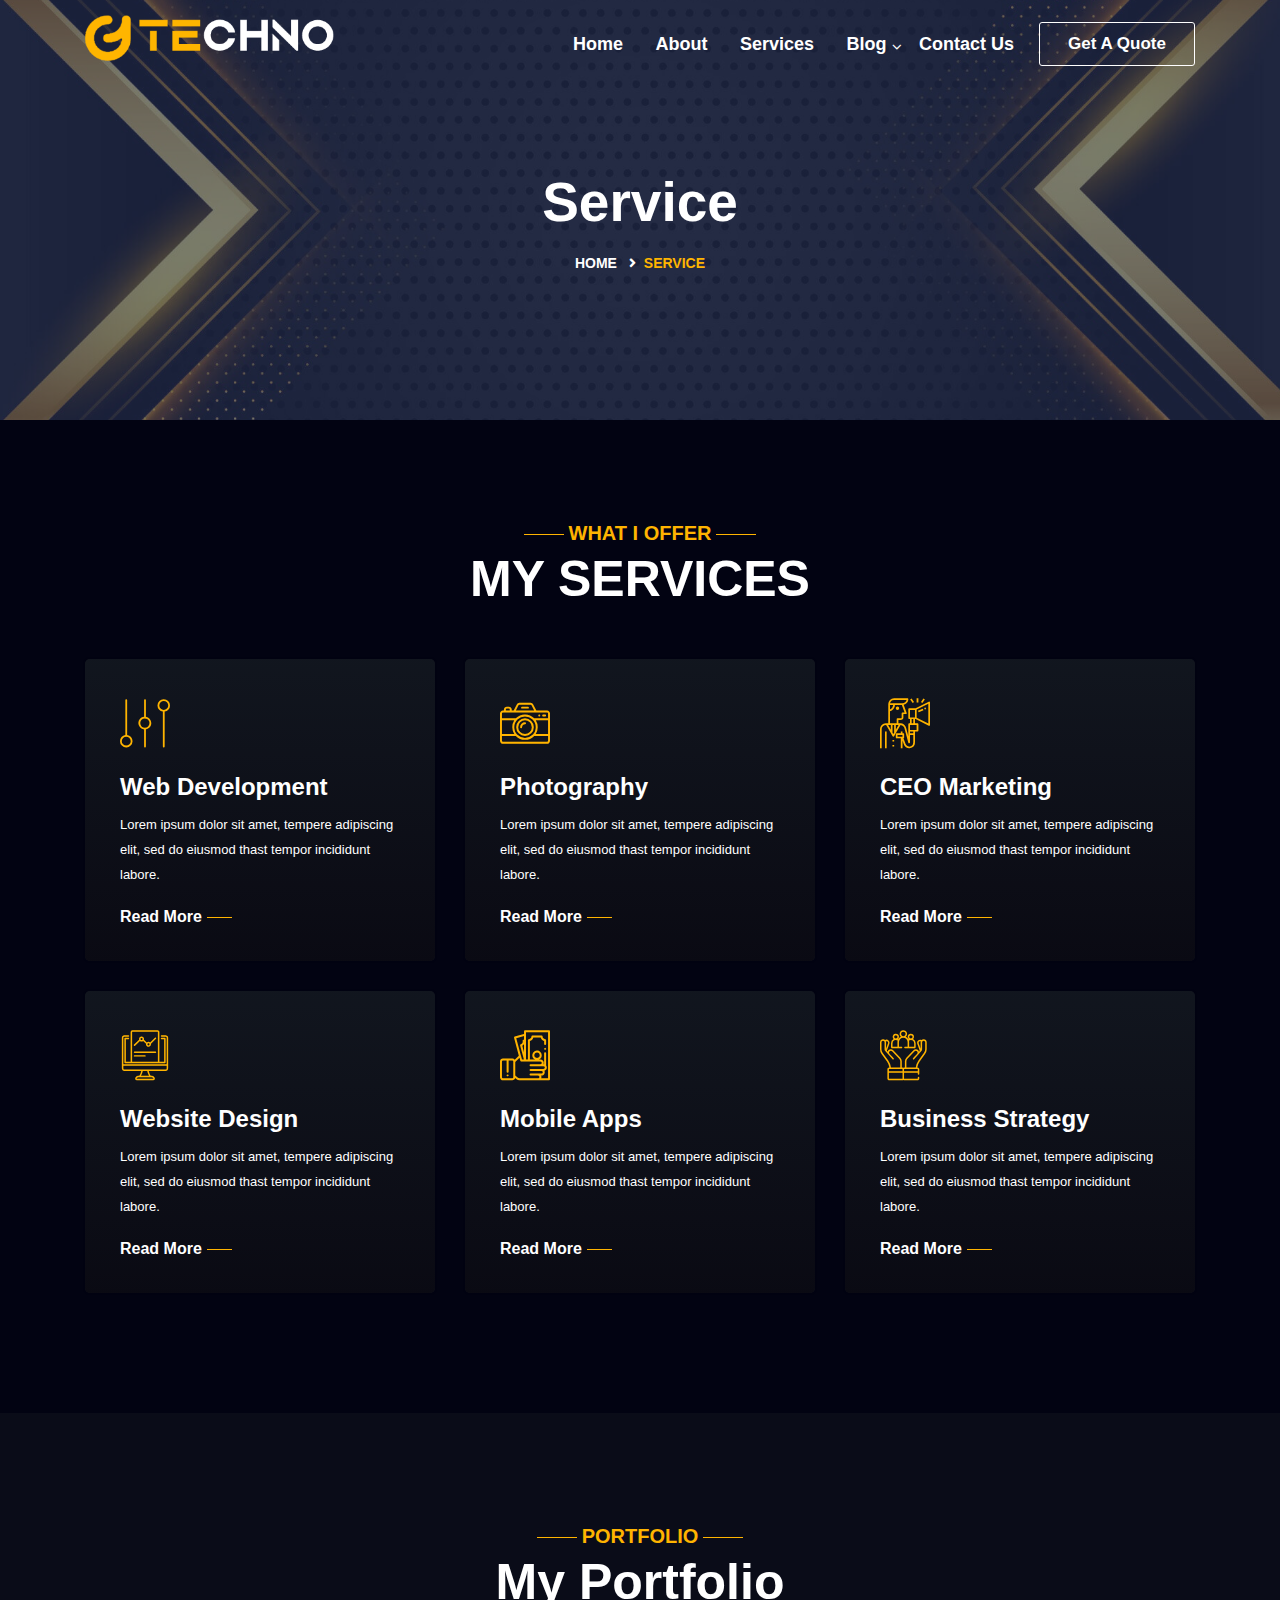
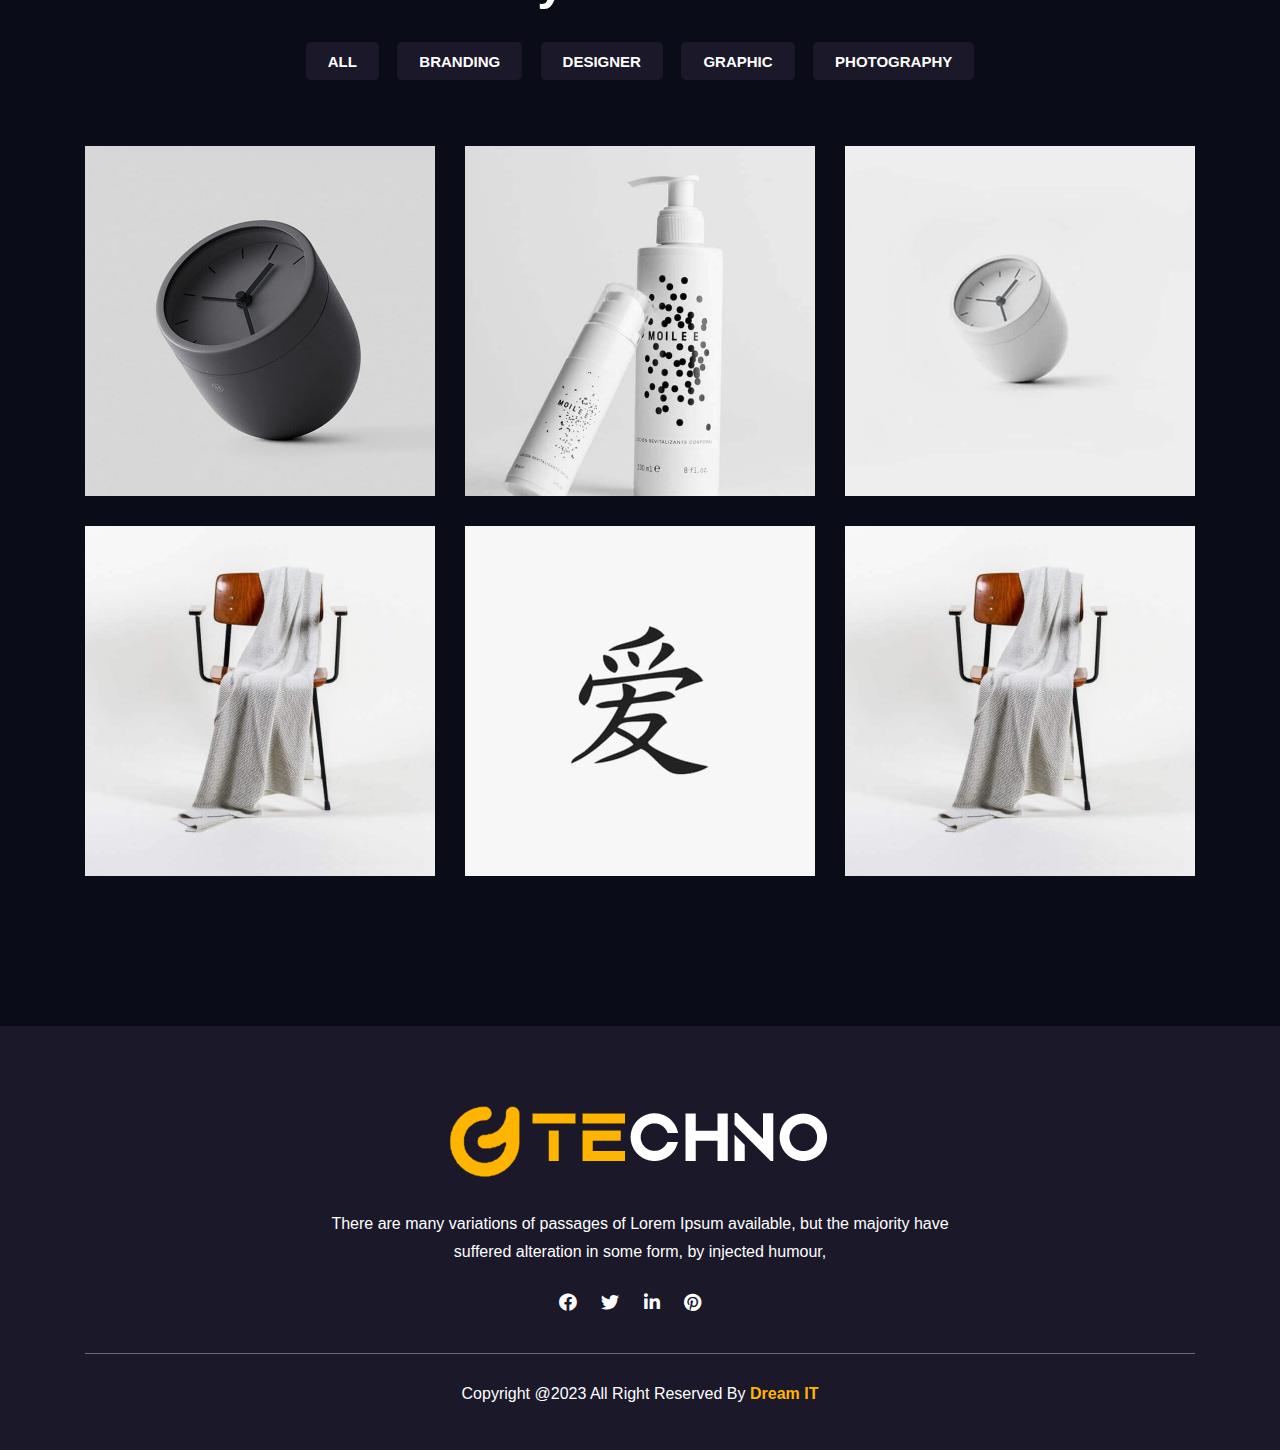
<file: service.html>
﻿<!DOCTYPE HTML>
<html lang="en-US">
<head>
	<meta charset="UTF-8">
	<meta http-equiv="x-ua-compatible" content="ie=edge">
	<title>techno-personal</title>
	<meta name="description" content="">
	<meta name="viewport" content="width=device-width, initial-scale=1">
	<!-- Favicon -->
	<link rel="icon" type="image/png" sizes="56x56" href="assets/images/fav-icon/icon.png">
	<!-- bootstrap CSS -->
	<link rel="stylesheet" href="assets/css/bootstrap.min.css" type="text/css" media="all">
	<!-- carousel CSS -->
	<link rel="stylesheet" href="assets/css/owl.carousel.min.css" type="text/css" media="all">	

	<!-- nivo-slider CSS -->
	<link rel="stylesheet" href="assets/css/nivo-slider.css" type="text/css" media="all">
	<!-- animate CSS -->
	<link rel="stylesheet" href="assets/css/animate.css" type="text/css" media="all">	
	<!-- animated-text CSS -->
	<link rel="stylesheet" href="assets/css/animated-text.css" type="text/css" media="all">	
	<!-- font-awesome CSS -->
	<link rel="stylesheet" href="assets/css/all.min.css" type="text/css" media="all">	
	<!-- font-flaticon CSS -->
	<link rel="stylesheet" href="assets/css/flaticon.css" type="text/css" media="all">	
	<!-- theme-default CSS -->
	<link rel="stylesheet" href="assets/css/theme-default.css" type="text/css" media="all">	
	<!-- meanmenu CSS -->
	<link rel="stylesheet" href="assets/css/meanmenu.min.css" type="text/css" media="all">	
	<link rel="stylesheet" href="assets/css/font-awesome.min.css" type="text/css" media="all">	
	<!-- Main Style CSS -->
	<link rel="stylesheet" href="assets/css/style.css" media="all">
	<!-- transitions CSS -->
	<link rel="stylesheet" href="assets/css/owl.transitions.css" type="text/css" media="all">
	<!-- venobox CSS -->
	<link rel="stylesheet" href="venobox/venobox.css" type="text/css" media="all">

	<!-- widget CSS -->
	<link rel="stylesheet" href="assets/css/widget.css" type="text/css" media="all">
	
	<link href='../css?family=Titillium+Web:400,600' rel='stylesheet' type='text/css'>
	<link rel="stylesheet" href="../npm/bootstrap-icons%401.9.1/font/bootstrap-icons.css">
	<!-- responsive CSS -->
	<link rel="stylesheet" href="assets/css/responsive.css" media="all">

</head>
<body>

	<!-- loder -->
    <div class="loader-wrapper">
      <div class="loader"></div>
      <div class="loder-section left-section"></div>
      <div class="loder-section right-section"></div>
    </div>
    

	<div class="main-header">
		<div class="container">
			<div class="row">
				<div class="col-lg-12">
					<div id="sticky-header" class="nav-menu">
						<div class="header-logo">
							<a href="index.html"><img src="assets/images/techno-logo2.png" alt=""></a>
							<a class="main_sticky" href="index.html"><img src="assets/images/techno-logo2.png" alt=""></a>
						</div>
						<div class="heder-menu">
							<ul>
								<li><a href="index.html">home </a></li>
								<li><a href="about.html">about </a></li>
								<li><a href="service.html">services</a></li>
								<li class="icon"><a href="#">blog </a>
									<div class="sub-menu">
										<ul>
											<li><a href="blog-grid.html">Blog grid</a></li>
											<li><a href="blog-list.html">Blog list</a></li>
										</ul>
									</div>
								</li>		
								<li><a href="contact.html">contact us</a></li>	
							</ul>
						</div>
						<div class="header-button">
							<a href="#">Get A Quote</a>
						</div>
					</div>
				</div>
			</div>
		</div>
	</div>
<!-- ============================================================== -->
<!-- Start - Mobile-Menu- Section -->
<!-- ============================================================= -->
<div class="mobile-menu-area d-sm-block d-md-block d-lg-none ">
	<div class="mobile-menu">
		<nav class="itsoft_menu">
			<ul class="nav_scroll">
				<li><a href="index.html">home </a></li>
				<li><a href="about.html">about </a></li>
				<li><a href="service.html">services</a></li>
				<li class="icon"><a href="#">blog </a>
					<div class="sub-menu">
						<ul>
							<li><a href="blog-grid.html">Blog grid</a></li>
							<li><a href="blog-list.html">Blog list</a></li>
						</ul>
					</div>
				</li>		
				<li><a href="contact.html">contact us</a></li>	
			</ul>
		</nav>
	</div>
</div>
<!--==================================================-->
<!-- Start breadcumb-area -->
<!--==================================================-->
<div class="breadcumb-area d-flex align-items-center">
	<div class="container">
		<div class="row">
			<div class="col-lg-12">
				<div class="breacumb-content">
					<div class="breadcumb-title">
						<h1>service</h1>
					</div>
					<div class="breadcumb-content-text">
					<a href="index.html"> home <i class="fas fa-angle-right"></i><span>service</span></a>
					</div>
				</div>
			</div>
		</div>
	</div>
</div>
<!--==================================================-->
<!-- Start service Area -->
<!--==================================================-->
<div class="service-area">
	<div class="container">
		<div class="row">
			<div class="col-lg-12">
				<div class="section-title">
					<div class="sub-title">
						<h5>WHAT I OFFER</h5>
						<h3>MY SERVICES</h3>
					</div>
				</div>
			</div>
		</div>
		<div class="row fjjhg">
			<div class="col-lg-4 col-md-6">
				<div class="single-service-box">
					<div class="service-icon">
						<i class="flaticon flaticon-adjust"></i>
					</div>
					<div class="service-title">
						<h2>Web Development</h2>
						<p>Lorem ipsum dolor sit amet, tempere adipiscing elit, sed do eiusmod thast tempor incididunt labore.</p>
					</div>
					<div class="service-button">
						<a href="#">Read more</a>
					</div>
				</div>
			</div>
			<div class="col-lg-4 col-md-6">
				<div class="single-service-box">
					<div class="service-icon">
						<i class="flaticon flaticon-camera"></i>
					</div>
					<div class="service-title">
						<h2>Photography</h2>
						<p>Lorem ipsum dolor sit amet, tempere adipiscing elit, sed do eiusmod thast tempor incididunt labore.</p>
					</div>
					<div class="service-button">
						<a href="#">Read more</a>
					</div>
				</div>
			</div>
			<div class="col-lg-4 col-md-6">
				<div class="single-service-box">
					<div class="service-icon">
						<i class="flaticon flaticon-advertising"></i>
					</div>
					<div class="service-title">
						<h2>CEO Marketing</h2>
						<p>Lorem ipsum dolor sit amet, tempere adipiscing elit, sed do eiusmod thast tempor incididunt labore.</p>
					</div>
					<div class="service-button">
						<a href="#">Read more</a>
					</div>
				</div>
			</div>
			<div class="col-lg-4 col-md-6">
				<div class="single-service-box">
					<div class="service-icon">
						<i class="flaticon flaticon-analytics"></i>
					</div>
					<div class="service-title">
						<h2>Website Design</h2>
						<p>Lorem ipsum dolor sit amet, tempere adipiscing elit, sed do eiusmod thast tempor incididunt labore.</p>
					</div>
					<div class="service-button">
						<a href="#">Read more</a>
					</div>
				</div>
			</div>
			<div class="col-lg-4 col-md-6">
				<div class="single-service-box">
					<div class="service-icon">
						<i class="flaticon flaticon-money"></i>
					</div>
					<div class="service-title">
						<h2>Mobile Apps</h2>
						<p>Lorem ipsum dolor sit amet, tempere adipiscing elit, sed do eiusmod thast tempor incididunt labore.</p>
					</div>
					<div class="service-button">
						<a href="#">Read more</a>
					</div>
				</div>
			</div>
			<div class="col-lg-4 col-md-6">
				<div class="single-service-box">
					<div class="service-icon">
						<i class="flaticon flaticon-care"></i>
					</div>
					<div class="service-title">
						<h2>Business Strategy</h2>
						<p>Lorem ipsum dolor sit amet, tempere adipiscing elit, sed do eiusmod thast tempor incididunt labore.</p>
					</div>
					<div class="service-button">
						<a href="#">Read more</a>
					</div>
				</div>
			</div>
		</div>
	</div>
</div>
<!--==================================================-->
<!-- Start  portfolio Area -->
<!--==================================================-->
<div class="portfolio_area upper">
	<div class="container">
		<div class="row">
			<div class="col-lg-12 col-sm-12">
				<div class="section-title">
						<div class="sub-title">
							<h5>Portfolio</h5>
							<h3>My Portfolio</h3>
						</div>
					</div>
				<div class="portfolio_nav text-center">
					<div class="portfolio_menu">
						<ul class="menu-filtering">
							<li class="current_menu_item" data-filter="*">all</li>
							<li data-filter=".physics">Branding</li>
							<li data-filter=".cemes">Designer</li>
							<li data-filter=".math">Graphic</li>
							<li data-filter=".physics">Photography</li>
						</ul>
					</div>
				</div>
			</div>
		</div>
		<div class="row image_load">
			<div class="col-lg-4 col-md-6 col-sm-12 grid-item physics cemes">
				<div class="single_portfolio">
					<div class="single_portfolio_thumb">
						<img src="assets/images/p8.jpg" alt="">
						<div class="single_portfolio_content">
							<span>Graphics design</span>
							<h3><a href="portfolio-details.html">Shaker Mockup</a></h3>
						</div>
					</div>
				</div>
			</div>
			<div class="col-lg-4 col-md-6 col-sm-12 grid-item biology cemes math">
				<div class="single_portfolio">
					<div class="single_portfolio_thumb">
						<img src="assets/images/p2.jpg" alt="">
						<div class="single_portfolio_content">
							<span>Graphics design</span>
							<h3><a href="portfolio-details.html">Product Marketing</a></h3>
						</div>
					</div>
				</div>
			</div>
			<div class="col-lg-4 col-md-6 col-sm-12 grid-item math english">
				<div class="single_portfolio">
					<div class="single_portfolio_thumb">
						<img src="assets/images/p3.jpg" alt="">
						<div class="single_portfolio_content">
							<span>Graphics design</span>
							<h3><a href="portfolio-details.html">Logo Designer</a></h3>
						</div>
					</div>
				</div>
			</div>
			<div class="col-lg-4 col-md-6 col-sm-12 grid-item engi biology math">
				<div class="single_portfolio">
					<div class="single_portfolio_thumb">
						<img src="assets/images/p5.jpg" alt="">
						<div class="single_portfolio_content">
							<span>Graphics design</span>
							<h3><a href="portfolio-details.html">Globe Design</a></h3>
						</div>
					</div>
				</div>
			</div>
			<div class="col-lg-4 col-md-6 col-sm-12 grid-item physics">
				<div class="single_portfolio">
					<div class="single_portfolio_thumb">
						<img src="assets/images/p4.jpg" alt="">
						<div class="single_portfolio_content">
							<span>Graphics design</span>
							<h3><a href="portfolio-details.html">Shopping Mohole</a></h3>
						</div>
					</div>
				</div>
			</div>
			<div class="col-lg-4 col-md-6 col-sm-12 grid-item cemes">
				<div class="single_portfolio">
					<div class="single_portfolio_thumb">
						<img src="assets/images/p5.jpg" alt="">
						<div class="single_portfolio_content">
							<span>Graphics design</span>
							<h3><a href="portfolio-details.html">Digital Agency</a></h3>
						</div>
					</div>
				</div>
			</div>
		</div>
	</div>
</div>
<!--==================================================-->
<!-- Start footer Area -->
<!--==================================================-->
<div class="footer-area">
	<div class="container">
		<div class="row">
			<div class="col-lg-12">
				<div class="footer-single-box">
					<div class="footer-logo">
						<img src="assets/images/techno-logo2.png" alt="">
					</div>
					<div class="footer-text">
						<p>There are many variations of passages of Lorem Ipsum available, but the majority have suffered alteration in some form, by injected humour,</p>
					</div>
					<div class="footer-icon">
						<ul>
							<li><a href="#"><i class="fab fa-facebook"></i></a></li>
							<li><a href="#"><i class="fab fa-twitter"></i></a></li>
							<li><a href="#"><i class="fab fa-linkedin-in"></i></a></li>
							<li><a href="#"><i class="fab fa-pinterest"></i></a></li>
						</ul>
					</div>
				</div>
			</div>
		</div>
		<div class="row bottom">
			<div class="col-lg-12">
				<div class="copy-right-area">
					<div class="copy-right-text">
						<h4>Copyright @2023 All Right Reserved By <a href="#">Dream IT</a></h4>
					</div>
				</div>
			</div>
		</div>
	</div>
</div>

<!--==================================================-->
<!-- Start scroll strat Area -->
<!--==================================================-->
<!-- scroll strat============  -->
<div class="scroll-area">
	<div class="top-wrap">
		<div class="go-top-btn-wraper">
			<div class="go-top go-top-button">
				<i class="fa fa-angle-double-up" aria-hidden="true"></i>
				<i class="fa fa-angle-double-up" aria-hidden="true"></i>
			</div>
		</div>
	</div>
</div>
<!-- scroll end============  -->



	<!-- jquery js -->	
	<script src="assets/js/vendor/jquery-3.2.1.min.js"></script>
	<!-- bootstrap js -->	
	<script src="assets/js/bootstrap.min.js"></script>
	<!-- carousel js -->
	<script src="assets/js/owl.carousel.min.js"></script>
	<!-- counterup js -->
	<script src="assets/js/jquery.counterup.min.js"></script>
	<!-- waypoints js -->
	<script src="assets/js/waypoints.min.js"></script>
	<!-- wow js -->
	<script src="assets/js/wow.js"></script>
	<!-- imagesloaded js -->
	<script src="assets/js/imagesloaded.pkgd.min.js"></script>
	<!-- venobox js -->
	<script src="venobox/venobox.js"></script>
	<!-- ajax mail js -->
	<script src="assets/js/ajax-mail.js"></script>
	<!--  animated-text js -->	
	<script src="assets/js/animated-text.js"></script>
	<!-- venobox min js -->
	<script src="venobox/venobox.min.js"></script>
	<!-- isotope js -->
	<script src="assets/js/isotope.pkgd.min.js"></script>
	<!-- jquery nivo slider pack js -->
	<script src="assets/js/jquery.nivo.slider.pack.js"></script>
	<!-- jquery meanmenu js -->	
	<script src="assets/js/jquery.meanmenu.js"></script>
	<script src="assets/js/popper.min.js"></script>
	<!-- jquery scrollup js -->	
	<script src="assets/js/jquery.scrollUp.js"></script>
	<!-- theme js -->	
	<script src="assets/js/theme.js"></script>
	<script src="assets/js/jquery.barfiller.js"></script>
	<!-- modernizr js -->	
	<script src="assets/js/vendor/modernizr-3.5.0.min.js"></script>
	<script src="../ityped%400.0.10/dist/ityped.min.js"></script>
       <script>
            window.ityped.init(document.querySelector('.ityped'),{
                strings: ['WEB DESIGNE RPUBLIC ', 'FIGUREPHOTOGRAPHY ',],
                loop: true
            })
        </script> 

		<!-- jquery js -->
	



<script>
$(document).ready(function(){

$('.aa').counterUp({
    delay: 10,
    time: 1000
});


});
</script>

	<script>
		(function($) {
    $('.accordion > li:eq(0) a').addClass('active').next().slideDown();

    $('.accordion a').click(function(j) {
        var dropDown = $(this).closest('li').find('p');

        $(this).closest('.accordion').find('p').not(dropDown).slideUp();

        if ($(this).hasClass('active')) {
            $(this).removeClass('active');
        } else {
            $(this).closest('.accordion').find('a.active').removeClass('active');
            $(this).addClass('active');
        }

        dropDown.stop(false, true).slideToggle();

        j.preventDefault();
    });
})(jQuery);
	</script>
	
</body>
</html>
</file>
<file: assets/css/nivo-slider.css>
.nivoSlider{position:relative;width:100%;height:auto;overflow:hidden}.nivoSlider img{position:absolute;top:0;left:0;max-width:none}.nivo-main-image{display:block!important;position:relative!important;width:100%!important}.nivoSlider a.nivo-imageLink{position:absolute;top:0;left:0;width:100%;height:100%;border:0;padding:0;margin:0;z-index:6;display:none;background:white;filter:alpha(opacity=0);opacity:0}.nivo-slice{display:block;position:absolute;z-index:5;height:100%;top:0}.nivo-box{display:block;position:absolute;z-index:5;overflow:hidden}.nivo-box img{display:block}.nivo-caption{position:absolute;left:0;bottom:0;background:#000;color:#fff;width:100%;z-index:8;padding:5px 10px;opacity:.8;overflow:hidden;display:none;-moz-opacity:.8;filter:alpha(opacity=8);-webkit-box-sizing:border-box;-moz-box-sizing:border-box;box-sizing:border-box}.nivo-caption p{padding:5px;}.nivo-caption a{display:inline-block;}.nivo-html-caption{display:none}.nivo-directionNav a{position:absolute;top:45%;z-index:9;cursor:pointer}.nivo-prevNav{left:0}.nivo-nextNav{right:0}.nivo-controlNav{text-align:center;padding:15px 0}.nivo-controlNav a{cursor:pointer}.nivo-controlNav a.active{font-weight:700}
</file>
<file: assets/css/flaticon.css>
/*
  	Flaticon icon font: Flaticon
  	Creation date: 27/11/2019 09:49
  	*/
	
	@font-face {
	    font-family: "Flaticon";
	    src: url("../fonts/Flaticon.woff2") format("woff2"), url("../fonts/Flaticon.woff") format("woff");
	    font-weight: normal;
	    font-style: normal;
	}
	
	[class^="flaticon-"]:before,
	[class*=" flaticon-"]:before,
	[class^="flaticon-"]:after,
	[class*=" flaticon-"]:after {
	    font-family: Flaticon;
	    font-style: normal;
	}
	
	.flaticon-map:before {
	    content: "\f100";
	}
	
	.flaticon-mail:before {
	    content: "\f101";
	}
	
	.flaticon-call-answer:before {
	    content: "\f102";
	}
	
	.flaticon-chat:before {
	    content: "\f103";
	}
	
	.flaticon-left-arrow:before {
	    content: "\f104";
	}
	
	.flaticon-right-arrow:before {
	    content: "\f105";
	}
	
	.flaticon-back:before {
	    content: "\f106";
	}
	
	.flaticon-next:before {
	    content: "\f107";
	}
	
	.flaticon-play-button:before {
	    content: "\f108";
	}
	
	.flaticon-play-button-1:before {
	    content: "\f109";
	}
	
	.flaticon-upload:before {
	    content: "\f10a";
	}
	
	.flaticon-back-1:before {
	    content: "\f10b";
	}
	
	.flaticon-responsive:before {
	    content: "\f10c";
	}
	
	.flaticon-add:before {
	    content: "\f10d";
	}
	
	.flaticon-play-button-2:before {
	    content: "\f10e";
	}
	
	.flaticon-android:before {
	    content: "\f10f";
	}
	
	.flaticon-fire:before {
	    content: "\f110";
	}
	
	.flaticon-layers:before {
	    content: "\f111";
	}
	
	.flaticon-computer:before {
	    content: "\f112";
	}
	
	.flaticon-chip:before {
	    content: "\f113";
	}
	
	.flaticon-cogwheels:before {
	    content: "\f114";
	}
	
	.flaticon-support:before {
	    content: "\f115";
	}
	
	.flaticon-web:before {
	    content: "\f116";
	}
	
	.flaticon-headset:before {
	    content: "\f117";
	}
	
	.flaticon-facebook:before {
	    content: "\f118";
	}
	
	.flaticon-drop-of-liquid:before {
	    content: "\f119";
	}
	
	.flaticon-drop:before {
	    content: "\f11a";
	}
	
	.flaticon-placeholder:before {
	    content: "\f11b";
	}
	
	.flaticon-shield:before {
	    content: "\f11c";
	}
	
	.flaticon-fountain-pen:before {
	    content: "\f11d";
	}
	
	.flaticon-fountain-pen-1:before {
	    content: "\f11e";
	}
	
	.flaticon-settings:before {
	    content: "\f11f";
	}
	
	.flaticon-phone-call:before {
	    content: "\f120";
	}
	
	.flaticon-call:before {
	    content: "\f121";
	}
	
	.flaticon-settings-1:before {
	    content: "\f122";
	}
	
	.flaticon-placeholder-1:before {
	    content: "\f123";
	}
	
	.flaticon-pen:before {
	    content: "\f124";
	}
	
	.flaticon-analytics:before {
	    content: "\f125";
	}
	
	.flaticon-monitor:before {
	    content: "\f126";
	}
	
	.flaticon-email:before {
	    content: "\f127";
	}
	
	.flaticon-speech-bubble:before {
	    content: "\f128";
	}
	
	.flaticon-suitcase:before {
	    content: "\f129";
	}
	
	.flaticon-communications:before {
	    content: "\f12a";
	}
	
	.flaticon-cash:before {
	    content: "\f12b";
	}
	
	.flaticon-twitter:before {
	    content: "\f12c";
	}
	
	.flaticon-twitter-2:before {
	    content: "\f12d";
	}
	
	.flaticon-instagram-logo:before {
	    content: "\f12e";
	}
	
	.flaticon-instagram-1:before {
	    content: "\f12f";
	}
	
	.flaticon-whatsapp-1:before {
	    content: "\f130";
	}
	
	.flaticon-linkedin-2:before {
	    content: "\f131";
	}
	
	.flaticon-twitter-1:before {
	    content: "\f132";
	}
	
	.flaticon-facebook-3:before {
	    content: "\f133";
	}
	
	.flaticon-whatsapp-2:before {
	    content: "\f134";
	}
	
	.flaticon-xiaomi:before {
	    content: "\f135";
	}
	
	.flaticon-odnoklassniki:before {
	    content: "\f136";
	}
	
	.flaticon-pinterest:before {
	    content: "\f137";
	}
	
	.flaticon-pinterest-1:before {
	    content: "\f138";
	}
	
	.flaticon-wifi:before {
	    content: "\f139";
	}
	
	.flaticon-light-bulb:before {
	    content: "\f13a";
	}
	
	.flaticon-project-management:before {
	    content: "\f13b";
	}
	
	.flaticon-monitor-1:before {
	    content: "\f13c";
	}
	
	.flaticon-camera:before {
	    content: "\f13d";
	}
	
	.flaticon-user:before {
	    content: "\f13e";
	}
	
	.flaticon-advertising:before {
	    content: "\f13f";
	}
	
	.flaticon-select:before {
	    content: "\f140";
	}
	
	.flaticon-snowflake:before {
	    content: "\f141";
	}
	
	.flaticon-snowflake-1:before {
	    content: "\f142";
	}
	
	.flaticon-travel-agency:before {
	    content: "\f143";
	}
	
	.flaticon-bauble:before {
	    content: "\f144";
	}
	
	.flaticon-temporary-agency:before {
	    content: "\f145";
	}
	
	.flaticon-star:before {
	    content: "\f146";
	}
	
	.flaticon-snow-globe:before {
	    content: "\f147";
	}
	
	.flaticon-christmas-tree:before {
	    content: "\f148";
	}
	
	.flaticon-gift:before {
	    content: "\f149";
	}
	
	.flaticon-mortgage:before {
	    content: "\f14a";
	}
	
	.flaticon-monitoring:before {
	    content: "\f14b";
	}
	
	.flaticon-network-1:before {
	    content: "\f14c";
	}
	
	.flaticon-neural:before {
	    content: "\f14d";
	}
	
	.flaticon-networking:before {
	    content: "\f14e";
	}
	
	.flaticon-cloud-computing:before {
	    content: "\f14f";
	}
	
	.flaticon-cloud-computing-1:before {
	    content: "\f150";
	}
	
	.flaticon-microchip:before {
	    content: "\f151";
	}
	
	.flaticon-social-care:before {
	    content: "\f152";
	}
	
	.flaticon-help:before {
	    content: "\f153";
	}
	
	.flaticon-begging:before {
	    content: "\f154";
	}
	
	.flaticon-customer-service:before {
	    content: "\f155";
	}
	
	.flaticon-support-2:before {
	    content: "\f156";
	}
	
	.flaticon-support-3:before {
	    content: "\f157";
	}
	
	.flaticon-customer-service-1:before {
	    content: "\f158";
	}
	
	.flaticon-customer-support:before {
	    content: "\f159";
	}
	
	.flaticon-headphones:before {
	    content: "\f15a";
	}
	
	.flaticon-social-care-1:before {
	    content: "\f15b";
	}
	
	.flaticon-care:before {
	    content: "\f15c";
	}
	
	.flaticon-user-1:before {
	    content: "\f15d";
	}
	
	.flaticon-phone:before {
	    content: "\f15e";
	}
	
	.flaticon-search:before {
	    content: "\f15f";
	}
	
	.flaticon-facebook-4:before {
	    content: "\f160";
	}
	
	.flaticon-pin:before {
	    content: "\f161";
	}
	
	.flaticon-user-2:before {
	    content: "\f162";
	}
	
	.flaticon-internet:before {
	    content: "\f163";
	}
	
	.flaticon-user-3:before {
	    content: "\f164";
	}
	
	.flaticon-chat-1:before {
	    content: "\f165";
	}
	
	.flaticon-team:before {
	    content: "\f166";
	}
	
	.flaticon-connection:before {
	    content: "\f167";
	}
	
	.flaticon-bar-chart:before {
	    content: "\f168";
	}
	
	.flaticon-money:before {
	    content: "\f169";
	}
	
	.flaticon-file:before {
	    content: "\f16a";
	}
	
	.flaticon-linkedin-3:before {
	    content: "\f16b";
	}
	
	.flaticon-pinterest-2:before {
	    content: "\f16c";
	}
	
	.flaticon-google-browser:before {
	    content: "\f16d";
	}
	
	.flaticon-gmail-1:before {
	    content: "\f16e";
	}
	
	.flaticon-gmail-3:before {
	    content: "\f16f";
	}
	
	.flaticon-vimeo:before {
	    content: "\f170";
	}
	
	.flaticon-vimeo-2:before {
	    content: "\f171";
	}
	
	.flaticon-skype:before {
	    content: "\f172";
	}
	
	.flaticon-skype-1:before {
	    content: "\f173";
	}
	
	.flaticon-skype-2:before {
	    content: "\f174";
	}
	
	.flaticon-skype-3:before {
	    content: "\f175";
	}
	
	.flaticon-google-plus-logo:before {
	    content: "\f176";
	}
	
	.flaticon-like:before {
	    content: "\f177";
	}
	
	.flaticon-clock:before {
	    content: "\f178";
	}
	
	.flaticon-loupe:before {
	    content: "\f179";
	}
	
	.flaticon-money-1:before {
	    content: "\f17a";
	}
	
	.flaticon-hand-shake:before {
	    content: "\f17b";
	}
	
	.flaticon-team-1:before {
	    content: "\f17c";
	}
	
	.flaticon-money-2:before {
	    content: "\f17d";
	}
	
	.flaticon-man:before {
	    content: "\f17e";
	}
	
	.flaticon-value:before {
	    content: "\f17f";
	}
	
	.flaticon-share:before {
	    content: "\f180";
	}
	
	.flaticon-time:before {
	    content: "\f181";
	}
	
	.flaticon-school:before {
	    content: "\f182";
	}
	
	.flaticon-chart:before {
	    content: "\f183";
	}
	
	.flaticon-data:before {
	    content: "\f184";
	}
	
	.flaticon-photo:before {
	    content: "\f185";
	}
	
	.flaticon-internet-1:before {
	    content: "\f186";
	}
	
	.flaticon-money-3:before {
	    content: "\f187";
	}
	
	.flaticon-payment:before {
	    content: "\f188";
	}
	
	.flaticon-pin-1:before {
	    content: "\f189";
	}
	
	.flaticon-time-1:before {
	    content: "\f18a";
	}
	
	.flaticon-idea:before {
	    content: "\f18b";
	}
	
	.flaticon-download:before {
	    content: "\f18c";
	}
	
	.flaticon-growth:before {
	    content: "\f18d";
	}
	
	.flaticon-multimedia:before {
	    content: "\f18e";
	}
	
	.flaticon-network-2:before {
	    content: "\f18f";
	}
	
	.flaticon-next-1:before {
	    content: "\f190";
	}
	
	.flaticon-origami:before {
	    content: "\f191";
	}
	
	.flaticon-share-1:before {
	    content: "\f192";
	}
	
	.flaticon-clock-1:before {
	    content: "\f193";
	}
	
	.flaticon-refresh:before {
	    content: "\f194";
	}
	
	.flaticon-avatar:before {
	    content: "\f195";
	}
	
	.flaticon-support-4:before {
	    content: "\f196";
	}
	
	.flaticon-cursor:before {
	    content: "\f197";
	}
	
	.flaticon-brain:before {
	    content: "\f198";
	}
	
	.flaticon-laptop:before {
	    content: "\f199";
	}
	
	.flaticon-arrow:before {
	    content: "\f19a";
	}
	
	.flaticon-mortarboard:before {
	    content: "\f19b";
	}
	
	.flaticon-avatar-1:before {
	    content: "\f19c";
	}
	
	.flaticon-chat-2:before {
	    content: "\f19d";
	}
	
	.flaticon-question:before {
	    content: "\f19e";
	}
	
	.flaticon-test:before {
	    content: "\f19f";
	}
	
	.flaticon-doctor:before {
	    content: "\f1a0";
	}
	
	.flaticon-support-5:before {
	    content: "\f1a1";
	}
	
	.flaticon-map-1:before {
	    content: "\f1a2";
	}
	
	.flaticon-eye:before {
	    content: "\f1a3";
	}
	
	.flaticon-money-4:before {
	    content: "\f1a4";
	}
	
	.flaticon-world:before {
	    content: "\f1a5";
	}
	
	.flaticon-school-1:before {
	    content: "\f1a6";
	}
	
	.flaticon-chat-3:before {
	    content: "\f1a7";
	}
	
	.flaticon-idea-1:before {
	    content: "\f1a8";
	}
	
	.flaticon-support-6:before {
	    content: "\f1a9";
	}
	
	.flaticon-diamond:before {
	    content: "\f1aa";
	}
	
	.flaticon-time-2:before {
	    content: "\f1ab";
	}
	
	.flaticon-bag:before {
	    content: "\f1ac";
	}
	
	.flaticon-contract:before {
	    content: "\f1ad";
	}
	
	.flaticon-report:before {
	    content: "\f1ae";
	}
	
	.flaticon-folder:before {
	    content: "\f1af";
	}
	
	.flaticon-truck:before {
	    content: "\f1b0";
	}
	
	.flaticon-document:before {
	    content: "\f1b1";
	}
	
	.flaticon-plane:before {
	    content: "\f1b2";
	}
	
	.flaticon-time-3:before {
	    content: "\f1b3";
	}
	
	.flaticon-trash:before {
	    content: "\f1b4";
	}
	
	.flaticon-pin-2:before {
	    content: "\f1b5";
	}
	
	.flaticon-think:before {
	    content: "\f1b6";
	}
	
	.flaticon-idea-2:before {
	    content: "\f1b7";
	}
	
	.flaticon-download-1:before {
	    content: "\f1b8";
	}
	
	.flaticon-bell:before {
	    content: "\f1b9";
	}
	
	.flaticon-lock:before {
	    content: "\f1ba";
	}
	
	.flaticon-upload-1:before {
	    content: "\f1bb";
	}
	
	.flaticon-cinema:before {
	    content: "\f1bc";
	}
	
	.flaticon-goal:before {
	    content: "\f1bd";
	}
	
	.flaticon-work:before {
	    content: "\f1be";
	}
	
	.flaticon-design:before {
	    content: "\f1bf";
	}
	
	.flaticon-search-1:before {
	    content: "\f1c0";
	}
	
	.flaticon-food:before {
	    content: "\f1c1";
	}
	
	.flaticon-alert:before {
	    content: "\f1c2";
	}
	
	.flaticon-brain-1:before {
	    content: "\f1c3";
	}
	
	.flaticon-book:before {
	    content: "\f1c4";
	}
	
	.flaticon-time-4:before {
	    content: "\f1c5";
	}
	
	.flaticon-shield-1:before {
	    content: "\f1c6";
	}
	
	.flaticon-time-5:before {
	    content: "\f1c7";
	}
	
	.flaticon-man-1:before {
	    content: "\f1c8";
	}
	
	.flaticon-brain-2:before {
	    content: "\f1c9";
	}
	
	.flaticon-water:before {
	    content: "\f1ca";
	}
	
	.flaticon-content:before {
	    content: "\f1cb";
	}
	
	.flaticon-data-1:before {
	    content: "\f1cc";
	}
	
	.flaticon-like-1:before {
	    content: "\f1cd";
	}
	
	.flaticon-time-6:before {
	    content: "\f1ce";
	}
	
	.flaticon-sign:before {
	    content: "\f1cf";
	}
	
	.flaticon-book-1:before {
	    content: "\f1d0";
	}
	
	.flaticon-adjust:before {
	    content: "\f1d1";
	}
	
	.flaticon-menu:before {
	    content: "\f1d2";
	}
	
	.flaticon-calendar:before {
	    content: "\f1d3";
	}
	
	.flaticon-eye-1:before {
	    content: "\f1d4";
	}
	
	.flaticon-clock-2:before {
	    content: "\f1d5";
	}
	
	.flaticon-share-2:before {
	    content: "\f1d6";
	}
	
	.flaticon-fingerprint:before {
	    content: "\f1d7";
	}
	
	.flaticon-signal:before {
	    content: "\f1d8";
	}
	
	.flaticon-lock-1:before {
	    content: "\f1d9";
	}
	
	.flaticon-water-1:before {
	    content: "\f1da";
	}
	
	.flaticon-code:before {
	    content: "\f1db";
	}
	
	.flaticon-repeat:before {
	    content: "\f1dc";
	}
	
	.flaticon-map-2:before {
	    content: "\f1dd";
	}
	
	.flaticon-message:before {
	    content: "\f1de";
	}
	
	.flaticon-network-3:before {
	    content: "\f1df";
	}
	
	.flaticon-more:before {
	    content: "\f1e0";
	}
	
	.flaticon-random:before {
	    content: "\f1e1";
	}
	
	.flaticon-sign-1:before {
	    content: "\f1e2";
	}
	
	.flaticon-mail-1:before {
	    content: "\f1e3";
	}
	
	.flaticon-adjust-1:before {
	    content: "\f1e4";
	}
</file>
<file: assets/css/theme-default.css>
/*{
    margin: 0;
    padding: 0;
    box-sizing: border-box;
}

/*
font-family: 'Rajdhani', sans-serif;
font-family: 'Rubik', sans-serif;
*/

@import url('../../../css2');

body {
    margin: 0;
    padding: 0;
    color: #6d6d6d;
    font-family: 'Rubik', sans-serif;
    font-weight: 400;
    font-style: normal;
    font-size: 16px;
    line-height: 28px;
    background-color: #101010;
}


p {
    
    font-weight: 400;
    font-style: normal;
    font-family: 'Rubik', sans-serif;
    color: #6d6d6d;
}
h1,
h2,
h3,
h4,
h5,
h6 {
    color: #061738;
    font-family: 'Rajdhani', sans-serif;
    font-style: normal;
    margin: 0 0 10px;
    line-height: 1.3;
    font-weight: 700;
    -webkit-transition: .5s;
    transition: .5s;
}

a{
    -webkit-transition: all 0.3s ease-out 0s;
    transition: all 0.3s ease-out 0s;
}
a{
     color: #606060;
     font-family: 'Rajdhani', sans-serif;
}
a:focus,
.btn:focus {
    text-decoration: none;
    outline: none;
}
a:focus,
a:hover {
    text-decoration: none;
    text-decoration: none;  
}
.uppercase {
    text-transform: uppercase;
}
.capitalize {
    text-transform: capitalize;
}

h1 a,
h2 a,
h3 a,
h4 a,
h5 a,
h6 a {
    color: inherit;
    -webkit-transition: .5s;
    transition: .5s;
}
h1 {
    font-size:38px;
}
h2 {
    font-size: 24px;
    
}
h3 {
    font-size: 18px;
}
h4 {
    font-size: 18px;
}
h5 {
    font-size: 17px;
}
h6 {
    font-size: 16px;
}

ul {
    margin: 0px;
    padding: 0px;
}

input:focus,
button:focus
{
    border-color:transparent;
    outline-color:transparent;
}
textarea:focus{
    border-color:transparent;
    outline-color:transparent;
}

a,i, cite, em, var, address, dfn,ol,li,ul{
    font-style:normal;
    font-weight:400;
}
/* Default Background */


*::-moz-selection {
    background:#3399FF;
    color: #fff;
    text-shadow: none;
}
::-moz-selection {
    background: #3399FF;
    color: #fff;
    text-shadow: none;
}
::selection {
    background:#3399FF;
    color: #fff;
    text-shadow: none;
}

::placeholder {
    color: #fff;
    font-size: 16px;
}
::-webkit-input-placeholder {
    /* Chrome/Opera/Safari */
    
    color: #fff;
}
::-moz-placeholder {
    /* Firefox 19+ */    
    color: #fff;
}
:-ms-input-placeholder {
    /* IE 10+ */
    
    color: #454545;
}
:-moz-placeholder {
    /* Firefox 18- */
    
    color: #454545;
}

html{
    scroll-behavior: smooth;
}
</file>
<file: assets/css/style.css>
.sticky-nav .heder-menu ul li a {
    color: #fff!important;
}
.sticky-nav .heder-menu ul li a {
    display: inline-block;
    font-size: 18px;
    color: #fff;
    font-weight: 600;
    text-transform: capitalize;
    padding: 30px 5px 18px 5px;
    transition: .5s;
    position: relative;
}
.sticky-nav .heder-menu ul li a:hover{
	color:#ffb400 !important;
}
.sticky-nav .heder-menu ul li a:hover {
 
}
.sticky-nav .heder-menu ul li.icon {
    position: relative;
}
.sticky-nav .heder-menu ul li.icon::before {
    content: "\f107";
    font-family: FontAwesome;
    font-size: 15px;
    opacity: 1;
    top: 35px;
    right: -10px;
    left: inherit;
    position: absolute;
    color: #fff;
}
.sticky-nav .header-button {
    margin-top: 15px;
    margin-left: -40px;
}
/*<!-- ============================================================== -->
<!-- Start  main-header Css -->
<!-- ============================================================== -->*/
.main-header {
    position: relative;
    z-index: 99;
    padding: 0px  20px 15px;
}
.nav-menu {
    display: flex;
    justify-content: space-between;
    align-items: center;
}
.heder-menu ul li {
    display: inline-block;
    margin-right: 30px;
}
.heder-menu {
    display: inline-block;
    position: relative;
    right: -65px;
}
.heder-menu ul {
    display: block;
}
.heder-menu ul li a {
    display: inline-block;
    font-size: 18px;
    color: #fff;
    font-weight: 600;
    text-transform: capitalize;
    padding: 30px 5px 18px 5px;
    transition: .5s;
    position: relative;
}
.heder-menu ul li a:hover {
    color: #FFB500;
}
.heder-menu ul li.icon {
    position: relative;
}
.heder-menu ul li.icon::before {
    content: "\f107";
    font-family: FontAwesome;
    font-size: 15px;
    opacity: 1;
    top: 33px;
    right: -10px;
    left: inherit;
    position: absolute;
    color: #fff;
}
.sticky-nav .heder-menu ul li.icon::before {
     color: #fff; 
}
.header-button {
    margin-top: 15px;
    margin-left: 30px;
}
.header-button a {
    display: inline-block;
    color: #fff;
    font-weight: 600;
    padding: 7px 28px;
    border: 1px solid#fff;
    text-transform: capitalize;
    transition: 0.5s;
    font-size: 17px;
    position: relative;
    z-index: 1;
    border-radius: 3px;
    overflow: hidden;
    margin-top: 5px;
}
.header-button a:hover {
    color: #FFB500;
}
.header-button a::before {
    position: absolute;
    right: 0;
    bottom: 0;
    width: 0%;
    height: 100%;
    background: #fff;
    content: "";
    z-index: -1;
    transition: .5s;
    border-radius: 3px;
}
.header-button a:hover::before {
    width: 100%;
    left: 0;
}
.header-logo a img {
    width: 66%;
}

/* sub-menu */
.heder-menu ul .sub-menu {
    top: 120px;
    height: auto;
    width: 200px;
    background: #fff;
    transition: .5s;
    visibility: hidden;
    display: block;
    padding: 15px 0px 12px;
    border-radius: 5px;
    position: absolute;
    opacity: 0;
}
.sub-menu ul {
    overflow: hidden;
    display: inherit;
}
.sub-menu ul li {
    margin: 0;
    padding: 0;
    overflow: hidden;
    display: inherit;
    border-top: 1px solid #DEE1E6;
}
.heder-menu ul .sub-menu ul li a {
    display: inline-block;
    font-size: 15px;
    font-weight: 600;
    color: #616161!important;
    padding: 10px 7px 8px 25px;
    transition: .5s;
}
.heder-menu ul .sub-menu ul li:hover {
    background: #FFB500;
}
.heder-menu ul .sub-menu ul li:hover a {
    color: #fff!important;
}
.heder-menu ul li:hover .sub-menu {
    top:75px;
    visibility: visible !important;
    opacity: 1;
}
/*<!-- ============================================================== -->
<!-- Start  breadcumb-area Css -->
<!-- ============================================================== -->*/
.breadcumb-area {
    background: url(../images/bann.jpg);
    background-size: cover;
    background-position: center center;
    background-repeat: no-repeat;
    position: relative;
    padding: 170px 0 143px;
    margin-top: -94px;
}
.breadcumb-area::before {
    background: rgba(41,52,92,.62);
    position: absolute;
    top: 0;
    right: 0;
    left: 0;
    height: 100%;
    width: 100%;
    content: "";
}
.breacumb-content {
    text-align: center;
}
.breadcumb-title h1 {
    font-size: 55px;
    margin-top: 0;
    color: #fff;
    text-transform: capitalize;
    font-family: 'Rajdhani', sans-serif;
    font-weight: 700;
}
.breadcumb-content-text a {
    display: inline-block;
    margin: 0 6px;
    color: #fff;
    font-size: 14px;
    font-weight: 700;
    text-transform: uppercase;
    font-family: 'Rajdhani', sans-serif;
}
.breadcumb-content-text a span {
    color: #FFB500;
}
.breadcumb-content-text a i {
    display: inline-block;
    margin: 0 8px;
}
/*<!-- ============================================================== -->
<!-- Start  slider-area Css -->
<!-- ============================================================== -->*/
.slider-area {
    background: url(../images/banner-image-1.jpg);
    background-size: cover;
    background-position: center center;
    background-repeat: no-repeat;
    height: 850px;
    position: relative;
    margin-top: -97px;
}
.slider-title h1 {
    color: #fff;
    text-align: left;
    font-size: 35px;
    margin-top: -8px;
}
.slider-title h1 span.ityped {
    border: 5px solid #fff;
    padding: 15px 20px;
}
.slider-title h1 span.ityped-cursor {
    position: relative;
    left: -25px;
    top: 0;
}
.slider-title h2 {
    color: #fff;
    font-size: 65px;
    font-weight: 700;
    text-transform: capitalize;
    font-family: 'Rajdhani', sans-serif;
    margin: 0;
}
.slider-title p {
    font-size: 18px;
    color: #fff;
    width: 53%;
    margin: 44px 0 32px;
    font-family: 'Rubik', sans-serif;
}
.slider-icon ul {
    display: inline-block;
}
.slider-icon ul li{
    display: inline-block;
    list-style: none;
    margin-right: 0px;
}
.slider-icon ul li a {
    background: #2b2a2a;
    height: 45px;
    width: 45px;
    display: inline-block;
    color: #fff;
    text-align: center;
    line-height: 48px;
    box-shadow: 0px 1px 2px #202020, 0px 1px 2px #202020;
    margin: 0 10px 0 0;
    font-size: 18px;
    border-radius: 5px;
    transition: .5s;
}
.slider-icon ul li a:hover {
    background: #ffb400;
    color: #fff;
}
/*<!-- ============================================================== -->
<!-- Start  .service-area Css -->
<!-- ============================================================== -->*/
.service-area {
    background: #020312;
    padding: 100px 0 90px 0;
}
.service-area .row.fjjhg {
    margin-top: 20px;
}
.single-service-box {
    padding: 50px 35px 30px;
    text-align: left;
    position: relative;
    transition: .5s;
    z-index: 1;
    box-shadow: 0px 0 2px rgb(2 3 18);
    border-radius: 5px;
    background: #12141c;
    margin-bottom: 30px;
}
.single-service-box::before {
    content: "";
    position: absolute;
    top: 0;
    left: 0;
    width: 100%;
    height: 100%;
    background-image: linear-gradient(360deg, rgb(10 10 19 / 98%), rgb(17 22 31 / 80%));
    z-index: -1;
    border-radius: 5px;
}
.single-service-box::after {
    content: "";
    position: absolute;
    bottom: 0;
    left: 0;
    width: 100%;
    height: 0;
    background-image: linear-gradient(360deg, rgb(17 22 31 / 80%), rgb(10 10 19 / 98%));
    opacity: 0.8;
    -webkit-transition: all 0.5s;
    transition: all 0.5s;
    z-index: -1;
    border-radius: 5px;
}
.single-service-box:hover::after {
    height: 100%;
    top: 0;
    bottom: auto;
}
.single-service-box:hover {
    transform: translateY(-5px);
}
.single-service-box:hover .service-button a::before {
    right: -55px;
    width: 50px;
}
.single-service-box .service-button a:hover{
    color: #ffb400;
}
.service-title h2:hover {
    color: #ffb400;
}
.service-icon i {
    font-size: 50px;
    display: inline-block;
    color: #ffb400;
    transition: .5s;
    margin: 0;
}
.service-title h2 {
    margin: 20px 0 10px 0;
    transition: .5s;
    font-size: 24px;
    font-weight: 700;
    color: #fff;
}
.service-title p {
    font-size: 16px;
    font-weight: 400;
    line-height: 28px;
    color: #fff;
    font-family: 'Rubik', sans-serif;
}
.service-button a {
    display: inline-block;
    position: relative;
    color: #fff;
    font-size: 16px;
    font-weight: 600;
    text-transform: capitalize;
}
.service-button a::before {
    position: absolute;
    content: "";
    top: 14px;
    right: -30px;
    background: #ffb400;
    height: 1px;
    width: 25px;
    transition: .5s;
}
/*<!-- ============================================================== -->
<!-- Start  section-title Css -->
<!-- ============================================================== -->*/
.section-title {
    margin: auto;
    text-align: center;
    position: relative;
    margin-bottom: 30px;
}
.sub-title h5 {
    color: #ffb400;
    font-size: 20px;
    text-transform: uppercase;
    font-weight: 700;
    letter-spacing: 0;
    margin: 0px 0 3px;
    position: relative;
    display: inline-block;
    z-index: 1;
    transition: .5s;
}
.section-title .sub-title h5::before {
    position: absolute;
    content: "";
    height: 1px;
    width: 40px;
    background: #ffb400;
    right: -45px;
    top: 14px;
    display: inline-block;
}
.section-title .sub-title h5::after {
    position: absolute;
    content: "";
    height: 1px;
    width: 40px;
    background: #ffb400;
    left: -45px;
    top: 14px;
    display: inline-block;
    transition: .5s;
}
.section-title h3 {
    font-size: 52px;
    margin-bottom: 0px;
    text-transform: capitalize;
    margin-top: 0;
    line-height: 1.2;
    font-weight: 700;
    color: #fff;
}
.section-title h2 {
    font-size: 52px;
    text-transform: capitalize;
    line-height: 1.2;
    font-weight: 700;
    color: #fff;
    margin: 5px 0 17px;
}
.sub-title p {
    font-size: 16px;
    color: #fff;
    margin: 7px auto 0;
    width: 100%;
    margin-bottom: 0;
}
.section-title h2 span{
    color: #ffb400;
}
.section-title h3 span{
    color: #ffb400;
}

/*<!-- ============================================================== -->
<!-- Start  .about-area Css -->
<!-- ============================================================== -->*/
.about-area {
    background: #0A0C18;
    padding: 200px 0 0px 0;
}
 .about-area .section-title {
    text-align: left;
}
.about-area .section-title .sub-title h5::after {
    background: inherit;
}
.about-area .section-title .sub-title h5::after {
    position: absolute;
    content: "";
    height: 45px;
    width: 45px;
    background: rgb(255,180,0, .1);
    left: -24px;
    top: -13px;
    display: inline-block;
    background-repeat: no-repeat;
    z-index: -1;
    border-radius: 50%;
    transition: .5s;
}
.about-area .section-title .sub-title h5:hover::after{
    left: 0px;
}
.about-thumb {
    position: relative;
    top: -115px;
}
.about-thumb img {
    width: 86%;
    margin-left: 15px;
}
.about-area .icon-box {
    display: inline-block;
    padding-right: 25px;
}
.about-area .icon-box i {
    font-size: 20px;
    color: #ffb400;
    display: inline-block;
    text-align: center;
    height: 40px;
    width: 40px;
    line-height: 39px;
    border: 1px solid #ffb400;
    border-radius: 3px;
}
.main-icon-box {
    margin-bottom: 18px;
}
.icon-title {
    display: inline-block;
}
.icon-title h2 {
    font-size: 20px;
    color: #fff;
    font-weight: 600;
}
.icon-title h2 span {
    margin-left: 60px;
    color: #fff;
    font-family: 'Rubik', sans-serif;
    font-size: 15px;
    font-weight: 600;
}
.about-button {
    margin-top: 30px;
}
.about-button a {
    display: inline-block;
    background: #1a1829;
    color: #fff;
    padding: 13px 28px;
    font-size: 16px;
    font-weight: 600;
    transition: .5s;
    position: relative;
    z-index: 1;
    border-radius: 5px;
    text-transform: uppercase;
    font-family: 'Rajdhani', sans-serif;
}
.about-button a::before {
    position: absolute;
    content: "";
    left: 0;
    top: 0;
    height: 100%;
    width: 2%;
    background: #ffb400;
    transition: .5s;
    z-index: -1;
    border-radius: 5px;
}
.about-button a:hover::before {
    width: 100%;
}
.about-button a i {
    font-size: 19px;
    background: #fff;
    color: #ffb400;
    display: inline-block;
    height: 26px;
    width: 26px;
    line-height: 26px;
    text-align: center;
    margin-left: 15px;
    border-radius: 2px;
}
/*====================================================
--<  Portfolio Area Css -->
======================================================*/
.portfolio_area {
    padding: 110px 0 120px;
    background: #020312;
}
.portfolio_area.upper {
    background: #0A0C18;
}
.portfolio_nav {
    margin-bottom: 59px;
}
.portfolio_menu ul {
    text-align: center;
    list-style: none;
}
.single_portfolio {
    position: relative;
    margin-bottom: 30px;
    overflow: hidden;
    z-index: 1;
}
 .single_portfolio_thumb:hover::before{
    opacity: 1;
} 
.single_portfolio_thumb::before{
    position: absolute;
    content: "";
    left: 0;
    top: 0;
    height: 100%;
    width: 100%;
    background: rgba(2,3,18,0.8);
    z-index: 1;
    right: 0;
    margin: auto;
    bottom: 0;
    opacity: 0;
    transform: scale(0);
    transition: .5s;
}
.single_portfolio:hover .single_portfolio_thumb::before{
    opacity: 1;
    transform: scale(1);
}

.single_portfolio_thumb {
    position: relative;
    z-index: 1;
}
.single_portfolio_thumb img {
    width: 100%;
    transition: .5s;
}
.single_portfolio:hover .single_portfolio_thumb img{
    transform: scale(1.1);
}
.single_portfolio_content {
    position: absolute;
    left: 0;
    top: 45%;
    right: 0;
    text-align: center;
    transition: .5s;
}
.single_portfolio:hover .single_portfolio_content{
    opacity: 1;
    color: #fff;
    z-index: 1;
}
.single_portfolio_content h3{
    margin: 0;    
}
.single_portfolio_content h3 a {
    font-size: 30px;
    text-transform: capitalize;
    font-weight: 700;
    font-family: 'Rajdhani', sans-serif;
    letter-spacing: 1px;
    margin: 4px 0 0;
    display: inline-block;
    color: #fff;
    transition: .5s;
    opacity: 0;
}
.single_portfolio_content h3 a:hover{
	 color: #ffb400;
}
.single_portfolio_content span {
    font-size: 14px;
    font-weight: 400;
    font-family: 'Rubik', sans-serif;
    letter-spacing: 1px;
    margin: 0;
    color: #fff;
    opacity: 0;
}
.single_portfolio:hover .single_portfolio_content h3 a{
    opacity: 1;
}
.single_portfolio:hover .single_portfolio_content span{
    opacity: 1;
}
li.current_menu_item {
    position: relative;
    z-index: 1;
    color: #232434 !important;
    text-transform: uppercase;
}
.portfolio_menu ul li {
    display: inline-block;
    margin: 0 14px;
    cursor: pointer;
}
.portfolio_menu ul li {
    background: #1a1829;
    border: medium none;
    font-size: 15px;
    line-height: 1;
    cursor: pointer;
    text-transform: uppercase;
    color: #fff !important;
    padding: 12px 22px 11px;
    font-weight: 600;
    letter-spacing: 0;
    position: relative;
    margin: 0 7px;
    margin-bottom: 7px;
    font-family: 'Rajdhani', sans-serif;
    display: inline-block;
    border-radius: 5px;
    transition: .5s;
}
.portfolio_menu ul li:hover {
    background: #FFB500;
}
/*<!-- ============================================================== -->
<!-- Start  map-area  Css -->
<!-- ============================================================== -->*/
.map-area {
    padding: 50px 0 50px;
}
.row.maps {
    overflow: hidden;
}
/*====================================================
--<  skill-section Css -->
======================================================*/
.skill-section {
    background: #0A0C18;
    padding: 75px 0 90px 0;
}
.single-skill-box {
    margin: 22px 0 30px 0;
}
.skill-title h2 {
    font-size: 35px;
    font-weight: 700;
    font-family: 'Rajdhani', sans-serif;
    color: #fff;
    padding: 0;
    line-height: 1;
    margin-bottom: 20px;
}
.skill-title p {
    color: #fff;
    font-size: 16px;
    line-height: 28px;
    text-align: left;
    font-family: 'Rubik', sans-serif;
    font-weight: 400;
    margin: 25px 0 36px 0;
}
.skil-button {
    margin-top: 50px;
}
.skil-button a {
    display: inline-block;
    background: #1a1829;
    color: #fff;
    padding: 13px 28px;
    font-size: 16px;
    font-weight: 700;
    transition: .5s;
    position: relative;
    z-index: 1;
    border-radius: 5px;
    text-transform: uppercase;
    font-family: 'Rajdhani', sans-serif;
}
.skil-button a::before {
    position: absolute;
    content: "";
    left: 0;
    top: 0;
    height: 100%;
    width: 2%;
    background: #ffb400;
    transition: .5s;
    z-index: -1;
    border-radius: 5px;
}
.skil-button a:hover::before {
    width: 100%;
}
.skil-button a i {
    font-size: 19px;
    background: #fff;
    color: #ffb400;
    display: inline-block;
    height: 26px;
    width: 26px;
    line-height: 26px;
    text-align: center;
    margin-left: 15px;
    border-radius: 2px;
}
/*prossess ber*/
.prossess-ber-plugin span {
    color: #fff;
    font-weight: 400;
    font-family: 'Rubik', sans-serif;
    font-size: 16px;
    text-transform: capitalize;
}
.barfiller {
    width: 100%;
    height: 6px;
    background: #F6F4EC;
    position: relative;
    margin-bottom: 32px;
    margin-top: 12px;
    border-radius: 5px;
}
.barfiller .fill {
  display: block;
  position: relative;
  width: 0px;
  height: 100%;
  background: #333;
  z-index: 1;
}
.barfiller .tipWrap { display: none; }
.barfiller .tip {
    font-size: 17px;
    left: 0px;
    border-radius: 2px;
    position: absolute;
    z-index: 2;
    top: -35px;
    font-weight: 700;
    color: #fff;
}
.stat-bar:nth-of-type(1) .stat-bar-rating {
  animation-delay: 0.25s;
  -webkit-animation-delay: 0.25s;
}
span.fill {
    background: #FFB400!important;
    border-radius: 5px;
}
/*====================================================
<--  .testimonial-area Css -->
======================================================*/
.testimonial-area {
    background: #0A0C18;
    padding: 0 0 90px 0;
}
.testi-single-box {
    text-align: center;
    padding: 120px 25px 40px;
    border-radius: 7px;
    background: transparent;
    box-shadow: none;
    margin-bottom: 40px;
    margin-top: 85px;
    animation: checkAnim2 2s infinite;
    border: 5px solid #F6AE01;
    position: relative;
    z-index: 1;
}
.testi-single-box::before {
    content: "\f10d";
    font-family: FontAwesome;
    font-size: 65px;
    position: absolute;
    line-height: 115px;
    bottom: 0px;
    right: 40px;
    text-align: center;
    color: #ffb400;
    border-radius: 15px 0 3px;
    transform: rotate(22deg);
}
.testi-single-box::after {
    content: "";
    position: absolute;
    left: 0;
    top: 0;
    z-index: -1;
    bottom: 0;
    width: 440px;
    height: 100%;
    transform: skew(-20deg);
    background: rgb(255,180,0, .1);
    right: 0;
    margin: auto;
}
.testi-text p {
    width: 85%;
    margin: auto;
    font-size: 24px;
    font-weight: 400;
    font-style: italic;
    color: #fff;
    margin-bottom: 20px;
}
.testi-thumb {
    position: absolute;
    top: -23%;
    left: 0;
    right: 0;
    text-align: center;
}
.testi-thumb img {
    width: 15%;
    border: 7px solid rgb(255,180,0, .3);
    border-radius: 3px;
}
.testi-text h2 {
    font-size: 22px;
    margin-bottom: 0px;
    text-transform: capitalize;
    letter-spacing: 0;
    font-weight: 600;
    color: #fff;
    padding-top: 20px;
    font-family: 'Rajdhani', sans-serif;
     position: relative;
}
.testi-text h2::before {
    position: absolute;
    content: "";
    top: 0;
    left: -28px;
    right: 0;
    text-align: center;
    background: #ffb400;
    height: 2px;
    width: 28px;
    margin: 0 auto 0;
}
.testi-text h2::after {
    position: absolute;
    content: "";
    top: 0;
    left: 0px;
    right: -28px;
    text-align: center;
    background: #fff;
    height: 2px;
    width: 28px;
    margin: 0 auto 0;
}
.testi-text span {
    color: #ffb400;
    font-weight: 500;
    font-size: 16px;
    display: block;
    margin: 0;
}
.testimonial-area .owl-dots {
    text-align: center;
}
.testimonial-area .owl-dot {
    height: 4px;
    width: 25px;
    background: #FFFFFF;
    border-radius: 33px;
    display: inline-block;
    margin-right: 8px;
}
.testimonial-area .owl-dot.active {
    background: #FFB400;
    width: 33px;
}
/*====================================================
<--  .blog-area Css -->
======================================================*/
.blog-area {
    background: #020312;
    padding: 75px 0 80px 0;
}
.blog-area .section-title {
    text-align: left;
}
.blog-area .section-title .sub-title h5::after {
    position: absolute;
    content: "";
    height: 45px;
    width: 45px;
    background: rgb(255,180,0, .1);
    left: -24px;
    top: -13px;
    display: inline-block;
    background-repeat: no-repeat;
    z-index: -1;
    border-radius: 50%;
    transition: .5s;
}
.blog-area .section-title .sub-title h5:hover::after {
    left: 0px;
}
.blog-button {
    position: absolute;
    top: 50px;
    right: 0;
}
.blog-button a {
    display: inline-block;
    background: #1a1829;
    color: #fff;
    padding: 13px 28px;
    font-size: 16px;
    font-weight: 600;
    transition: .5s;
    position: relative;
    z-index: 1;
    border-radius: 5px;
    text-transform: uppercase;
    font-family: 'Rajdhani', sans-serif;
}
.blog-button a::before {
    position: absolute;
    content: "";
    left: 0;
    top: 0;
    height: 100%;
    width: 2%;
    background: #ffb400;
    transition: .5s;
    z-index: -1;
    border-radius: 5px;
}
.blog-button a i {
    font-size: 19px;
    background: #fff;
    color: #ffb400;
    display: inline-block;
    height: 26px;
    width: 26px;
    line-height: 26px;
    text-align: center;
    margin-left: 15px;
    border-radius: 2px;
}
.blog-button a:hover::before {
    width: 100%;
}

.blog-thumb img {
    width: 100%;
}
.blog-content {
    overflow: hidden;
    padding: 22px 22px 32px;
    background: #1a1829;
}
.blog-title span {
    font-size: 14px;
    line-height: 24px;
    color: #fff;
    font-weight: 600;
}
.blog-title a{
    font-size: 14px;
    line-height: 24px;
    color: #fff;
    font-weight: 600;
    display: inline-block;
    transition: .5s;
    margin-left: 5px;
}
.blog-title a:hover{
    color: #FF9800;
}
.blog-tex p {
    color: #fff;
    font-size: 16px;
    line-height: 28px;
    font-weight: 400;
    font-family: 'Rubik', sans-serif;
}
.blog-title h2 a {
    display: inline-block;
    font-size: 26px;
    color: #fff;
    font-weight: 700;
    line-height: 1.3;
    position: relative;
    margin: 14px 0 16px;
    transition: .5s;
}
.blog-title h2 a:hover {
    color: #FFB500;
}
.blog-title h2 a::before {
    position: absolute;
    content: "";
    left: -22px;
    top: 0;
    height: 100%;
    width: 2px;
    background: #ffb400;
}
.blog-btn a {
    display: inline-block;
    background: #ffb400;
    color: #fff;
    padding: 10px 20px 8px;
    font-size: 17px;
    font-weight: 700;
    transition: .5s;
    position: relative;
    z-index: 1;
    border-radius: 5px;
    text-transform: uppercase;
    font-family: 'Rajdhani', sans-serif;
}
.blog-btn a::before {
    position: absolute;
    content: "";
    left: 0;
    top: 0;
    height: 100%;
    width: 2%;
    background: #020312;
    transition: .5s;
    z-index: -1;
    border-radius: 5px;
}
.blog-btn a i {
    font-size: 19px;
    background: #fff;
    color: #ffb400;
    display: inline-block;
    height: 26px;
    width: 26px;
    line-height: 26px;
    text-align: center;
    margin-left: 15px;
    border-radius: 2px;
}
.blog-btn a:hover::before {
    width: 100%;
}
.blog-area .owl-dots {
    text-align: center;
    margin-top: 40px;
}
.blog-area .owl-dot {
    height: 4px;
    width: 25px;
    background: #FFFFFF;
    border-radius: 33px;
    display: inline-block;
    margin-right: 8px;
}
.blog-area .owl-dot.active {
    background: #FFB400;
    width: 33px;
}
.blog-area.upper .blog-single-box {
    margin-bottom: 30px;
}
.blog-area.upper .blog-content {
    padding: 22px 22px 10px;
}
.blog-area.upper .blog-title h2 a::before {
    background: inherit;
}
.blog-area.upper .blog-title h2 a {
    font-size: 20px;
}
.blog-area.upper .blog-title {
    padding: 28px 35px 30px;
    overflow: hidden;
    background: #1A1829;
}
/*<!-- ============================================================== -->
<!-- Start bg-bar  Css -->
<!-- ============================================================== -->*/
.sideber-search-box {
    margin-bottom: 40px;
    padding: 2px 30px 8px;
    border-radius: 8px;
    background: #1a1829;
    box-shadow: 0 0 5px rgb(0 0 0 / 10%);
}
.sideber-box {
    margin-bottom: 40px;
    padding: 35px 30px 35px;
    border-radius: 8px;
    background: #1a1829;
    box-shadow: 0 0 5px rgb(0 0 0 / 10%);
}
.bg-bar {
    position: relative;
    z-index: 1;
}
.bg-bar::before {
    position: absolute;
    left: 0;
    bottom: 20px;
    width: 88px;
    height: 3px;
    background: #aec6ef;
    content: "";
}
.bg-bar::after {
    content: '';
    position: absolute;
    left: 0;
    bottom: 18px;
    height: 8px;
    width: 8px;
    border-radius: 50%;
    background: #ffb400;
    -webkit-animation-duration: 3s;
    animation-duration: 3s;
    -webkit-animation-timing-function: linear;
    animation-timing-function: linear;
    -webkit-animation-iteration-count: infinite;
    animation-iteration-count: infinite;
    -webkit-animation-name: MOVE-BG;
    animation-name: MOVE-BG;
}
@-webkit-keyframes MOVE-BG {
  from {
    -webkit-transform: translateX(0);
            transform: translateX(0);
  }
  to {
    -webkit-transform: translateX(88px);
            transform: translateX(88px);
  }
}
.resent-post-single-box {
    border-bottom: 1px solid #E8E8E8;
    padding-bottom: 20px;
    margin-bottom: 16px;
}
.blog-thub img {
    width: 100%;
}
.resent-thunb img {
    border-radius: 5px;
    width: 28%;
    float: left;
    margin-right: 12px;
    height: 70px;
}
.resent-title a h3 {
    color: #fff;
    font-size: 16px;
    line-height: 22px;
    font-weight: 600;
    margin-bottom: 0;
}
.resent-title a span {
    color: #616161;
}
.resent-post-single-box.two {
    border: none;
    margin: 0;
    padding: 0 0 20px;
}
.catagories-body ul li{
    list-style: none;
    margin-bottom: 10px;
    border-bottom: 1px solid #E8E8E8;
    transition: .5s;
    padding-bottom: 10px;
}
.catagories-body ul li a {
    color: #fff;
    font-size: 16px;
    font-family: 'Rubik', sans-serif;
    font-weight: 600;
    transition: .5s;
}
.catagories-body ul li a:hover{
    color: #FF9800;
}
.sidebar-search {
    margin-bottom: 30px;
}
.form-control {
    top: 31px;
    display: block;
    width: 100%;
    height: calc(1.5em + .75rem + 2px);
    padding: 28px 10px;
    font-size: 1rem;
    font-weight: 400;
    line-height: 1.5;
    color: #495057;
    background-color: #fff;
    background-clip: padding-box;
    border: 1px solid #949494;
    border-radius: .25rem;
    transition: border-color .15s ease-in-out,box-shadow .15s ease-in-out;
    position: relative;
}
.sideber-search-box button i {
    position: absolute;
    right: 60px;
    top: 104px;
    display: inline-block;
    color: #616161;
    font-size: 18px;
}
.paginationss-title {
    padding-top: 40px;
    text-align: left;
    border-top: 1px solid #e6e6e6;
    margin-top: 0;
    width: 90%;
    position: relative;
    left: 31px;
    margin-bottom: 30px;
}
.paginationss-title ul {
    display: inline-block;
}
.paginationss-title ul li {
    list-style: none;
    display: inline-block;
    margin-right: 0px;
}
.paginationss-title ul li a i {
    border: 1px solid #020312;
    color: #565872;
    display: inline-block;
    font-size: 15px;
    height: 40px;
    line-height: 41px;
    margin: 0 1px 0 0;
    text-align: center;
    width: 40px;
    border-radius: 5px;
    background: #020312;
}
.paginationss-title ul li a i:hover {
    background: #FFB400;
    border-color: #FF9800;
    color: #fff;
}
.sideber-title h3 {
    color: #fff;
    display: block;
    font-size: 21px;
    margin-bottom: 28px;
    padding-bottom: 0;
    position: relative;
    text-transform: capitalize;
}
.sideber-content.upper {
    position: relative;
    top: 23px;
}
.blog-tex h2 {
    color: #fff;
    font-size: 30px;
    margin-top: 15px;
    font-family: 'Rajdhani', sans-serif;
    font-weight: 700;
}
.paginationss {
    position: relative;
    top: 20px;
}
/*====================================================
<--  .contact-area Css -->
======================================================*/
.contact-area {
    padding: 75px 0 80px 0;
    background: #0A0C18;
}
.single-contact-box {
    box-shadow: 0px 4px 30px -4px rgb(1 1 7 / 40%);
    padding: 30px 20px 15px 40px;
    margin: 0px 15px 0px 0px;
}
.single-contact-box.upper {
    box-shadow: inherit!important;
}
.contact-title h2 {
    font-size: 25px;
    color: #fff;
    font-weight: 700;
    line-height: 1;
    font-family: 'Rajdhani', sans-serif;
    margin: 0 0 20px;
}
.contact-title p {
    font-size: 16px;
    font-weight: 400;
    font-family: 'Rubik', sans-serif;
    line-height: 28px;
    color: #fff;
    margin: 0 0 35px;
}
.contact-area .icon-box {
    transition: .5s;
    margin-bottom: 25px;
}
.contact-icon {
    float: left;
    margin-right: 20px;
}
.contact-icon i {
    font-size: 26px;
    color: #ffb400;
    display: inline-block;
    text-align: center;
    height: 55px;
    width: 55px;
    line-height: 54px;
    border: 1px solid #ffb400;
    border-radius: 3px;
    transition: .5s;
}
.icon-box:hover .contact-icon i {
    background: #ffb400;
    color: #fff;
}
.icon-box-content h2 {
    color: #fff;
    font-size: 20px;
    font-weight: 700;
    margin: 0 0 5px 0;
}
.icon-box-content span {
    color: #fff;
    font-size: 16px;
    font-weight: 400;
    line-height: 28px;
    font-family: 'Rubik', sans-serif;
}
.contact-title h3 {
    font-size: 25px;
    font-weight: 700;
    text-transform: capitalize;
    margin-bottom: 20px;
    color: #fff;
    font-family: 'Rajdhani', sans-serif;
    position: relative;
}
 .form_box {
    margin-bottom: 15px;
}
.form_box input {
    width: 100%;
    height: 45px;
    padding-left: 20px;
    background: rgba(255,255,255,0.2);
    border-radius: 3px;
    transition: .5s;
    border: 1px solid #e6e6e6;
    border-color: transparent;
}
.form_box textarea {
    width: 100%;
    padding-left: 20px;
    padding-top: 15px;
    border: 1px solid #e6e6e6;
    border-color: transparent;
    height: 130px;
    outline: 0;
    transition: .5s;
    background: rgba(255,255,255,0.2);
    margin-top: 7px;
    border-radius: 5px;
}
 .form_box input:focus{
    box-shadow: 0 0 0 .2rem rgba(0,123,255,.25);
    border-color: #ffb400;
    outline: 0;
}
 .form_box textarea:focus{
    box-shadow: 0 0 0 .2rem rgba(0,123,255,.25);
    border-color: #ffb400;
}
 input::placeholder {
    color: #fff;
    font-weight: 600;
}
 textarea#massage::placeholder {
    color: #fff;
    font-weight: 600;
}
.form-button {
    text-align: left;
}
.form-button button {
    background: #1A1829;
    border: 0;
    display: inline-block;
    text-align: left;
    padding: 12px 40px;
    border-radius: 5px;
    transition: .3s;
    color: #fff;
    font-weight: 600;
}
.form-button button:hover {
    background: #ffb400;
    color: #fff;
}

input[type="text"] {
    color: #fff;
}
textarea#massage {
    color: #fff;
}
div#status {
    color: #fff;
}
.blog-area.upper .contact-title h3 {
    font-size: 25px;
    font-weight: 700;
    text-transform: capitalize;
    margin-bottom: 30px;
    color: #fff;
    font-family: 'Rajdhani', sans-serif;
    position: relative;
}
.blog-area.upper .form_box input {
    width: 100%;
    height: 45px;
    padding-left: 20px;
    background: #fff;
    border-radius: 3px;
    transition: .5s;
    border: 1px solid #e6e6e6;
    border-color: transparent;
}
.blog-area.upper .form_box textarea {
    width: 100%;
    padding-left: 20px;
    padding-top: 15px;
    border: 1px solid #e6e6e6;
    border-color: transparent;
    height: 130px;
    outline: 0;
    transition: .5s;
    background: #fff;
    margin-top: 7px;
    border-radius: 5px;
}
.blog-area.upper input[type="text"] {
    color: #333;
}
.blog-area.upper textarea#massage {
    color: #333;
}
.blog-area.upper div#status {
    color: #333;
}
 .blog-area.upper input::placeholder {
    color: #333;
    font-weight: 600;
}
 .blog-area.upper textarea#massage::placeholder {
    color: #333;
}
/*<!-- ============================================================== -->
<!-- Start  portfolio-area   Css -->
<!-- ============================================================== -->*/
.portfolio-area {
    padding: 90px 0 100px;
    background: #020312;
}
.row.portf {
    box-shadow: 0 0 30px rgb(0 0 0 / 10%);
    padding: 65px 50px 50px;
    background: #0A0C18;
}
.portfolio-thumb img {
    width: 90%;
}
.portfolio-title h2 {
    font-size: 25px;
    padding-bottom: 17px;
    font-weight: 600;
    margin: 0;
    color: #fff;
}
.portfolio-title ul {
    list-style: none;
}
.portfolio-title ul li {
    list-style: none;
    display: block;
    padding: 15px 0 15px 0;
    border-bottom: 1px solid #ddd;
    color: #fff;
    font-size: 16px;
}
.portfolio-title ul li strong {
    font-size: 20px;
    margin-right: 5px;
    text-transform: capitalize;
    font-weight: 600;
    color: #fff;
}
.portfolio-title ul li.not {
    border-bottom: none !important;
}
.portfolio-icon {
    margin-top: 20px;
}
.portfolio-share h3 {
    font-size: 20px;
    font-weight: 700;
    margin-bottom: 10px;
    display: block;
    color: #fff;
}
.portfolio-share {
    float: left;
    margin-right: 20px;
}
.portfolio-icon ul li {
    list-style: none;
    display: inline-block;
    margin-right: 7px;
}
.portfolio-icon ul li a {
    display: inline-block;
    color: #fff;
    transition: .5s;
    background: #FF9800;
    height: 35px;
    width: 35px;
    line-height: 35px;
    text-align: center;
    font-size: 15px;
    border-radius: 5px;
}
.portfolio-icon ul li a:hover {
    color: #fff;
    background: #54617A;
}
.portfolio-bottom {
    margin-top: 30px;
}
.portfolio-bottom h2 {
    font-size: 27px;
    text-transform: capitalize;
    padding-top: 10px;
    color: #fff;
    font-weight: 600;
    margin: 0 0 20px;
}
.portfolio-bottom p {
    font-size: 16px;
    color: #fff;
}
/*====================================================
<--  footer-area Css -->
======================================================*/
.footer-area {
    background: #1A1829;
    padding: 80px 0 100px 0;
}
.footer-single-box {
    text-align: center;
}
.footer-logo {
    margin: 0px 0px 15px 0px;
}
.footer-text p {
    font-size: 16px;
    color: #fff;
    line-height: 28px;
    font-family: 'Rubik', sans-serif;
    font-weight: 400;
    width: 60%;
    margin: 0 auto 0;
    padding: 18px 0 0;
}
.footer-icon {
    position: relative;
    top: 23px;
}
.footer-icon ul{
    display: inline-block;
}
.footer-icon ul li {
    display: inline-block;
    margin-right: 20px;
}
.footer-icon ul li a {
    display: inline-block;
    color: #FFFFFF;
    font-size: 18px;
    transition: .5s;
}
.footer-icon ul li a:hover {
	color: #ffb400;
}
.row.bottom {
    position: relative;
    top: 28px;
}
.copy-right-text {
    text-align: center;
    position: relative;
    top: 30px;
}
.copy-right-text h4 {
    color: #fff;
    font-size: 16px;
    font-weight: 400;
    font-family: 'Rubik', sans-serif;
    line-height: 28px;
    margin: 0;
}
.copy-right-text h4 a{
    display: inline-block;
    font-weight: 700;
    color: #ffb400;
    transition: .5s;
}
.copy-right-text h4 a:hover{
    color: #fff;
}

.copy-right-text {
    text-align: center;
    position: relative;
    padding: 26px 0 0;
    border-style: solid;
    border-width: 1px 0 0 0;
}




/*** 
====================================================================
  Search Popup
====================================================================
***/

.search-popup{
  position: fixed;
  left: 0;
  top: 0;
  height: 100vh;
  width: 100%;
  z-index: 99999;
  margin-top: -540px;
  transform: translateY(-100%);
  background-color: rgba(0,0,0,0.90);
    -webkit-transition: all 500ms cubic-bezier(0.860, 0.000, 0.070, 1.000);
    -moz-transition: all 500ms cubic-bezier(0.860, 0.000, 0.070, 1.000);
    -o-transition: all 500ms cubic-bezier(0.860, 0.000, 0.070, 1.000);
    transition: all 1500ms cubic-bezier(0.860, 0.000, 0.070, 1.000); /* easeInOutQuint */
    -webkit-transition-timing-function: cubic-bezier(0.860, 0.000, 0.070, 1.000);
    -moz-transition-timing-function: cubic-bezier(0.860, 0.000, 0.070, 1.000);
    -o-transition-timing-function: cubic-bezier(0.860, 0.000, 0.070, 1.000);
    transition-timing-function: cubic-bezier(0.860, 0.000, 0.070, 1.000); /* easeInOutQuint */
}

.search-popup{
  width: 100%;
}
.search-active .search-popup{
  transform: translateY(0%);
  margin-top: 0;
}
.search-box-btn.search-box-outer {
    display: inline-block;
    position: absolute;
    right: -20px;
    top: 35px;
}
.search-box-btn.search-box-outer i {
    display: inline-block;
    text-align: center;
    font-size: 18px;
    cursor: pointer;
    color: #fff;
    margin-top: 0px;
}
.sticky-nav .search-box-btn.search-box-outer i {
    color: #fff;
    position: relative;
    left: 40px;
}
.search-popup .close-search {
    position: absolute;
    left: 0;
    right: 0;
    top: 75%;
    margin: 0 auto;
    margin-top: -200px;
    border-radius: 50%;
    text-align: center;
    background-color: #5A49F8;
    width: 70px;
    cursor: pointer;
    box-shadow: 0 0 10px rgba(0,0,0,0.05);
    border-bottom: 3px solid #ffffff;
    -webkit-transition: all 500ms ease;
    -moz-transition: all 500ms ease;
    -ms-transition: all 500ms ease;
    -o-transition: all 500ms ease;
    transition: all 500ms ease;
    opacity: 0;
    visibility: hidden;
    height: 70px;
    line-height: 70px;
    text-align: center;
}

.search-popup .close-search i {
    position: relative;
    height: 70px;
    width: 70px;
    font-size: 30px;
    line-height: 70px;
    color: #fff;
    display: inline;
    text-align: center;
}

.search-active .search-popup .close-search{
  visibility: visible;
  opacity: 1;
  top: 50%;
  -webkit-transition-delay: 1500ms;
  -moz-transition-delay: 1500ms;
  -ms-transition-delay: 1500ms;
  -o-transition-delay: 1500ms;
  transition-delay: 1500ms;
}

.search-popup form{
  position: absolute;
  max-width: 700px;
  top: 50%;
  left: 15px;
  right: 15px;
  margin:-35px auto 0;
  transform: scaleX(0);
  transform-origin: center;
  background-color: #111111;
  -webkit-transition: all 300ms ease;
  -moz-transition: all 300ms ease;
  -ms-transition: all 300ms ease;
  -o-transition: all 300ms ease;
  transition: all 300ms ease;
}

.search-active .search-popup form{
  transform: scaleX(1);
  -webkit-transition-delay: 1200ms;
  -moz-transition-delay: 1200ms;
  -ms-transition-delay: 1200ms;
  -o-transition-delay: 1200ms;
  transition-delay: 1200ms;
}

.search-popup .form-group{
  position:relative;
  margin:0px; 
  overflow: hidden;
}
.search-popup .close-search.style-two{
  position: absolute;
  right: 25px;
  left: auto;
  color:#ffffff;
  width:auto;
  height:auto;
  top:25px;
  margin:0px;
  border:none;
  background:none !important;
  box-shadow:none !important;
  -webkit-transition:all 500ms ease;
  -moz-transition:all 500ms ease;
  -ms-transition:all 500ms ease;
  -o-transition:all 500ms ease;
  transition:all 500ms ease;
}

.search-popup .close-search.style-two i {
    font-size: 20px;
    color: #fff;
}
.search-popup .form-group input[type="text"],
.search-popup .form-group input[type="search"]{
  position:relative;
  display:block;
  font-size:18px;
  line-height: 50px;
  color:#000000;
  height:70px;
  width:100%;
  padding: 10px 30px;
  background-color: #ffffff;
  -webkit-transition:all 500ms ease;
  -moz-transition:all 500ms ease;
  -ms-transition:all 500ms ease;
  -o-transition:all 500ms ease;
  transition:all 500ms ease;
  font-weight:500;
  text-transform:capitalize;
}
.search-popup .form-group input[type="submit"], .search-popup .form-group button {
    position: absolute;
    right: 30px;
    top: 0px;
    height: 70px;
    line-height: 70px;
    background: transparent;
    text-align: center;
    font-size: 24px;
    color: #000000;
    padding: 0;
    cursor: pointer;
    -webkit-transition: all 500ms ease;
    -moz-transition: all 500ms ease;
    -ms-transition: all 500ms ease;
    -o-transition: all 500ms ease;
    transition: all 500ms ease;
    border: none;
}

.search-popup .form-group input[type="submit"]:hover,
.search-popup .form-group button:hover{
  color: #000000;
}

.search-popup input::placeholder,
.search-popup textarea::placeholder{
  color:#000000;
}

/*===========================scroll strat===========================  
 ===========================************===========================  */ 
.scroll-area {
  position: relative;
  z-index: 999;
}
.scroll-area .go-top {
  position: fixed;
  cursor: pointer;
  top: 0;
  right: 30px;
  color: #ffffff;
  background-image: -moz-linear-gradient(0deg, #d1651a 0%, #c1282a 100%);
  background-image: -webkit-linear-gradient(0deg, #d1651a 0%, #c1282a 100%);
  background-image: -ms-linear-gradient(0deg, #d1651a 0%, #c1282a 100%);
  z-index: 9999;
  width: 45px;
  text-align: center;
  height: 45px;
  line-height: 42px;
  opacity: 0;
  visibility: hidden;
  -webkit-transition: all 0.9s ease-out 0s;
  -moz-transition: all 0.9s ease-out 0s;
  -ms-transition: all 0.9s ease-out 0s;
  -o-transition: all 0.9s ease-out 0s;
  transition: all 0.9s ease-out 0s;
  border-radius: 10px;
}
.scroll-area .go-top i {
  position: absolute;
  top: 50%;
  left: -4px;
  right: 0;
  margin: 0 auto;
  font-size: 15px;
  -webkit-transform: translateY(-50%);
  -moz-transform: translateY(-50%);
  -ms-transform: translateY(-50%);
  -o-transform: translateY(-50%);
  transform: translateY(-50%);
  -webkit-transition: all 0.5s ease-out 0s;
  -moz-transition: all 0.5s ease-out 0s;
  -ms-transition: all 0.5s ease-out 0s;
  -o-transition: all 0.5s ease-out 0s;
  transition: all 0.5s ease-out 0s;
}
.scroll-area .go-top i:last-child {
  opacity: 0;
  visibility: hidden;
  top: 60%;
}
.scroll-area .go-top::before {
    content: "";
    position: absolute;
    z-index: 0;
    left: 50%;
    top: 50%;
    transform: translateX(-50%) translateY(-50%);
    display: block;
    width: 130px;
    height: 130px;
    border-radius: 50%;
    animation: zoomBig 3.25s linear infinite;
    -webkit-animation-delay: 0.75s;
    animation-delay: 0.75s;
}
.scroll-area .go-top:focus, .scroll-area .go-top:hover {
  color: #fff;
}
.scroll-area .go-top:focus::before, .scroll-area .go-top:hover::before {
  opacity: 1;
  visibility: visible;
}
.scroll-area .go-top:focus i:first-child, .scroll-area .go-top:hover i:first-child {
  opacity: 0;
  top: 0;
  visibility: hidden;
}
.scroll-area .go-top:focus i:last-child, .scroll-area .go-top:hover i:last-child {
  opacity: 1;
  visibility: visible;
  top: 50%;
}
.scroll-area .go-top.active {
  top: 95%;
  -webkit-transform: translateY(-98%);
  -moz-transform: translateY(-98%);
  -ms-transform: translateY(-98%);
  -o-transform: translateY(-98%);
  transform: translateY(-98%);
  opacity: 1;
  visibility: visible;
  border-radius: 0;
  right: 50px;
  border-radius: 100%;
}
.top-wrap {
  position: relative;
}
.top-wrap .go-top-button {
    display: inline-block;
    width: 60px;
    height: 59px;
    line-height: 60px;
    text-align: center;
    color: #fff;
    top: 3px;
    z-index: 1;
    background-image: -moz-linear-gradient(0deg, #d1651a 0%, #c1282a 100%);
    background: #ffb400;
    background-image: -ms-linear-gradient(0deg, #d1651a 0%, #c1282a 100%);
}
.top-wrap .go-top-button i {
  font-size: 20px;
  font-weight: 700;
  padding-left: 4px;
  color: #fff;
}
.top-wrap .go-top-button::after {
    content: "";
    position: absolute;
    z-index: 0;
    left: 50%;
    top: 50%;
    transform: translateX(-50%) translateY(-50%);
    display: block;
    width: 130px;
    height: 130px;
    border-radius: 50%;
    animation: zoomBig 3.25s linear infinite;
    -webkit-animation-delay: 0s;
    animation-delay: 0s;
}
@keyframes zoomBig {
  0% {
    transform: translate(-50%, -50%) scale(0.5);
    opacity: 1;
    border-width: 3px;
  }
  40% {
    opacity: 0.5;
    border-width: 2px;
  }
  65% {
    border-width: 1px;
  }
  100% {
    transform: translate(-50%, -50%) scale(1);
    opacity: 0;
    border-width: 1px;
  }
}
/*<!-- ============================================================== -->
<!-- Start  sticky-nav  Css -->
<!-- ============================================================== -->*/
.sticky-nav {
    left: 0;
    margin: auto;
    top: 0;
    width: 100%;
    position: fixed !important;
    box-shadow: 0 0 60px 0 rgba(0, 0, 0, 0.07);
    -webkit-animation: 300ms running fadeInDown;
    animation: 500ms running fadeInUp;
    -webkit-box-shadow: 0 10px 15px rgba(25, 25, 25, 0.1);
    transition: 0.5s !important;
    background: #0B0917!important;
    z-index: 9999 !important;
    animation-name: slideInDown;
    padding: 0 80px 7px;
}
.sticky-nav li.icon {
    color: #fff;
}
.sticky-nav.nav-menu {
    display: flex;
    justify-content: space-between;
    align-items: center;
}
.sticky-nav .heder-menu {
    display: inline-block;
    position: relative;
    left: 10%;
}
a.main_sticky {
    display: none;
}

.sticky-nav .header-menu ul li a{
    color: #fff!important;
}
.sticky-nav a.main_sticky {
    display: inline-block !important;
}
.sticky-nav .header-logo a {
    display: none;
}
.sticky-nav ul.sub-menu li a {
    display: inline-block;
    margin: 6px 0px 6px 21px;
    color: #6e7673 !important;
    transition: .5s;
}
.sticky-nav .header-con i {
    color: #fff;
}
.header-menu ul .sub-menu li {
    display: block;
    margin-right: 0;
    transition: .5s;
}
 ul.sub-menu li:hover{
    background: #87C03D;
}
 ul.sub-menu li a:hover{
    color: #fff !important;
}
.sticky-nav ul.sub-menu li:hover{
    background: #87C03D;
}
.sticky-nav ul.sub-menu li a:hover{
    color: #fff !important;
}


/*Loader*/

.loader-wrapper {
    position: fixed;
    top: 0;
    bottom: 0;
    left: 0;
    right: 0;
    width: 100%;
    height: 100%;
    transition: 0.8s 1s ease;
    z-index: 666;
}
.loader {
  position: relative;
  display: block;
  z-index: 201;
  top: 50%;
  left: 50%;
  width: 100px;
  height: 100px;
  margin: -50px 0 0 -50px;
  border-radius: 50%;
  transition: all 1s 1s ease;
  border: 3px solid transparent;
  border-top-color: #9A241C;
  -webkit-animation: spin 1.5s linear infinite;
  -moz-animation: spin 1.5s linear infinite;
  -o-animation: spin 1.5s linear infinite;
  animation: spin 1.5s linear infinite;
}
.loader:before {
  position: absolute;
  content: '';
  top: 6px;
  left: 6px;
  right: 6px;
  bottom: 6px;
  border-radius: 50%;
  border: 3px solid transparent;
  border-left-color: #FF3C00;
  -webkit-animation: spin 2s linear infinite;
  -moz-animation: spin 2s linear infinite;
  -o-animation: spin 2s linear infinite;
  animation: spin 2s linear infinite;
}
.loader:after {
  position: absolute;
  content: '';
  top: 15px;
  left: 15px;
  right: 15px;
  bottom: 15px;
  border-radius: 50%;
  border: 3px solid transparent;
  border-right-color: #fff;
  -webkit-animation: spin 2.5s linear infinite;
  -moz-animation: spin 2.5s linear infinite;
  -o-animation: spin 2.5s linear infinite;
  animation: spin 2.5s linear infinite;
}
/* Here comes the Magic */

@-webkit-keyframes spin {
  0% {
    -webkit-transform: rotate(0deg);
    -moz-transform: rotate(0deg);
    -o-transform: rotate(0deg);
    transform: rotate(0deg);
  }
  100% {
    -webkit-transform: rotate(360deg);
    -moz-transform: rotate(360deg);
    -o-transform: rotate(360deg);
    transform: rotate(360deg);
  }
}

@-moz-keyframes spin {
  0% {
    -webkit-transform: rotate(0deg);
    -moz-transform: rotate(0deg);
    -o-transform: rotate(0deg);
    transform: rotate(0deg);
  }
  100% {
    -webkit-transform: rotate(360deg);
    -moz-transform: rotate(360deg);
    -o-transform: rotate(360deg);
    transform: rotate(360deg);
  }
}

@keyframes spin {
  0% {
    -webkit-transform: rotate(0deg);
    -moz-transform: rotate(0deg);
    -o-transform: rotate(0deg);
    transform: rotate(0deg);
  }
  100% {
    -webkit-transform: rotate(360deg);
    -moz-transform: rotate(360deg);
    -o-transform: rotate(360deg);
    transform: rotate(360deg);
  }
}

.loader-wrapper .loder-section {
    position: fixed;
    top: 0;
    width: 50%;
    height: 100%;
    background: #111;
    z-index: 2;
}
.loader-wrapper .loder-section.left-section {
  left: 0;
  transition: 1s 1.4s ease;
}
.loader-wrapper .loder-section.right-section {
  right: 0;
  transition: 1s 1.4s ease;
}

/* When page loaded */
.loaded .loder-section.left-section {
  left: -100%;
}
.loaded .loder-section.right-section {
  right: -100%;
}
.loaded .loader-wrapper {
  visibility: hidden;
}
.loaded .loader {
  top: -100%;
  opacity: 0;
}
</file>
<file: venobox/venobox.css>
/* ------ venobox.css --------*/
.vbox-overlay *, .vbox-overlay *:before, .vbox-overlay *:after{
    -webkit-backface-visibility: hidden;
    -webkit-box-sizing:border-box;
    -moz-box-sizing:border-box;
    box-sizing:border-box;
}
/* ------- overlay: change here background color and opacity ----- */
.vbox-overlay{
    background: #fdfdfd;
    background: rgba(0,0,0,0.85); 
    width: 100%;
    height: auto;
    position: fixed;
    top: 0;
    left: 0;
    bottom: 0;
    z-index: 9999;
    opacity: 0;
    overflow-x: hidden;
    overflow-y: auto;

}

/* ----- preloader - choose between CIRCLE, IOS, DOTS, QUADS ----- */

/* circle preloader */
.vbox-preloader{
    position:fixed; 
    width:32px; 
    height:32px;
    left:50%; 
    top:50%; 
    margin-left:-16px; 
    margin-top:-16px;
    background-image: url(preload-circle.png);
    text-indent: -100px;
    overflow: hidden;
    -webkit-animation: playload 1.4s steps(18) infinite;
       -moz-animation: playload 1.4s steps(18) infinite;
        -ms-animation: playload 1.4s steps(18) infinite;
         -o-animation: playload 1.4s steps(18) infinite;
            animation: playload 1.4s steps(18) infinite;
}
@-webkit-keyframes playload {
   from { background-position:    0px; }
     to { background-position: -576px; }
}
@-moz-keyframes playload {
   from { background-position:    0px; }
     to { background-position: -576px; }
}
@-ms-keyframes playload {
   from { background-position:    0px; }
     to { background-position: -576px; }
}
@-o-keyframes playload {
   from { background-position:    0px; }
     to { background-position: -576px; }
}
@keyframes playload {
   from { background-position:    0px; }
     to { background-position: -576px; }
}


/* IOS preloader */

/*.vbox-preloader{
    position:fixed; 
    width:32px; 
    height:32px;
    left:50%; 
    top:50%; 
    margin-left:-16px; 
    margin-top:-16px;
    background-image: url(preload-ios.png);
    text-indent: -100px;
    overflow: hidden;
    -webkit-animation: playload 1.4s steps(12) infinite;
       -moz-animation: playload 1.4s steps(12) infinite;
        -ms-animation: playload 1.4s steps(12) infinite;
         -o-animation: playload 1.4s steps(12) infinite;
            animation: playload 1.4s steps(12) infinite;
}

@-webkit-keyframes playload {
   from { background-position:    0px; }
     to { background-position: -384px; }
}
@-moz-keyframes playload {
   from { background-position:    0px; }
     to { background-position: -384px; }
}
@-ms-keyframes playload {
   from { background-position:    0px; }
     to { background-position: -384px; }
}
@-o-keyframes playload {
   from { background-position:    0px; }
     to { background-position: -384px; }
}
@keyframes playload {
   from { background-position:    0px; }
     to { background-position: -384px; }
}
*/


/* dots preloader */
/*
.vbox-preloader{
    position:fixed; 
    width:32px; 
    height:11px;
    left:50%; 
    top:50%; 
    margin-left:-16px; 
    margin-top:-16px;
    background-image: url(preload-dots.png);
    text-indent: -100px;
    overflow: hidden;
    -webkit-animation: playload 1.4s steps(24) infinite;
       -moz-animation: playload 1.4s steps(24) infinite;
        -ms-animation: playload 1.4s steps(24) infinite;
         -o-animation: playload 1.4s steps(24) infinite;
            animation: playload 1.4s steps(24) infinite;
}

@-webkit-keyframes playload {
   from { background-position:    0px; }
     to { background-position: -768px; }
}
@-moz-keyframes playload {
   from { background-position:    0px; }
     to { background-position: -768px; }
}
@-ms-keyframes playload {
   from { background-position:    0px; }
     to { background-position: -768px; }
}
@-o-keyframes playload {
   from { background-position:    0px; }
     to { background-position: -768px; }
}
@keyframes playload {
   from { background-position:    0px; }
     to { background-position: -768px; }
}
*/


/* quads preloader */
/*
.vbox-preloader{
    position:fixed; 
    width:32px; 
    height:10px;
    left:50%; 
    top:50%; 
    margin-left:-16px; 
    margin-top:-16px;
    background-image: url(preload-quads.png);
    text-indent: -100px;
    overflow: hidden;
    -webkit-animation: playload 1.4s steps(12) infinite;
       -moz-animation: playload 1.4s steps(12) infinite;
        -ms-animation: playload 1.4s steps(12) infinite;
         -o-animation: playload 1.4s steps(12) infinite;
            animation: playload 1.4s steps(12) infinite;
}
@-webkit-keyframes playload {
   from { background-position:    0px; }
     to { background-position: -384px; }
}
@-moz-keyframes playload {
   from { background-position:    0px; }
     to { background-position: -384px; }
}
@-ms-keyframes playload {
   from { background-position:    0px; }
     to { background-position: -384px; }
}
@-o-keyframes playload {
   from { background-position:    0px; }
     to { background-position: -384px; }
}
@keyframes playload {
   from { background-position:    0px; }
     to { background-position: -384px; }
}
*/
/* ----- navigation ----- */
.vbox-close{
    cursor: pointer;
    position: fixed;
    top: -1px;
    right: 0;
    width: 46px;
    height: 40px;
    padding: 10px 20px 10px 0;
    display: block;
    background: url(close.gif) no-repeat #161617;
    background-position:10px center;
    color: #fff;
    text-indent: -100px;
    overflow: hidden;
}
.vbox-next, .vbox-prev{
    box-sizing: content-box;
    cursor: pointer;
    position: fixed;
    top: 50%;
    color: #fff;
    width: 30px;
    height: 170px;
    margin-top: -85px;
    text-indent: -100px;
    border: solid transparent; /* Using border instead of padding to keep bg image in place */
    overflow: hidden;
}
.vbox-prev{
    left: 0;
    border-width: 0 30px 0 10px;
    background: url(prev.gif) center center no-repeat;
}
.vbox-next{
    right: 0;
    border-width: 0 10px 0 30px;
    background: url(next.gif) center center no-repeat;
}

.vbox-title{
    width: 100%;
    height: 40px;
    float: left;
    text-align: center;
    line-height: 28px;
    font-size: 12px;
    color: #fff;
    padding: 6px 40px;
    overflow: hidden;
    background: #161617;
    position: fixed;
    display: none;
    top: -1px;
    left: 0;

}
.vbox-num{
    cursor: pointer;
    position: fixed;
    top: -1px;
    left: 0;
    height: 40px;
    display: block;
    color: #fff;
    overflow: hidden;
    line-height: 28px;
    font-size: 12px;
    padding: 6px 10px;
    background: #161617;
    display: none;
}
/* ------- inline window ------ */
.vbox-inline{
    width: 420px;
    height: 315px;
    padding: 10px;
    background: #fff;
    text-align: left;
    margin: 0 auto;
    overflow: auto;
}

/* ------- Video & iFrames window ------ */
.venoframe{
    border: none;
    width: 960px;
    height: 720px;
}
@media (max-width: 992px) {
    .venoframe{
        width: 640px;
        height: 480px;
    }
}
@media (max-width: 767px) {
    .venoframe{
        width: 420px;
        height: 315px;
    }
}
@media (max-width: 460px) {
    .vbox-inline{
        width: 100%;
    }

    .venoframe{
        width: 100%;
        height: 260px;
    }
}

/* ------- PLease do NOT edit this! (or do it at your own risk) ------ */
.vbox-open{
    overflow: hidden;
}
.vbox-container{
    position: relative;
    background: #000;
    width: 100%;
    max-width: 1200px;
    margin: 0 auto;
    padding: 0 15px;
}
.vbox-content{
    text-align: center;
    float: left;
    width: 100%;
    position: relative;
    overflow: hidden;
}
.vbox-container img{
    max-width: 100%;
    height: auto;
}
</file>
<file: assets/css/widget.css>
/* sideber css style */
/*======================== manhood WIDGET CSS =========================*/
/* sidebar css */
</file>
<file: assets/css/responsive.css>
/* Normal desktop :1700px. */
@media (min-width: 1701px) and (max-width: 1920px) {



}
/* Normal desktop :1500px. */
@media (min-width: 1500px) and (max-width: 1700px) {
.sticky-nav .search-box-btn.search-box-outer i {
    left: 15px;
}




}
/* Normal desktop :1200px. */
@media (min-width: 1300px) and (max-width: 1499px) {
.sticky-nav .heder-menu {
    left: 7%;
}


}
/* Normal desktop :1176px. */
@media (min-width: 1176px) and (max-width: 1299px) {
.service-title p {
    font-size: 13px;
    line-height: 25px;
}
.slider-title p {
    font-size: 16px;
}
.section-title h3 {
    font-size: 50px;
}
.about-area {
    padding: 200px 0 70px 0;
}
.skill-title p {
    font-size: 15px;
    line-height: 26px;
}
.testi-text p {
    font-size: 21px;
}
.blog-title h2 a {
    font-size: 20px;
}
.icon-box-content {
    overflow: hidden;
}
.heder-menu ul li {
    margin-right: 18px;
}
.sticky-nav .heder-menu {
    left: 0%;
}

}

/* Normal desktop :992px. */
@media (min-width: 992px) and (max-width: 1175px) {
.heder-menu {
    right: -30px;
}
.sticky-nav .heder-menu {
    left: -3%;
}
.slider-title p {
    font-size: 15px;
}
.sticky-nav .heder-menu ul li a {
    font-size: 15px;
}
.service-title p {
    font-size: 12px;
    line-height: 23px;
}
.section-title h3 {
    font-size: 49px;
}
.about-area {
    padding: 200px 0 70px 0;
}
.skill-title h2 {
    font-size: 30px;
}
.skill-title p {
    font-size: 15px;
}
.testi-text p {
    font-size: 20px;
}
.blog-title h2 a {
    font-size: 20px;
}
.icon-box-content {
    overflow: hidden;
}
.heder-menu ul li a {
    font-size: 15px;
}
.resent-title a h3 {
    font-size: 14px;
}
.sub-title p {
    font-size: 15px;
}
.heder-menu ul li {
    margin-right: 11px;
}
.heder-menu {
    right: -20px;
}
.heder-menu ul li {
    margin-right: 14px !important;
}
.heder-menu ul li a {
    font-size: 15px !important;
}
.sticky-nav {
    padding: 0 35px 7px;
}
}
/* small mobile :768px. */
@media only screen and (min-width: 768px) and (max-width: 991px) {
.slider-area {
    margin-top: 0!important;
}
.slider-title p {
    width: 65%;
    font-size: 16px;
}
.service-title p {
    font-size: 15px;
    line-height: 25px;
}
.about-area {
    padding: 200px 0 70px 0;
}
.testi-thumb img {
    width: 20%;
}
.testi-thumb {
    top: -20%;
}
.testi-text p {
    width: 90%;
    font-size: 17px;
}
.blog-button {
    top: 100px;
}
.footer-text p {
    font-size: 15px;
    line-height: 26px;
    width: 80%;
}
.breadcumb-area {
    margin-top: 0;
}
.portfolio-title ul li strong {
    font-size: 14px;
    margin-right: 0;
}
.portfolio-title ul li {
    font-size: 13px;
}
.portfolio-thumb img {
    width: 100%;
}



}
/* small mobile :600px. */
@media only screen and (min-width: 600px) and (max-width: 767px) {
.slider-area {
    margin-top: 0;
}
.slider-title h2 {
    font-size: 50px;
}
.slider-title h1 {
    top: 37%;
}
.slider-title p {
    font-size: 16px;
    width: 100%;
}
.about-area {
    padding: 200px 0 70px 0;
}
.portfolio_menu ul li {
    font-size: 12px;
    padding: 12px 13px 11px;
    margin: 0 2px;
}
.section-title h3 {
    font-size: 40px;
}
.section-title h2 {
    font-size: 35px;
}
.testi-thumb img {
    width: 30%;
}
.testi-thumb {
    top: -23%;
}
.testi-text p {
    width: 85%;
    font-size: 13px;
}
.testi-single-box::after {
    width: 357px;
    height: 100%;
}
.blog-button {
    display: none;
}
.contact-title p {
    font-size: 14px;
}
.icon-box-content {
    overflow: hidden;
}
.icon-box-content span {
    font-size: 15px;
}
.footer-text p {
    font-size: 14px;
    width: 95%;
}
.breadcumb-area {
    margin-top: 0;
}
.blog-tex p {
    font-size: 14px;
    line-height: 24px;
}
.resent-thunb img {
    width: 15%;
    height: 61px;
}
.portfolio-title h2 {
    padding-bottom: 10px;
    margin-top: 40px;
}
.portfolio-area {
    padding: 90px 0 50px;
}
.portfolio-bottom p {
    font-size: 13px;
}


}

/* small mobile :320px. */
@media only screen and (min-width: 320px) and (max-width: 599px) {
.about-area {
    padding: 200px 0 70px 0;
}
.slider-area {
    margin-top: 0;
}
.footer-logo img {
    width: 80%;
}
.slider-title h2 {
    font-size: 30px;
    margin-bottom: 18px;
}
.slider-title h1 span.ityped {
    padding: 12px 10px;
    border: 3px solid #fff;
}
.slider-title h1 {
    top: 37%;
    font-size: 15px;
}
.slider-title h1 span.ityped-cursor {
    left: -16px;
    top: -2px;
}
.slider-title p {
    font-size: 11px;
    width: 100%;
    line-height: 21px;
    margin: 31px 0;
}
.slider-area {
    height: 630px;
}
.slider-content {
    margin-left: 10px;
}
.slider-icon {
    text-align: center;
}
.service-title p {
    font-size: 12px;
    line-height: 20px;
}
.section-title h3 {
    font-size: 32px;
}
.section-title h2 {
    font-size: 30px;
}
.sub-title h5 {
    font-size: 16px;
}
.sub-title p {
    font-size: 12px;
}
.icon-title h2 span {
    margin-left: 0;
}
.about-area .icon-box {
    padding-right: 10px;
}
.portfolio_menu ul li {
    font-size: 13px;
    padding: 12px 12px 11px;
    margin: 0 5px 7px;
}
.single_portfolio_content h3 a {
    font-size: 25px;
}
.portfolio_area {
    padding: 80px 0 50px;
}
.skill-title h2 {
    font-size: 20px;
    margin-bottom: 0;
}
.skill-title p {
    font-size: 13px;
    line-height: 20px;
    margin: 5px 0 15px 0;
}
.single-skill-box {
    margin: 0px 0 30px 0;
}
.testi-text p {
    width: 100%;
    font-size: 13px;
}
.testi-thumb img {
    width: 50%;
}
.testi-thumb {
    top: -20%;
}
.testi-single-box::before {
    bottom: -22px;
    right: 17px;
}
.blog-button {
    display: none;
}
.blog-area .section-title h3 {
    font-size: 26px;
}
.blog-area .section-title h2 {
    font-size: 30px;
}
.blog-title h2 a {
    font-size: 20px;
}
.contact-area .section-title h2 {
    font-size: 30px;
}
.single-contact-box {
    padding: 2px 5px 15px 0;
    margin: 0px 0px 0px 0px;
}
.contact-title p {
    font-size: 15px;
    line-height: 23px;
}
.contact-icon {
    margin-right: 10px;
}
.icon-box-content {
    overflow: hidden;
}
.icon-box-content span {
    font-size: 14px;
    line-height: 20px;
}
.footer-text p {
    font-size: 13px;
    line-height: 22px;
    width: 100%;
}
.breadcumb-area {
    margin-top: 0;
}
.blog-area.upper .blog-title h2 a {
    font-size: 18px;
}
.blog-area.upper .blog-title {
    padding: 28px 20px 30px;
}
.blog-tex p {
    font-size: 12px;
    line-height: 23px;
}
.resent-title a h3 {
    font-size: 14px;
}
.breadcumb-title h1 {
    font-size: 40px;
}
.portfolio-thumb img {
    width: 100%;
}
.portfolio-title h2 {
    font-size: 19px;
    padding-bottom: 0;
    margin-top: 30px;
}
.portfolio-icon ul li {
    margin-right: 0;
}
.portfolio-share {
    margin-right: 8px;
}
.portfolio-icon ul li a {
    height: 25px;
    width: 25px;
    line-height: 25px;
    font-size: 12px;
}
.portfolio-bottom h2 {
    font-size: 23px;
}
.portfolio-bottom p {
    font-size: 13px;
}
.portfolio-area {
    padding: 90px 0 50px;
}
.copy-right-text h4 {
    font-size: 15px;
}


}
/* small mobile :320px. */
@media only screen and (min-width: 320px) and (max-width: 991px) {

.main-header {
    display: none!important;
}
header.main-header {
    display: none;
}
.top-header {
    display: none;
}




}
</file>
<file: assets/css/animated-text.css>
.cd-words-wrapper{display:inline-block;position:relative;text-align:left}.cd-words-wrapper b{display:inline-block;position:absolute;white-space:nowrap;left:0;top:0}.cd-words-wrapper b.is-visible{position:relative}.no-js .cd-words-wrapper b{opacity:0}.no-js .cd-words-wrapper b.is-visible{opacity:1}.cd-headline.rotate-1 .cd-words-wrapper{-webkit-perspective:300px;-moz-perspective:300px;perspective:300px}.cd-headline.rotate-1 b{opacity:0;-webkit-transform-origin:50% 100%;-moz-transform-origin:50% 100%;-ms-transform-origin:50% 100%;-o-transform-origin:50% 100%;transform-origin:50% 100%;-webkit-transform:rotateX(180deg);-moz-transform:rotateX(180deg);-ms-transform:rotateX(180deg);-o-transform:rotateX(180deg);transform:rotateX(180deg)}.cd-headline.rotate-1 b.is-visible{opacity:1;-webkit-transform:rotateX(0deg);-moz-transform:rotateX(0deg);-ms-transform:rotateX(0deg);-o-transform:rotateX(0deg);transform:rotateX(0deg);-webkit-animation:cd-rotate-1-in 1.2s;-moz-animation:cd-rotate-1-in 1.2s;animation:cd-rotate-1-in 1.2s}.cd-headline.rotate-1 b.is-hidden{-webkit-transform:rotateX(180deg);-moz-transform:rotateX(180deg);-ms-transform:rotateX(180deg);-o-transform:rotateX(180deg);transform:rotateX(180deg);-webkit-animation:cd-rotate-1-out 1.2s;-moz-animation:cd-rotate-1-out 1.2s;animation:cd-rotate-1-out 1.2s}@-webkit-keyframes cd-rotate-1-in{0%{-webkit-transform:rotateX(180deg);opacity:0}35%{-webkit-transform:rotateX(120deg);opacity:0}65%{opacity:0}100%{-webkit-transform:rotateX(360deg);opacity:1}}@-moz-keyframes cd-rotate-1-in{0%{-moz-transform:rotateX(180deg);opacity:0}35%{-moz-transform:rotateX(120deg);opacity:0}65%{opacity:0}100%{-moz-transform:rotateX(360deg);opacity:1}}@keyframes cd-rotate-1-in{0%{-webkit-transform:rotateX(180deg);-moz-transform:rotateX(180deg);-ms-transform:rotateX(180deg);-o-transform:rotateX(180deg);transform:rotateX(180deg);opacity:0}35%{-webkit-transform:rotateX(120deg);-moz-transform:rotateX(120deg);-ms-transform:rotateX(120deg);-o-transform:rotateX(120deg);transform:rotateX(120deg);opacity:0}65%{opacity:0}100%{-webkit-transform:rotateX(360deg);-moz-transform:rotateX(360deg);-ms-transform:rotateX(360deg);-o-transform:rotateX(360deg);transform:rotateX(360deg);opacity:1}}@-webkit-keyframes cd-rotate-1-out{0%{-webkit-transform:rotateX(0deg);opacity:1}35%{-webkit-transform:rotateX(-40deg);opacity:1}65%{opacity:0}100%{-webkit-transform:rotateX(180deg);opacity:0}}@-moz-keyframes cd-rotate-1-out{0%{-moz-transform:rotateX(0deg);opacity:1}35%{-moz-transform:rotateX(-40deg);opacity:1}65%{opacity:0}100%{-moz-transform:rotateX(180deg);opacity:0}}@keyframes cd-rotate-1-out{0%{-webkit-transform:rotateX(0deg);-moz-transform:rotateX(0deg);-ms-transform:rotateX(0deg);-o-transform:rotateX(0deg);transform:rotateX(0deg);opacity:1}35%{-webkit-transform:rotateX(-40deg);-moz-transform:rotateX(-40deg);-ms-transform:rotateX(-40deg);-o-transform:rotateX(-40deg);transform:rotateX(-40deg);opacity:1}65%{opacity:0}100%{-webkit-transform:rotateX(180deg);-moz-transform:rotateX(180deg);-ms-transform:rotateX(180deg);-o-transform:rotateX(180deg);transform:rotateX(180deg);opacity:0}}.cd-headline.type .cd-words-wrapper{vertical-align:top;overflow:hidden}.cd-headline.type .cd-words-wrapper::after{content:'';position:absolute;right:0;top:50%;bottom:auto;-webkit-transform:translateY(-50%);-moz-transform:translateY(-50%);-ms-transform:translateY(-50%);-o-transform:translateY(-50%);transform:translateY(-50%);height:90%;width:1px;background-color:#aebcb9}.cd-headline.type .cd-words-wrapper.waiting::after{-webkit-animation:cd-pulse 1s infinite;-moz-animation:cd-pulse 1s infinite;animation:cd-pulse 1s infinite}.cd-headline.type .cd-words-wrapper.selected{background-color:#aebcb9}.cd-headline.type .cd-words-wrapper.selected::after{visibility:hidden}.cd-headline.type .cd-words-wrapper.selected b{color:#0d0d0d}.cd-headline.type b{visibility:hidden}.cd-headline.type b.is-visible{visibility:visible}.cd-headline.type i{position:absolute;visibility:hidden}.cd-headline.type i.in{position:relative;visibility:visible}@-webkit-keyframes cd-pulse{0%{-webkit-transform:translateY(-50%) scale(1);opacity:1}40%{-webkit-transform:translateY(-50%) scale(0.9);opacity:0}100%{-webkit-transform:translateY(-50%) scale(0);opacity:0}}@-moz-keyframes cd-pulse{0%{-moz-transform:translateY(-50%) scale(1);opacity:1}40%{-moz-transform:translateY(-50%) scale(0.9);opacity:0}100%{-moz-transform:translateY(-50%) scale(0);opacity:0}}@keyframes cd-pulse{0%{-webkit-transform:translateY(-50%) scale(1);-moz-transform:translateY(-50%) scale(1);-ms-transform:translateY(-50%) scale(1);-o-transform:translateY(-50%) scale(1);transform:translateY(-50%) scale(1);opacity:1}40%{-webkit-transform:translateY(-50%) scale(0.9);-moz-transform:translateY(-50%) scale(0.9);-ms-transform:translateY(-50%) scale(0.9);-o-transform:translateY(-50%) scale(0.9);transform:translateY(-50%) scale(0.9);opacity:0}100%{-webkit-transform:translateY(-50%) scale(0);-moz-transform:translateY(-50%) scale(0);-ms-transform:translateY(-50%) scale(0);-o-transform:translateY(-50%) scale(0);transform:translateY(-50%) scale(0);opacity:0}}.cd-headline.rotate-2 .cd-words-wrapper{-webkit-perspective:300px;-moz-perspective:300px;perspective:300px}.cd-headline.rotate-2 i, .cd-headline.rotate-2 em{display:inline-block;-webkit-backface-visibility:hidden;backface-visibility:hidden}.cd-headline.rotate-2 b{opacity:0}.cd-headline.rotate-2 i{-webkit-transform-style:preserve-3d;-moz-transform-style:preserve-3d;-ms-transform-style:preserve-3d;-o-transform-style:preserve-3d;transform-style:preserve-3d;-webkit-transform:translateZ(-20px) rotateX(90deg);-moz-transform:translateZ(-20px) rotateX(90deg);-ms-transform:translateZ(-20px) rotateX(90deg);-o-transform:translateZ(-20px) rotateX(90deg);transform:translateZ(-20px) rotateX(90deg);opacity:0}.is-visible .cd-headline.rotate-2 i{opacity:1}.cd-headline.rotate-2 i.in{-webkit-animation:cd-rotate-2-in 0.4s forwards;-moz-animation:cd-rotate-2-in 0.4s forwards;animation:cd-rotate-2-in 0.4s forwards}.cd-headline.rotate-2 i.out{-webkit-animation:cd-rotate-2-out 0.4s forwards;-moz-animation:cd-rotate-2-out 0.4s forwards;animation:cd-rotate-2-out 0.4s forwards}.cd-headline.rotate-2 em{-webkit-transform:translateZ(20px);-moz-transform:translateZ(20px);-ms-transform:translateZ(20px);-o-transform:translateZ(20px);transform:translateZ(20px)}.no-csstransitions .cd-headline.rotate-2 i{-webkit-transform:rotateX(0deg);-moz-transform:rotateX(0deg);-ms-transform:rotateX(0deg);-o-transform:rotateX(0deg);transform:rotateX(0deg);opacity:0}.no-csstransitions .cd-headline.rotate-2 i em{-webkit-transform:scale(1);-moz-transform:scale(1);-ms-transform:scale(1);-o-transform:scale(1);transform:scale(1)}.no-csstransitions .cd-headline.rotate-2 .is-visible i{opacity:1}@-webkit-keyframes cd-rotate-2-in{0%{opacity:0;-webkit-transform:translateZ(-20px) rotateX(90deg)}60%{opacity:1;-webkit-transform:translateZ(-20px) rotateX(-10deg)}100%{opacity:1;-webkit-transform:translateZ(-20px) rotateX(0deg)}}@-moz-keyframes cd-rotate-2-in{0%{opacity:0;-moz-transform:translateZ(-20px) rotateX(90deg)}60%{opacity:1;-moz-transform:translateZ(-20px) rotateX(-10deg)}100%{opacity:1;-moz-transform:translateZ(-20px) rotateX(0deg)}}@keyframes cd-rotate-2-in{0%{opacity:0;-webkit-transform:translateZ(-20px) rotateX(90deg);-moz-transform:translateZ(-20px) rotateX(90deg);-ms-transform:translateZ(-20px) rotateX(90deg);-o-transform:translateZ(-20px) rotateX(90deg);transform:translateZ(-20px) rotateX(90deg)}60%{opacity:1;-webkit-transform:translateZ(-20px) rotateX(-10deg);-moz-transform:translateZ(-20px) rotateX(-10deg);-ms-transform:translateZ(-20px) rotateX(-10deg);-o-transform:translateZ(-20px) rotateX(-10deg);transform:translateZ(-20px) rotateX(-10deg)}100%{opacity:1;-webkit-transform:translateZ(-20px) rotateX(0deg);-moz-transform:translateZ(-20px) rotateX(0deg);-ms-transform:translateZ(-20px) rotateX(0deg);-o-transform:translateZ(-20px) rotateX(0deg);transform:translateZ(-20px) rotateX(0deg)}}@-webkit-keyframes cd-rotate-2-out{0%{opacity:1;-webkit-transform:translateZ(-20px) rotateX(0)}60%{opacity:0;-webkit-transform:translateZ(-20px) rotateX(-100deg)}100%{opacity:0;-webkit-transform:translateZ(-20px) rotateX(-90deg)}}@-moz-keyframes cd-rotate-2-out{0%{opacity:1;-moz-transform:translateZ(-20px) rotateX(0)}60%{opacity:0;-moz-transform:translateZ(-20px) rotateX(-100deg)}100%{opacity:0;-moz-transform:translateZ(-20px) rotateX(-90deg)}}@keyframes cd-rotate-2-out{0%{opacity:1;-webkit-transform:translateZ(-20px) rotateX(0);-moz-transform:translateZ(-20px) rotateX(0);-ms-transform:translateZ(-20px) rotateX(0);-o-transform:translateZ(-20px) rotateX(0);transform:translateZ(-20px) rotateX(0)}60%{opacity:0;-webkit-transform:translateZ(-20px) rotateX(-100deg);-moz-transform:translateZ(-20px) rotateX(-100deg);-ms-transform:translateZ(-20px) rotateX(-100deg);-o-transform:translateZ(-20px) rotateX(-100deg);transform:translateZ(-20px) rotateX(-100deg)}100%{opacity:0;-webkit-transform:translateZ(-20px) rotateX(-90deg);-moz-transform:translateZ(-20px) rotateX(-90deg);-ms-transform:translateZ(-20px) rotateX(-90deg);-o-transform:translateZ(-20px) rotateX(-90deg);transform:translateZ(-20px) rotateX(-90deg)}}.cd-headline.loading-bar span{display:inline-block;padding: .2em 0}.cd-headline.loading-bar .cd-words-wrapper{overflow:hidden;vertical-align:top}.cd-headline.loading-bar .cd-words-wrapper::after{content:'';position:absolute;left:0;bottom:0;height:3px;width:0;background:#0096a7;z-index:2;-webkit-transition:width 0.3s -0.1s;-moz-transition:width 0.3s -0.1s;transition:width 0.3s -0.1s}.cd-headline.loading-bar .cd-words-wrapper.is-loading::after{width:100%;-webkit-transition:width 3s;-moz-transition:width 3s;transition:width 3s}.cd-headline.loading-bar b{top: .2em;opacity:0;-webkit-transition:opacity 0.3s;-moz-transition:opacity 0.3s;transition:opacity 0.3s}.cd-headline.loading-bar b.is-visible{opacity:1;top:0}.cd-headline.slide span{display:inline-block;padding: .2em 0}.cd-headline.slide .cd-words-wrapper{overflow:hidden;vertical-align:top}.cd-headline.slide b{opacity:0;top: .2em}.cd-headline.slide b.is-visible{top:0;opacity:1;-webkit-animation:slide-in 0.6s;-moz-animation:slide-in 0.6s;animation:slide-in 0.6s}.cd-headline.slide b.is-hidden{-webkit-animation:slide-out 0.6s;-moz-animation:slide-out 0.6s;animation:slide-out 0.6s}@-webkit-keyframes slide-in{0%{opacity:0;-webkit-transform:translateY(-100%)}60%{opacity:1;-webkit-transform:translateY(20%)}100%{opacity:1;-webkit-transform:translateY(0)}}@-moz-keyframes slide-in{0%{opacity:0;-moz-transform:translateY(-100%)}60%{opacity:1;-moz-transform:translateY(20%)}100%{opacity:1;-moz-transform:translateY(0)}}@keyframes slide-in{0%{opacity:0;-webkit-transform:translateY(-100%);-moz-transform:translateY(-100%);-ms-transform:translateY(-100%);-o-transform:translateY(-100%);transform:translateY(-100%)}60%{opacity:1;-webkit-transform:translateY(20%);-moz-transform:translateY(20%);-ms-transform:translateY(20%);-o-transform:translateY(20%);transform:translateY(20%)}100%{opacity:1;-webkit-transform:translateY(0);-moz-transform:translateY(0);-ms-transform:translateY(0);-o-transform:translateY(0);transform:translateY(0)}}@-webkit-keyframes slide-out{0%{opacity:1;-webkit-transform:translateY(0)}60%{opacity:0;-webkit-transform:translateY(120%)}100%{opacity:0;-webkit-transform:translateY(100%)}}@-moz-keyframes slide-out{0%{opacity:1;-moz-transform:translateY(0)}60%{opacity:0;-moz-transform:translateY(120%)}100%{opacity:0;-moz-transform:translateY(100%)}}@keyframes slide-out{0%{opacity:1;-webkit-transform:translateY(0);-moz-transform:translateY(0);-ms-transform:translateY(0);-o-transform:translateY(0);transform:translateY(0)}60%{opacity:0;-webkit-transform:translateY(120%);-moz-transform:translateY(120%);-ms-transform:translateY(120%);-o-transform:translateY(120%);transform:translateY(120%)}100%{opacity:0;-webkit-transform:translateY(100%);-moz-transform:translateY(100%);-ms-transform:translateY(100%);-o-transform:translateY(100%);transform:translateY(100%)}}.cd-headline.clip span{display:inline-block;padding: .2em 0}.cd-headline.clip .cd-words-wrapper{overflow:hidden;vertical-align:top}.cd-headline.clip .cd-words-wrapper::after{content:'';position:absolute;top:0;right:0;width:2px;height:100%;background-color:#aebcb9}.cd-headline.clip b{opacity:0}.cd-headline.clip b.is-visible{opacity:1}.cd-headline.zoom .cd-words-wrapper{-webkit-perspective:300px;-moz-perspective:300px;perspective:300px}.cd-headline.zoom b{opacity:0}.cd-headline.zoom b.is-visible{opacity:1;-webkit-animation:zoom-in 0.8s;-moz-animation:zoom-in 0.8s;animation:zoom-in 0.8s}.cd-headline.zoom b.is-hidden{-webkit-animation:zoom-out 0.8s;-moz-animation:zoom-out 0.8s;animation:zoom-out 0.8s}@-webkit-keyframes zoom-in{0%{opacity:0;-webkit-transform:translateZ(100px)}100%{opacity:1;-webkit-transform:translateZ(0)}}@-moz-keyframes zoom-in{0%{opacity:0;-moz-transform:translateZ(100px)}100%{opacity:1;-moz-transform:translateZ(0)}}@keyframes zoom-in{0%{opacity:0;-webkit-transform:translateZ(100px);-moz-transform:translateZ(100px);-ms-transform:translateZ(100px);-o-transform:translateZ(100px);transform:translateZ(100px)}100%{opacity:1;-webkit-transform:translateZ(0);-moz-transform:translateZ(0);-ms-transform:translateZ(0);-o-transform:translateZ(0);transform:translateZ(0)}}@-webkit-keyframes zoom-out{0%{opacity:1;-webkit-transform:translateZ(0)}100%{opacity:0;-webkit-transform:translateZ(-100px)}}@-moz-keyframes zoom-out{0%{opacity:1;-moz-transform:translateZ(0)}100%{opacity:0;-moz-transform:translateZ(-100px)}}@keyframes zoom-out{0%{opacity:1;-webkit-transform:translateZ(0);-moz-transform:translateZ(0);-ms-transform:translateZ(0);-o-transform:translateZ(0);transform:translateZ(0)}100%{opacity:0;-webkit-transform:translateZ(-100px);-moz-transform:translateZ(-100px);-ms-transform:translateZ(-100px);-o-transform:translateZ(-100px);transform:translateZ(-100px)}}.cd-headline.rotate-3 .cd-words-wrapper{-webkit-perspective:300px;-moz-perspective:300px;perspective:300px}.cd-headline.rotate-3 b{opacity:0}.cd-headline.rotate-3 i{display:inline-block;-webkit-transform:rotateY(180deg);-moz-transform:rotateY(180deg);-ms-transform:rotateY(180deg);-o-transform:rotateY(180deg);transform:rotateY(180deg);-webkit-backface-visibility:hidden;backface-visibility:hidden}.is-visible .cd-headline.rotate-3 i{-webkit-transform:rotateY(0deg);-moz-transform:rotateY(0deg);-ms-transform:rotateY(0deg);-o-transform:rotateY(0deg);transform:rotateY(0deg)}.cd-headline.rotate-3 i.in{-webkit-animation:cd-rotate-3-in 0.6s forwards;-moz-animation:cd-rotate-3-in 0.6s forwards;animation:cd-rotate-3-in 0.6s forwards}.cd-headline.rotate-3 i.out{-webkit-animation:cd-rotate-3-out 0.6s forwards;-moz-animation:cd-rotate-3-out 0.6s forwards;animation:cd-rotate-3-out 0.6s forwards}.no-csstransitions .cd-headline.rotate-3 i{-webkit-transform:rotateY(0deg);-moz-transform:rotateY(0deg);-ms-transform:rotateY(0deg);-o-transform:rotateY(0deg);transform:rotateY(0deg);opacity:0}.no-csstransitions .cd-headline.rotate-3 .is-visible i{opacity:1}@-webkit-keyframes cd-rotate-3-in{0%{-webkit-transform:rotateY(180deg)}100%{-webkit-transform:rotateY(0deg)}}@-moz-keyframes cd-rotate-3-in{0%{-moz-transform:rotateY(180deg)}100%{-moz-transform:rotateY(0deg)}}@keyframes cd-rotate-3-in{0%{-webkit-transform:rotateY(180deg);-moz-transform:rotateY(180deg);-ms-transform:rotateY(180deg);-o-transform:rotateY(180deg);transform:rotateY(180deg)}100%{-webkit-transform:rotateY(0deg);-moz-transform:rotateY(0deg);-ms-transform:rotateY(0deg);-o-transform:rotateY(0deg);transform:rotateY(0deg)}}@-webkit-keyframes cd-rotate-3-out{0%{-webkit-transform:rotateY(0)}100%{-webkit-transform:rotateY(-180deg)}}@-moz-keyframes cd-rotate-3-out{0%{-moz-transform:rotateY(0)}100%{-moz-transform:rotateY(-180deg)}}@keyframes cd-rotate-3-out{0%{-webkit-transform:rotateY(0);-moz-transform:rotateY(0);-ms-transform:rotateY(0);-o-transform:rotateY(0);transform:rotateY(0)}100%{-webkit-transform:rotateY(-180deg);-moz-transform:rotateY(-180deg);-ms-transform:rotateY(-180deg);-o-transform:rotateY(-180deg);transform:rotateY(-180deg)}}.cd-headline.scale b{opacity:0}.cd-headline.scale i{display:inline-block;opacity:0;-webkit-transform:scale(0);-moz-transform:scale(0);-ms-transform:scale(0);-o-transform:scale(0);transform:scale(0)}.is-visible .cd-headline.scale i{opacity:1}.cd-headline.scale i.in{-webkit-animation:scale-up 0.6s forwards;-moz-animation:scale-up 0.6s forwards;animation:scale-up 0.6s forwards}.cd-headline.scale i.out{-webkit-animation:scale-down 0.6s forwards;-moz-animation:scale-down 0.6s forwards;animation:scale-down 0.6s forwards}.no-csstransitions .cd-headline.scale i{-webkit-transform:scale(1);-moz-transform:scale(1);-ms-transform:scale(1);-o-transform:scale(1);transform:scale(1);opacity:0}.no-csstransitions .cd-headline.scale .is-visible i{opacity:1}@-webkit-keyframes scale-up{0%{-webkit-transform:scale(0);opacity:0}60%{-webkit-transform:scale(1.2);opacity:1}100%{-webkit-transform:scale(1);opacity:1}}@-moz-keyframes scale-up{0%{-moz-transform:scale(0);opacity:0}60%{-moz-transform:scale(1.2);opacity:1}100%{-moz-transform:scale(1);opacity:1}}@keyframes scale-up{0%{-webkit-transform:scale(0);-moz-transform:scale(0);-ms-transform:scale(0);-o-transform:scale(0);transform:scale(0);opacity:0}60%{-webkit-transform:scale(1.2);-moz-transform:scale(1.2);-ms-transform:scale(1.2);-o-transform:scale(1.2);transform:scale(1.2);opacity:1}100%{-webkit-transform:scale(1);-moz-transform:scale(1);-ms-transform:scale(1);-o-transform:scale(1);transform:scale(1);opacity:1}}@-webkit-keyframes scale-down{0%{-webkit-transform:scale(1);opacity:1}60%{-webkit-transform:scale(0);opacity:0}}@-moz-keyframes scale-down{0%{-moz-transform:scale(1);opacity:1}60%{-moz-transform:scale(0);opacity:0}}@keyframes scale-down{0%{-webkit-transform:scale(1);-moz-transform:scale(1);-ms-transform:scale(1);-o-transform:scale(1);transform:scale(1);opacity:1}60%{-webkit-transform:scale(0);-moz-transform:scale(0);-ms-transform:scale(0);-o-transform:scale(0);transform:scale(0);opacity:0}}.cd-headline.push b{opacity:0}.cd-headline.push b.is-visible{opacity:1;-webkit-animation:push-in 0.6s;-moz-animation:push-in 0.6s;animation:push-in 0.6s}.cd-headline.push b.is-hidden{-webkit-animation:push-out 0.6s;-moz-animation:push-out 0.6s;animation:push-out 0.6s}@-webkit-keyframes push-in{0%{opacity:0;-webkit-transform:translateX(-100%)}60%{opacity:1;-webkit-transform:translateX(10%)}100%{opacity:1;-webkit-transform:translateX(0)}}@-moz-keyframes push-in{0%{opacity:0;-moz-transform:translateX(-100%)}60%{opacity:1;-moz-transform:translateX(10%)}100%{opacity:1;-moz-transform:translateX(0)}}@keyframes push-in{0%{opacity:0;-webkit-transform:translateX(-100%);-moz-transform:translateX(-100%);-ms-transform:translateX(-100%);-o-transform:translateX(-100%);transform:translateX(-100%)}60%{opacity:1;-webkit-transform:translateX(10%);-moz-transform:translateX(10%);-ms-transform:translateX(10%);-o-transform:translateX(10%);transform:translateX(10%)}100%{opacity:1;-webkit-transform:translateX(0);-moz-transform:translateX(0);-ms-transform:translateX(0);-o-transform:translateX(0);transform:translateX(0)}}@-webkit-keyframes push-out{0%{opacity:1;-webkit-transform:translateX(0)}60%{opacity:0;-webkit-transform:translateX(110%)}100%{opacity:0;-webkit-transform:translateX(100%)}}@-moz-keyframes push-out{0%{opacity:1;-moz-transform:translateX(0)}60%{opacity:0;-moz-transform:translateX(110%)}100%{opacity:0;-moz-transform:translateX(100%)}}@keyframes push-out{0%{opacity:1;-webkit-transform:translateX(0);-moz-transform:translateX(0);-ms-transform:translateX(0);-o-transform:translateX(0);transform:translateX(0)}60%{opacity:0;-webkit-transform:translateX(110%);-moz-transform:translateX(110%);-ms-transform:translateX(110%);-o-transform:translateX(110%);transform:translateX(110%)}100%{opacity:0;-webkit-transform:translateX(100%);-moz-transform:translateX(100%);-ms-transform:translateX(100%);-o-transform:translateX(100%);transform:translateX(100%)}}
</file>
